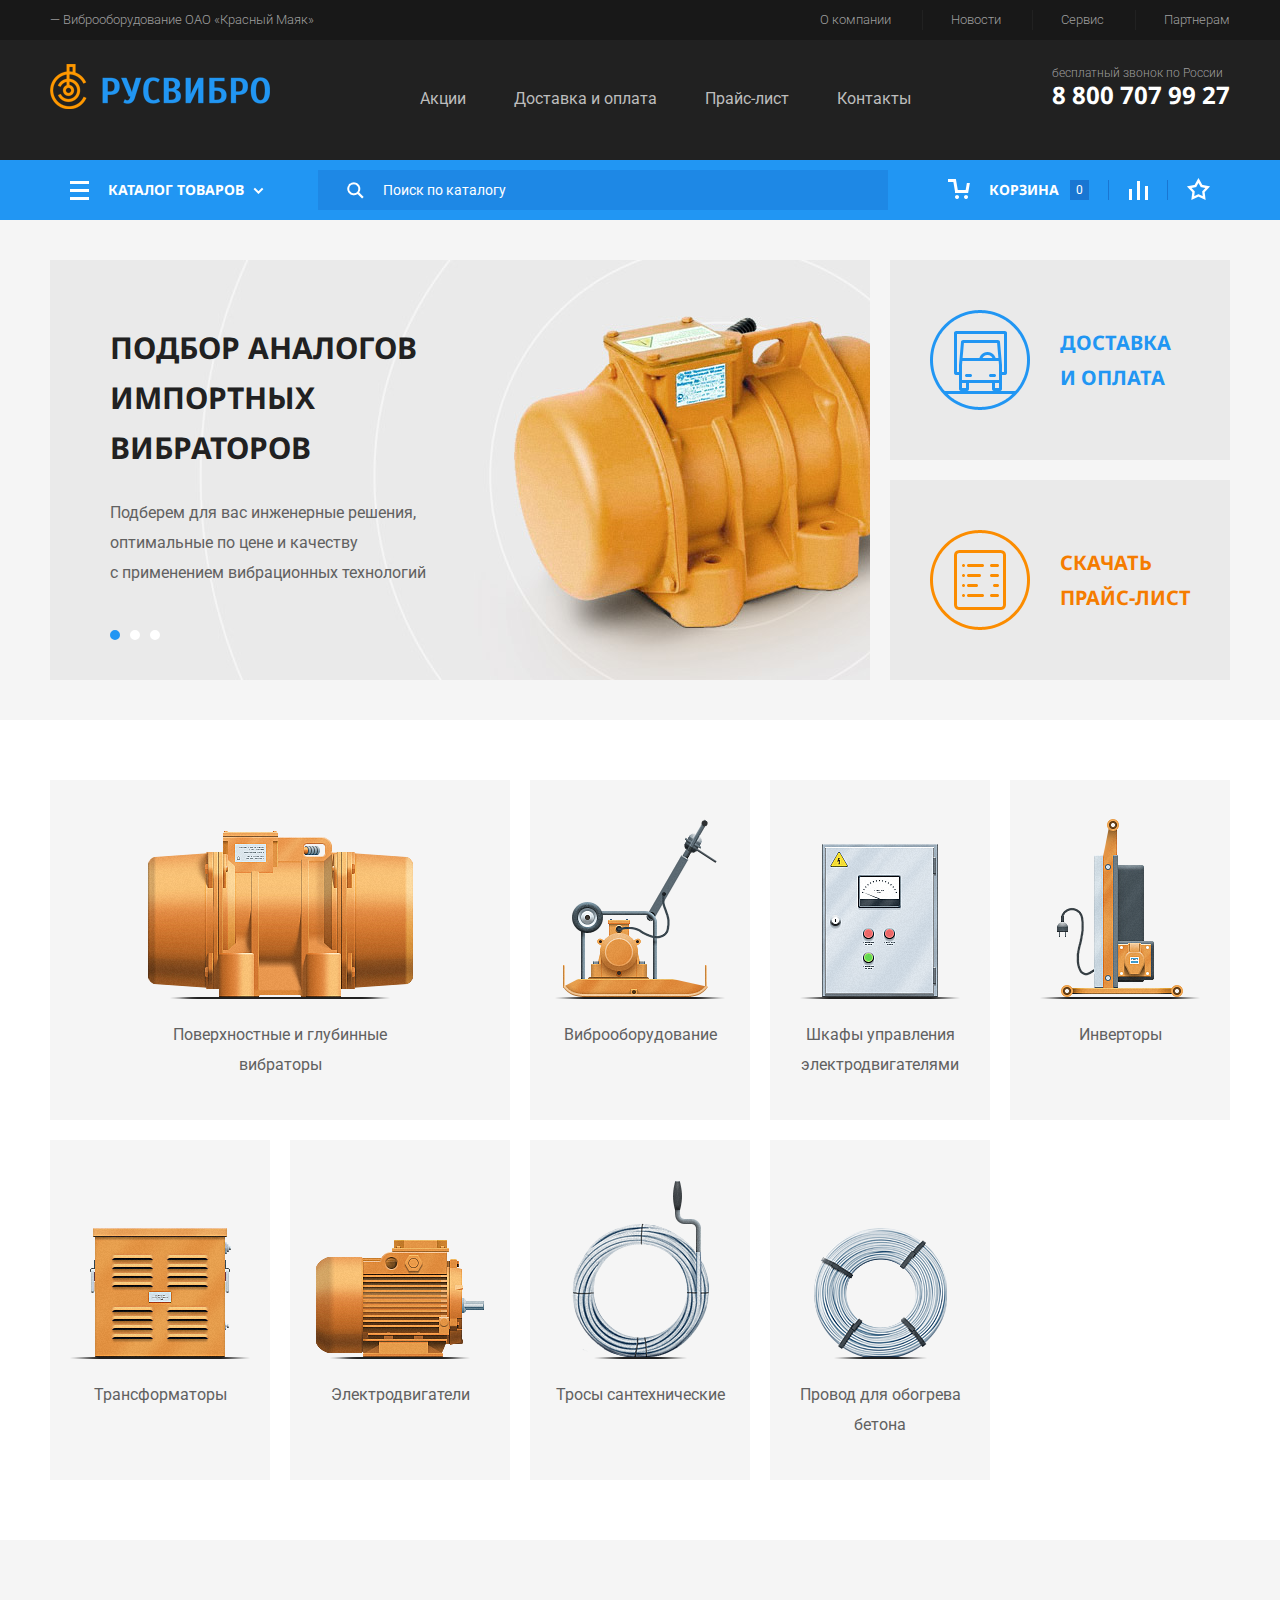
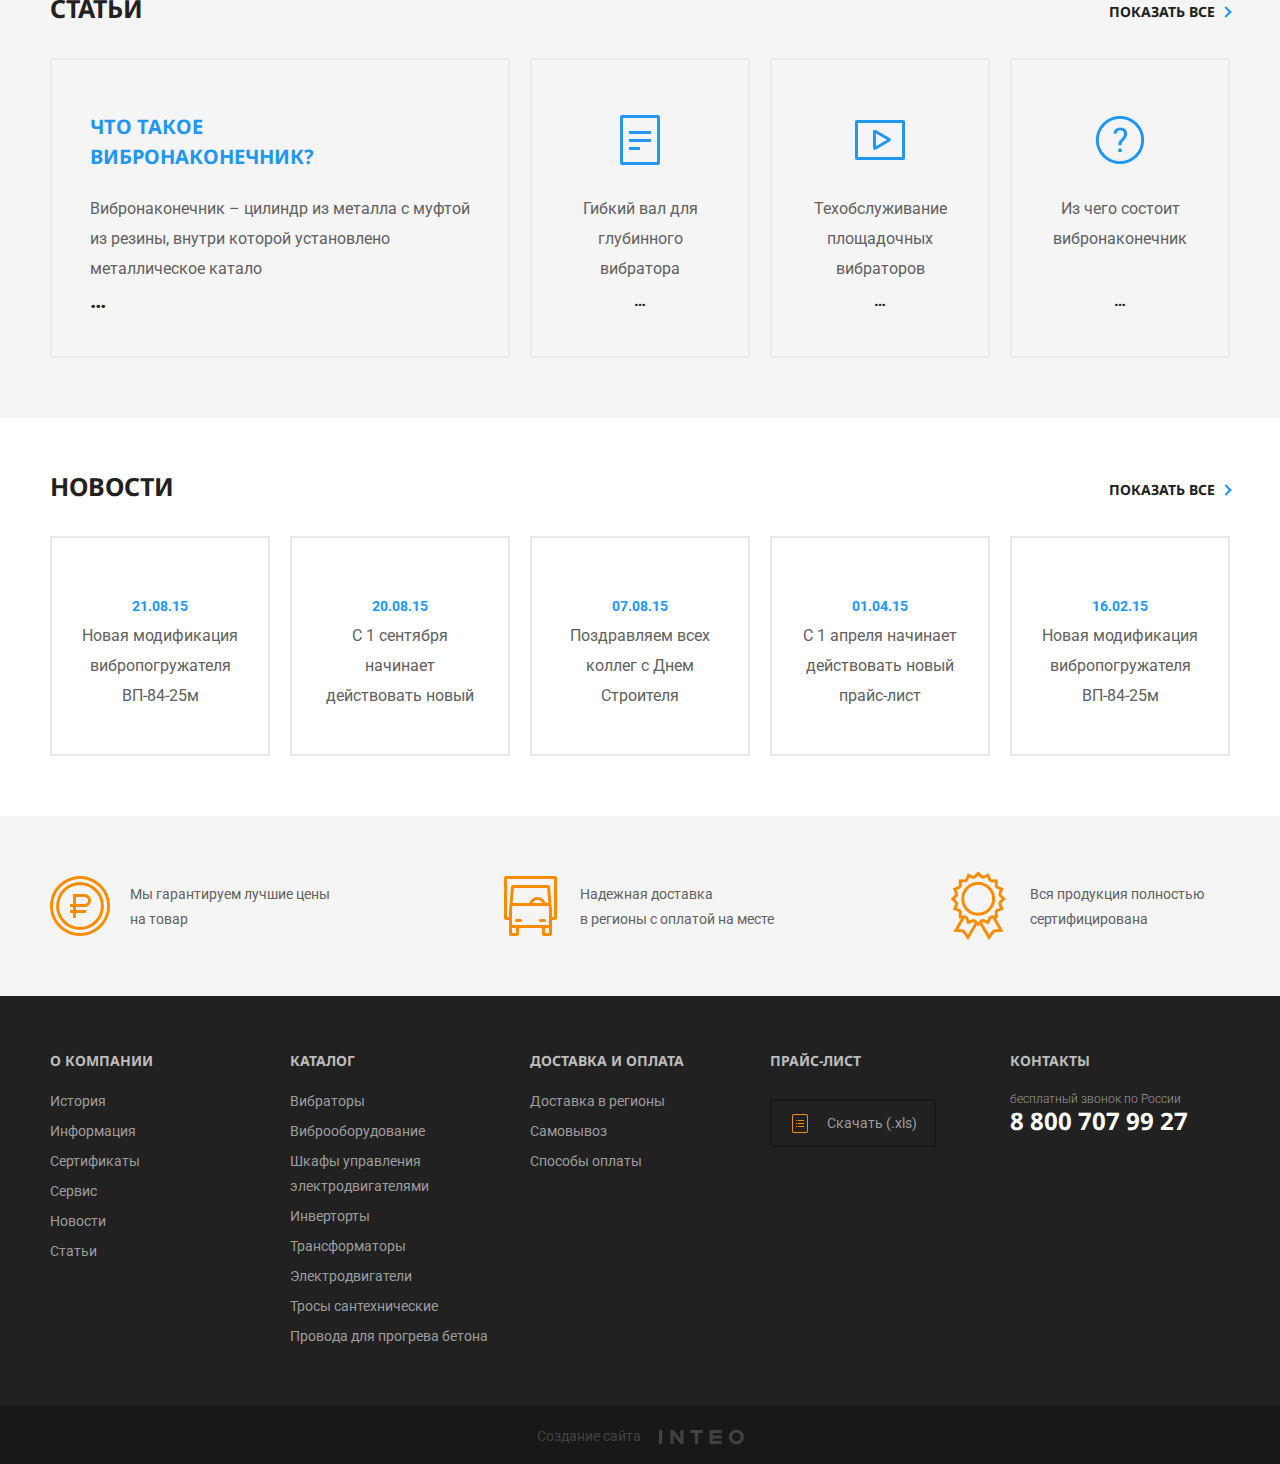
<file: index.html>
<!DOCTYPE html>
<html lang="ru">
  <head>
    <meta charset="utf-8">
    <meta http-equiv="X-UA-Compatible" content="IE=edge">
    <meta name="viewport" content="width=device-width, initial-scale=1">
    <meta name="description" content="">
    <meta name="keywords" content="">
    <link rel="icon" href="favicon.ico">
    <title>РусВибро</title>
    <link href='https://fonts.googleapis.com/css?family=Roboto:400,400italic,300,700,700italic&subset=latin,cyrillic' rel='stylesheet' type='text/css'>
    <link href='https://fonts.googleapis.com/css?family=Noto+Sans:400,700&subset=latin,cyrillic' rel='stylesheet' type='text/css'>
    <link href="f/css/flexslider.css" rel="stylesheet">
    <link href="f/fancybox/jquery.fancybox.css" rel="stylesheet">
    <link href="f/css/main.css" rel="stylesheet">
    <script src="f/js/jquery-1.12.0.min.js"></script>
    <!-- HTML5 shim and Respond.js for IE8 support of HTML5 elements and media queries -->
    <!--[if lt IE 9]>
      <script src="https://oss.maxcdn.com/html5shiv/3.7.2/html5shiv.min.js"></script>
      <script src="https://oss.maxcdn.com/respond/1.4.2/respond.min.js"></script>
    <![endif]-->
    <script src="f/js/jquery.equalizer.min.js"></script>
    <script src="f/js/jquery.flexslider-min.js"></script>
    <script src="f/fancybox/jquery.fancybox.pack.js"></script>
    <script src="f/js/common.js"></script>
    <script>
    $(window).load(function() {
  $('.flexslider').flexslider({
    animation: "fade",
    slideshowSpeed: 5000
  });
});</script>
  </head>
  <body>
  <div id="page-wrapper">
    <div id="header">
    <div class="top-menu">
      <div class="container">
        <div class="row">
          <div class="col-md-20">
            <div class="top-menu__intro">— Виброоборудование ОАО «Красный Маяк»</div>
            <ul class="top-menu__links">
              <li><a href="#">О компании</a></li>
              <li><a href="#">Новости</a></li>
              <li><a href="#">Сервис</a></li>
              <li><a href="#">Партнерам</a></li>
            </ul>
          </div>
        </div>
      </div>
    </div>

    <div class="header">
      <div class="container">
        <div class="row">
          <div class="col-md-20">
            <div class="header__logo">
              <a href="/"><img src="f/i/logo.png" alt=""></a>
            </div>
            <div class="header__phone">
              <div class="phone__intro">бесплатный звонок по России</div>
              <div class="phone__num">8 800 707 99 27</div>
            </div>
            <div class="header__menu">
              <ul>
                <li><a href="#">Акции</a></li>
                <li><a href="#">Доставка и оплата</a></li>
                <li><a href="#">Прайс-лист</a></li>
                <li><a href="#">Контакты</a></li>
              </ul>
            </div>
          </div>
        </div>
      </div>
    </div>

    <div class="catalog-menu">
      <div class="container">
        <div class="row">
          <div class="col-md-20">
            <div class="catalog-menu__extra">
              <a class="catalog-menu__extra-item" href="#">
                <i class="icon-cart"></i> Корзина <span class="catalog-menu__cart-counter">0</span>
              </a><a class="catalog-menu__extra-item" href="#">
                <i class="icon-compare"></i>
              </a><a class="catalog-menu__extra-item" href="#">
                <i class="icon-fav"></i>
              </a>
            </div>
            <div class="catalog-menu__button" id="catalog-area">
              <a class="catalog-menu__extra-item" id="all-goods" href="#">
                <i class="icon-ham"></i> Каталог товаров <i class="icon-drop"></i>
              </a>
              <div class="categories">
                <div class="categories__top">
                  <ul class="categories__top-holder">       
                    <li class="category">
                      <a href="/" class="has-children">Вибраторы</a>
                      <div class="categories__sub categories__sub_double">
                        <div class="categories__sub-holder clearfix">
                          <div class="categories__sub-column">
                            <ul>                   
                              <li>
                                <a href="#" class="category-title">Поверхностные вибраторы</a>
                                <ul>                                
                                  <li>
                                    <a href="#">Общего назначения</a>
                                  </li>    
                                  <li>
                                    <a href="#">Общего назначения повышенной надежности</a>
                                  </li>    
                                  <li>
                                    <a href="#">Общего назначения высокого ресурса</a>
                                  </li>    
                                  <li>
                                    <a href="#">Электромеханические взрывозащищенные</a>
                                  </li>    
                                  <li>
                                    <a href="#">Высокочастотные для опалубки (внешние)</a>
                                  </li>    
                                  <li>
                                    <a href="#">Постоянного тока</a>
                                  </li>    
                                  <li>
                                    <a href="#">Высокочастотные</a>
                                  </li>    
                                  <li>
                                    <a href="#">Общего назначения фланцевые</a>
                                  </li>    
                                  <li>
                                    <a href="#">Для пуансонов</a>
                                  </li>    
                                  <li>
                                    <a href="#">Механические</a>
                                  </li>                      
                                </ul>
                              </li>
                            </ul>
                          </div>
                          <div class="categories__sub-column">
                            <ul>                   
                              <li>
                                <a href="#" class="category-title">Глубинные вибраторы</a>
                                <ul>                                
                                  <li>
                                    <a href="#">Для бетона с гибким валом</a>
                                  </li>    
                                  <li>
                                    <a href="#">Портативные</a>
                                  </li>    
                                  <li>
                                    <a href="#">Со встроенным электродвигателем</a>
                                  </li>    
                                  <li>
                                    <a href="#">Навесные</a>
                                  </li>    
                                  <li>
                                    <a href="#">Комплектующие</a>
                                  </li>                      
                                </ul>
                              </li>
                            </ul>
                          </div>
                        </div>
                      </div>
                    </li>   
                    <li class="category">
                      <a href="#" class="has-children">Вибраторы</a>
                      <div class="categories__sub">
                        <div class="categories__sub-holder clearfix">
                          <div class="categories__sub-column">
                            <ul>                   
                              <li>
                                <a href="#" class="category-title">Поверхностные вибраторы</a>
                                <ul>                                
                                  <li>
                                    <a href="#">Для бетона с гибким валом</a>
                                  </li>    
                                  <li>
                                    <a href="#">Портативные</a>
                                  </li>    
                                  <li>
                                    <a href="#">Со встроенным электродвигателем</a>
                                  </li>    
                                  <li>
                                    <a href="#">Навесные</a>
                                  </li>    
                                  <li>
                                    <a href="#">Комплектующие</a>
                                  </li>                      
                                </ul>
                              </li>
                            </ul>
                          </div>
                        </div>
                      </div>
                    </li>
                    <li class="category">
                      <a href="#">Виброоборудование</a>
                    </li>
                    <li class="category">
                      <a href="#">Шкафы управления электродвигателями</a>
                    </li>
                    <li class="category">
                      <a href="#">Инверторы</a>
                    </li>
                    <li class="category">
                      <a href="#">Трансформаторы</a>
                    </li>
                    <li class="category">
                      <a href="#">Электродвигатели</a>
                    </li>
                    <li class="category">
                      <a href="#">Тросы сантехнические</a>
                    </li>
                    <li class="category">
                      <a href="#">Провод для прогрева бетона</a>
                    </li>
                  </ul>
                </div>
              </div>
            </div>
            <div class="catalog-menu__search">
              <div id="search"><form action="" method="get"><input type="text" class="catalog-menu__search-input" placeholder="Поиск по каталогу"><button class="catalog-menu__search-button" type="submit"><i class="icon-search"></i></button></form></div>
            </div>
          </div>
        </div>
      </div>
    </div>
    </div>
    <div class="intro">
      <div class="container">
        <div class="row">
          <div class="intro__holder">
            <div class="col-md-14">
              <div class="intro__block intro__block_big">
                <div class="intro__slides flexslider">
                  <ul class="slides">
    <li><div class="intro__slides-item"><div class="clearfix">
                    <img src="f/i/intro-1.jpg" alt="" class="intro__slides-item-image">
                    <div class="intro__slides-item-text">
                      <p class="intro__slides-item-title">Подбор аналогов импортных вибраторов</p>
                      Подберем для вас инженерные решения, оптимальные по цене и качеству с&nbsp;применением вибрационных технологий
                    </div></div>
                  </div></li>
                  <li><div class="intro__slides-item"><div class="clearfix">
                    <img src="f/i/intro-1.jpg" alt="" class="intro__slides-item-image">
                    <div class="intro__slides-item-text">
                      <p class="intro__slides-item-title">Подбор аналогов импортных вибраторов</p>
                      Подберем для вас инженерные решения, оптимальные по цене и качеству с&nbsp;применением вибрационных технологий2
                    </div></div>
                  </div></li>
                  <li><div class="intro__slides-item"><div class="clearfix">
                    <img src="f/i/intro-1.jpg" alt="" class="intro__slides-item-image">
                    <div class="intro__slides-item-text">
                      <p class="intro__slides-item-title">Подбор аналогов импортных вибраторов</p>
                      Подберем для вас инженерные решения, оптимальные по цене и качеству с&nbsp;применением вибрационных технологий3
                    </div></div>
                  </div></li></ul>
                </div>
              </div>
            </div>
            <div class="col-md-6 col-sm-10">
              <div class="intro__block">
                <a href="#" class="intro__block-button intro__block-button_delivery">
                  <span class="intro__block-button-text">
                    <span class="intro__block-button-text-holder">Доставка и&nbsp;оплата</span>
                  </span>
                </a>
              </div>
            </div>
            <div class="col-md-6 col-sm-10">
              <div class="intro__block">
                <a href="#" class="intro__block-button intro__block-button_price">
                  <span class="intro__block-button-text">
                    <span class="intro__block-button-text-holder">Скачать прайс-лист</span>
                  </span>
                </a>
              </div>
            </div>
          </div>
        </div>
      </div>
    </div>
    <div class="main-groups">
      <div class="container clearfix">
        <div class="row">
          <div class="col-lg-8 col-md-10">
            <div class="main-groups__item main-groups__item_big">
              <a href="#">
                <span class="main-groups__item-image"><img src="f/i/cat-1.png" alt=""></span>
                <span class="main-groups__item-title">Поверхностные и&nbsp;глубинные вибраторы</span>
              </a>
            </div>
          </div>
          <div class="col-lg-4 col-md-5 col-sm-10">
            <div class="main-groups__item">
              <a href="#">
                <span class="main-groups__item-image"><img src="f/i/cat-2.png" alt=""></span>
                <span class="main-groups__item-title">Виброоборудование</span>
              </a>
            </div>
          </div>
          <div class="col-lg-4 col-md-5 col-sm-10">
            <div class="main-groups__item">
              <a href="#">
                <span class="main-groups__item-image"><img src="f/i/cat-3.png" alt=""></span>
                <span class="main-groups__item-title">Шкафы управления электродвигателями</span>
              </a>
            </div>
          </div>
          <div class="col-lg-4 col-md-5 col-sm-10">
            <div class="main-groups__item">
              <a href="#">
                <span class="main-groups__item-image"><img src="f/i/cat-4.png" alt=""></span>
                <span class="main-groups__item-title">Инверторы</span>
              </a>
            </div>
          </div>
          <div class="col-lg-4 col-md-5 col-sm-10">
            <div class="main-groups__item">
              <a href="#">
                <span class="main-groups__item-image"><img src="f/i/cat-5.png" alt=""></span>
                <span class="main-groups__item-title">Трансформаторы</span>
              </a>
            </div>
          </div>
          <div class="col-lg-4 col-md-5 col-sm-10">
            <div class="main-groups__item">
              <a href="#">
                <span class="main-groups__item-image"><img src="f/i/cat-6.png" alt=""></span>
                <span class="main-groups__item-title">Электродвигатели</span>
              </a>
            </div>
          </div>
          <div class="col-lg-4 col-md-5 col-sm-10">
            <div class="main-groups__item">
              <a href="#">
                <span class="main-groups__item-image"><img src="f/i/cat-7.png" alt=""></span>
                <span class="main-groups__item-title">Тросы сантехнические</span>
              </a>
            </div>
          </div>
          <div class="col-lg-4 col-md-5 col-sm-10">
            <div class="main-groups__item">
              <a href="#">
                <span class="main-groups__item-image"><img src="f/i/cat-8.png" alt=""></span>
                <span class="main-groups__item-title">Провод для обогрева бетона</span>
              </a>
            </div>
          </div>
        </div>
      </div>
    </div>
    <div class="block block_invert">
      <div class="container clearfix">
        <div class="row">
          <div class="col-md-20">
            <div class="block__link"><a href="#">Показать все</a></div>
            <div class="block__title">Статьи</div>
          </div>
        </div>  
        <div class="row">
          <div class="articles">
            <div class="col-lg-8 col-md-10 col-sm-66">
              <div class="articles__item articles__item_big">
                <a href="#">
                  <span class="articles__item-title">Что такое вибронаконечник?</span>
                  <span class="articles__item-text">Вибронаконечник – цилиндр из металла с муфтой из резины, внутри которой установлено металлическое катало</span>
                </a>
              </div>
            </div>
            <div class="col-lg-4 col-md-5 col-sm-33 hidden-xs">
              <div class="articles__item">
                <a href="#">
                  <span class="articles__item-title"><i class="icon-list"></i></span>
                  <span class="articles__item-text">Гибкий вал для глубинного вибратора</span>
                </a>
              </div>
            </div>
            <div class="col-lg-4 col-md-5 col-sm-33 hidden-sm hidden-xs">
              <div class="articles__item">
                <a href="#">
                  <span class="articles__item-title"><i class="icon-video"></i></span>
                  <span class="articles__item-text">Техобслуживание площадочных вибраторов</span>
                </a>
              </div>
            </div>
            <div class="col-lg-4 col-md-5 col-sm-33 hidden-md hidden-sm hidden-xs">
              <div class="articles__item">
                <a href="#">
                  <span class="articles__item-title"><i class="icon-question"></i></span>
                  <span class="articles__item-text">Из чего состоит вибронаконечник</span>
                </a>
              </div>
            </div>
          </div>
        </div>
      </div>
    </div>
    <div class="block">
      <div class="container clearfix">
        <div class="row">
          <div class="col-md-20">
            <div class="block__link"><a href="#">Показать все</a></div>
            <div class="block__title">Новости</div>
          </div>
        </div>
        <div class="row">
          <div class="news">
            <div class="col-lg-4 col-md-5 col-sm-33">
              <div class="news__item">
                <a href="#">
                  <span class="news__item-title">21.08.15</span>
                  <span class="news__item-text">Новая модификация вибропогружателя ВП-84-25м</span>
                </a>
              </div>
            </div>
            <div class="col-lg-4 col-md-5 col-sm-33 hidden-xs">
              <div class="news__item">
                <a href="#">
                  <span class="news__item-title">20.08.15</span>
                  <span class="news__item-text">С 1 сентября начинает действовать новый прайс-лист</span>
                </a>
              </div>
            </div>
            <div class="col-lg-4 col-md-5 col-sm-33 hidden-xs">
              <div class="news__item">
                <a href="#">
                  <span class="news__item-title">07.08.15</span>
                  <span class="news__item-text">Поздравляем всех коллег с Днем Строителя</span>
                </a>
              </div>
            </div>
            <div class="col-lg-4 col-md-5 col-sm-33 hidden-sm hidden-xs">
              <div class="news__item">
                <a href="#">
                  <span class="news__item-title">01.04.15</span>
                  <span class="news__item-text">С 1 апреля начинает действовать новый прайс-лист</span>
                </a>
              </div>
            </div>
            <div class="col-lg-4 col-md-5 col-sm-33 hidden-md hidden-sm hidden-xs">
              <div class="news__item">
                <a href="#">
                  <span class="news__item-title">16.02.15</span>
                  <span class="news__item-text">Новая модификация вибропогружателя ВП-84-25м</span>
                </a>
              </div>
            </div>
          </div>
        </div>
      </div>
    </div>
    <div class="extra-block">
      <div class="container">
        <div class="row">
          <div class="col-md-20">
            <div class="extra-block__holder">
              <div class="extra-block__item extra-block__item_price">Мы гарантируем лучшие цены на&nbsp;товар</div>
              <div class="extra-block__item extra-block__item_delivery">Надежная доставка в&nbsp;регионы с&nbsp;оплатой на&nbsp;месте</div>
              <div class="extra-block__item extra-block__item_cert">Вся продукция полностью сертифицирована</div>
              <span class="extra-block__stretch"></span>
            </div>
          </div>
        </div>
      </div>
    </div>
    <div class="footer">
      <div class="container">
        <div class="row">
          <div class="col-md-4 col-sm-33">
            <div class="footer__column">
              <ul>
                <li><a href="#">О компании</a>
                  <ul>
                    <li><a href="#">История</a></li>
                    <li><a href="#">Информация</a></li>
                    <li><a href="#">Сертификаты</a></li>
                    <li><a href="#">Сервис</a></li>
                    <li><a href="#">Новости</a></li>
                    <li><a href="#">Статьи</a></li>
                  </ul>
                </li>
              </ul>
            </div>
          </div>
          <div class="col-md-4 col-sm-33">
            <div class="footer__column">
              <ul>
                <li><a href="#">Каталог</a>
                  <ul>
                    <li><a href="#">Вибраторы</a></li>
                    <li><a href="#">Виброоборудование</a></li>
                    <li><a href="#">Шкафы управления электродвигателями</a></li>
                    <li><a href="#">Инверторты</a></li>
                    <li><a href="#">Трансформаторы</a></li>
                    <li><a href="#">Электродвигатели</a></li>
                    <li><a href="#">Тросы сантехнические</a></li>
                    <li><a href="#">Провода для прогрева бетона</a></li>
                  </ul>
                </li>
              </ul>
            </div>
          </div>
          <div class="col-md-4 col-sm-33">
            <div class="footer__column">
              <ul>
                <li><a href="#">Доставка и оплата</a>
                  <ul>
                    <li><a href="#">Доставка в регионы</a></li>
                    <li><a href="#">Самовывоз</a></li>
                    <li><a href="#">Способы оплаты</a></li>
                  </ul>
                </li>
              </ul>
            </div>
          </div>
          <div class="col-md-4 col-sm-33">
            <div class="footer__column">
              <ul>
                <li><a href="#">Прайс-лист</a>
                  <ul>
                    <li>
                      <a class="btn" href="#"><i class="icon-document"></i> Скачать (.xls)</a>
                    </li>
                  </ul>
                </li>
              </ul>
            </div>
          </div>
          <div class="col-md-4 col-sm-33">
            <div class="footer__column">
              <ul>
                <li><a href="#">Контакты</a>
                  <ul>
                    <li>
                      <div class="phone__intro">бесплатный звонок по России</div>
                      <div class="phone__num">8 800 707 99 27</div></li>
                  </ul>
                </li>
              </ul>
            </div>
          </div>
        </div>
      </div>
    </div>
    <div class="developer">
      Создание сайта <a href="http://inteo-s.ru/" rel="external"><i class="icon-inteo"></i></a>
    </div>
    </div>
  </body>
</html>
</file>
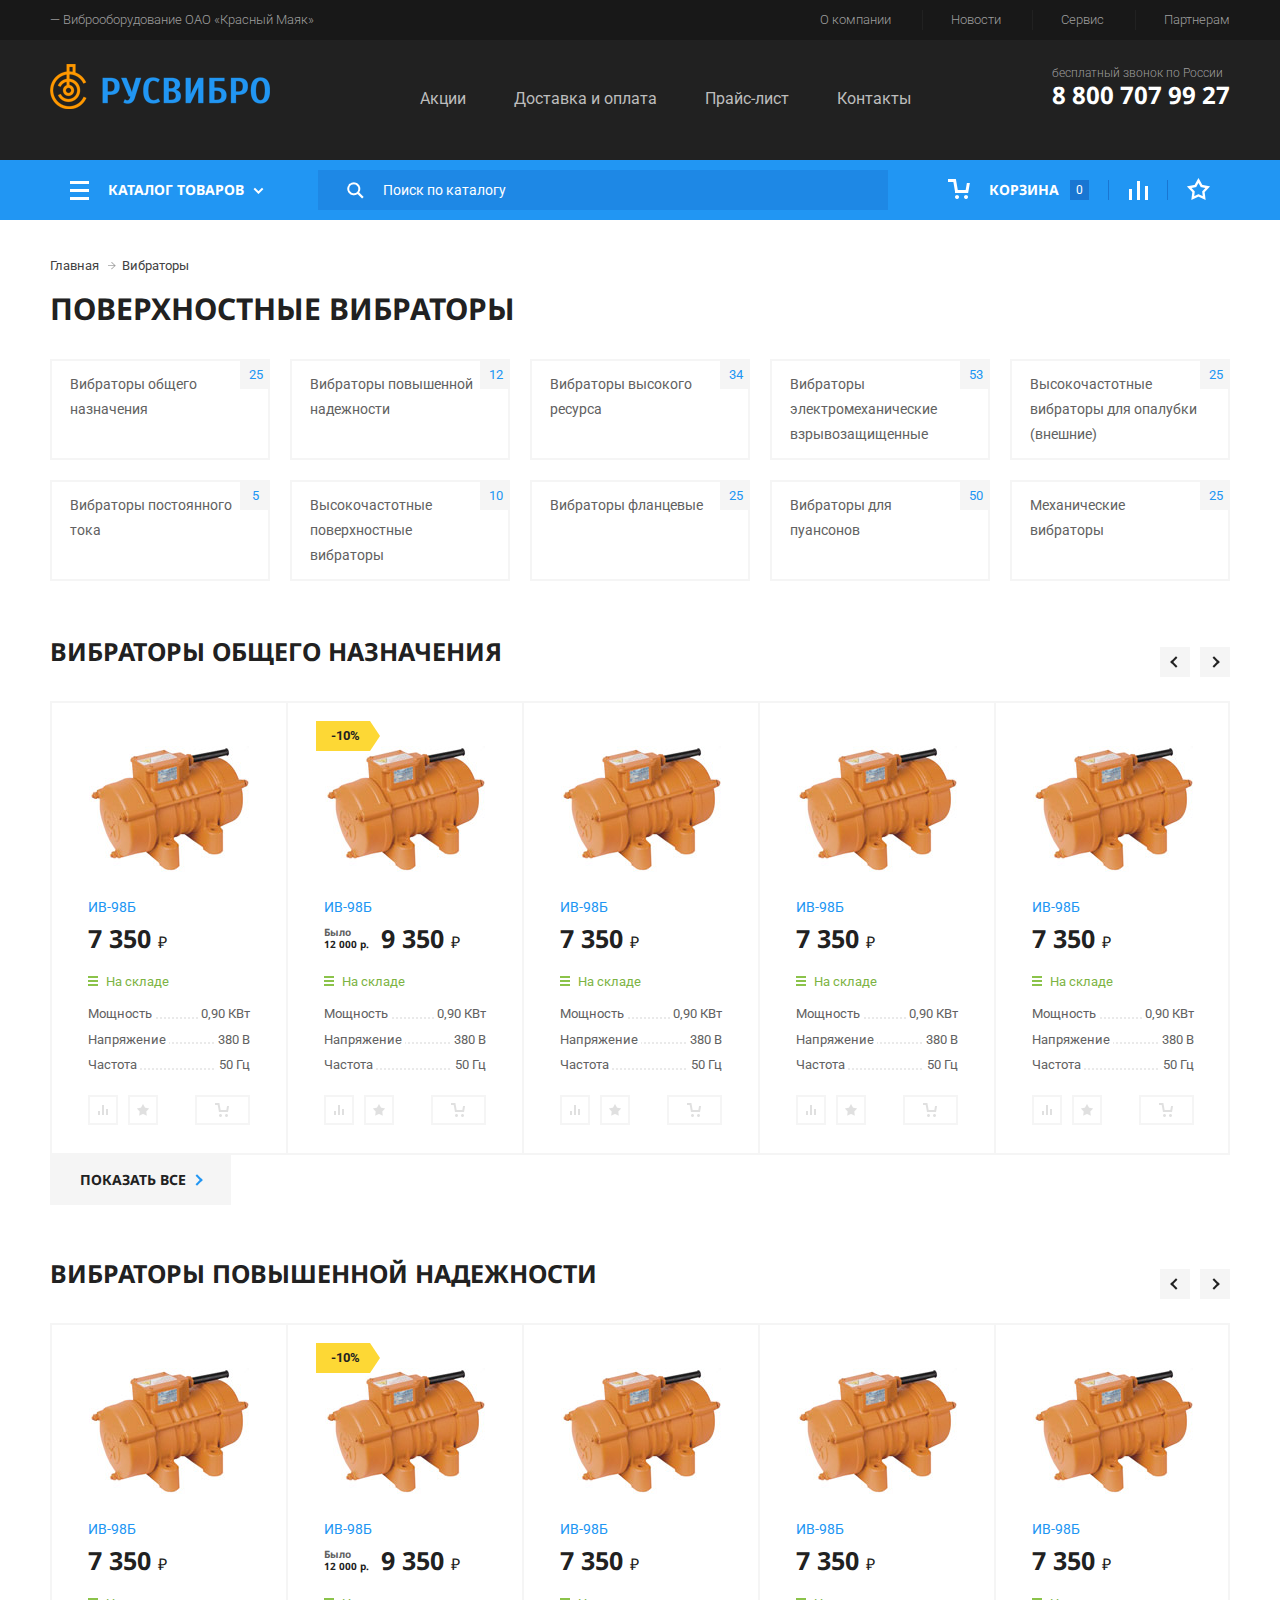
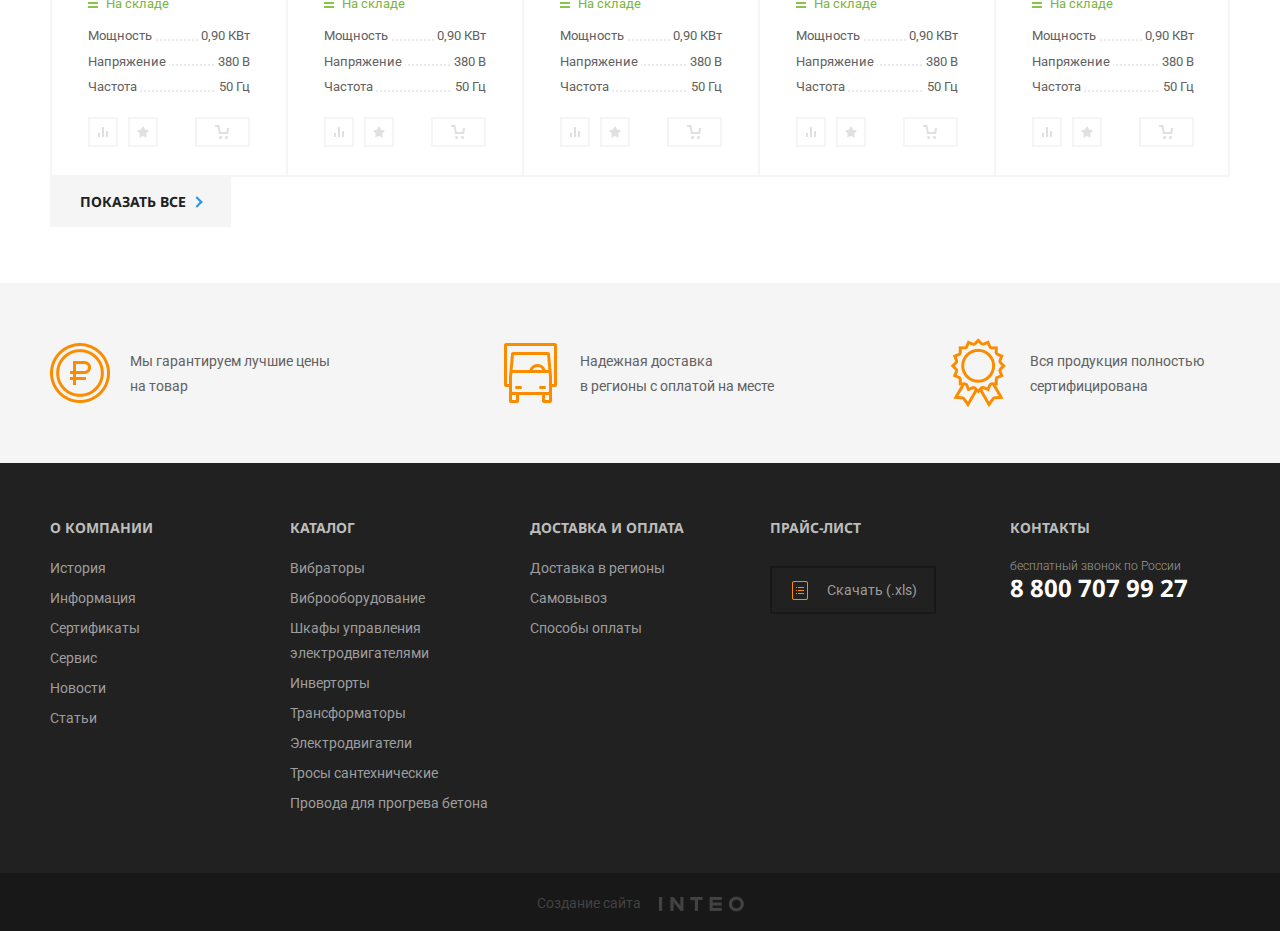
<file: index2.html>
<!DOCTYPE html>
<html lang="ru">
  <head>
    <meta charset="utf-8">
    <meta http-equiv="X-UA-Compatible" content="IE=edge">
    <meta name="viewport" content="width=device-width, initial-scale=1">
    <meta name="description" content="">
    <meta name="keywords" content="">
    <link rel="icon" href="favicon.ico">
    <title>РусВибро</title>
    <link href='https://fonts.googleapis.com/css?family=Roboto:400,400italic,300,700,700italic&subset=latin,cyrillic' rel='stylesheet' type='text/css'>
    <link href='https://fonts.googleapis.com/css?family=Noto+Sans:400,700&subset=latin,cyrillic' rel='stylesheet' type='text/css'>
    <link href="f/css/flexslider.css" rel="stylesheet">
    <link href="f/fancybox/jquery.fancybox.css" rel="stylesheet">
    <link href="f/css/main.css" rel="stylesheet">
    <script src="f/js/jquery-1.12.0.min.js"></script>
    <!-- HTML5 shim and Respond.js for IE8 support of HTML5 elements and media queries -->
    <!--[if lt IE 9]>
      <script src="https://oss.maxcdn.com/html5shiv/3.7.2/html5shiv.min.js"></script>
      <script src="https://oss.maxcdn.com/respond/1.4.2/respond.min.js"></script>
    <![endif]-->
    <script src="f/js/jquery.equalizer.min.js"></script>
    <script src="f/js/jquery.flexslider-min.js"></script>
    <script src="f/fancybox/jquery.fancybox.pack.js"></script>
    <script src="f/js/common.js"></script>
    <script>
    $(window).load(function() {
  $('.flexslider').flexslider({
    animation: "fade",
    slideshowSpeed: 5000
  });
});</script>
  </head>
  <body>
  <div id="page-wrapper">
    <div id="header">
    <div class="top-menu">
      <div class="container">
        <div class="row">
          <div class="col-md-20">
            <div class="top-menu__intro">— Виброоборудование ОАО «Красный Маяк»</div>
            <ul class="top-menu__links">
              <li><a href="#">О компании</a></li>
              <li><a href="#">Новости</a></li>
              <li><a href="#">Сервис</a></li>
              <li><a href="#">Партнерам</a></li>
            </ul>
          </div>
        </div>
      </div>
    </div>

    <div class="header">
      <div class="container">
        <div class="row">
          <div class="col-md-20">
            <div class="header__logo">
              <a href="/"><img src="f/i/logo.png" alt=""></a>
            </div>
            <div class="header__phone">
              <div class="phone__intro">бесплатный звонок по России</div>
              <div class="phone__num">8 800 707 99 27</div>
            </div>
            <div class="header__menu">
              <ul>
                <li><a href="#">Акции</a></li>
                <li><a href="#">Доставка и оплата</a></li>
                <li><a href="#">Прайс-лист</a></li>
                <li><a href="#">Контакты</a></li>
              </ul>
            </div>
          </div>
        </div>
      </div>
    </div>

    <div class="catalog-menu">
      <div class="container">
        <div class="row">
          <div class="col-md-20">
            <div class="catalog-menu__extra">
              <a class="catalog-menu__extra-item" href="#">
                <i class="icon-cart"></i> Корзина <span class="catalog-menu__cart-counter">0</span>
              </a><a class="catalog-menu__extra-item" href="#">
                <i class="icon-compare"></i>
              </a><a class="catalog-menu__extra-item" href="#">
                <i class="icon-fav"></i>
              </a>
            </div>
            <div class="catalog-menu__button" id="catalog-area">
              <a class="catalog-menu__extra-item" id="all-goods" href="#">
                <i class="icon-ham"></i> Каталог товаров <i class="icon-drop"></i>
              </a>
              <div class="categories">
                <div class="categories__top">
                  <ul class="categories__top-holder">       
                    <li class="category">
                      <a href="/" class="has-children">Вибраторы</a>
                      <div class="categories__sub categories__sub_double">
                        <div class="categories__sub-holder clearfix">
                          <div class="categories__sub-column">
                            <ul>                   
                              <li>
                                <a href="#" class="category-title">Поверхностные вибраторы</a>
                                <ul>                                
                                  <li>
                                    <a href="#">Общего назначения</a>
                                  </li>    
                                  <li>
                                    <a href="#">Общего назначения повышенной надежности</a>
                                  </li>    
                                  <li>
                                    <a href="#">Общего назначения высокого ресурса</a>
                                  </li>    
                                  <li>
                                    <a href="#">Электромеханические взрывозащищенные</a>
                                  </li>    
                                  <li>
                                    <a href="#">Высокочастотные для опалубки (внешние)</a>
                                  </li>    
                                  <li>
                                    <a href="#">Постоянного тока</a>
                                  </li>    
                                  <li>
                                    <a href="#">Высокочастотные</a>
                                  </li>    
                                  <li>
                                    <a href="#">Общего назначения фланцевые</a>
                                  </li>    
                                  <li>
                                    <a href="#">Для пуансонов</a>
                                  </li>    
                                  <li>
                                    <a href="#">Механические</a>
                                  </li>                      
                                </ul>
                              </li>
                            </ul>
                          </div>
                          <div class="categories__sub-column">
                            <ul>                   
                              <li>
                                <a href="#" class="category-title">Глубинные вибраторы</a>
                                <ul>                                
                                  <li>
                                    <a href="#">Для бетона с гибким валом</a>
                                  </li>    
                                  <li>
                                    <a href="#">Портативные</a>
                                  </li>    
                                  <li>
                                    <a href="#">Со встроенным электродвигателем</a>
                                  </li>    
                                  <li>
                                    <a href="#">Навесные</a>
                                  </li>    
                                  <li>
                                    <a href="#">Комплектующие</a>
                                  </li>                      
                                </ul>
                              </li>
                            </ul>
                          </div>
                        </div>
                      </div>
                    </li>   
                    <li class="category">
                      <a href="#" class="has-children">Вибраторы</a>
                      <div class="categories__sub">
                        <div class="categories__sub-holder clearfix">
                          <div class="categories__sub-column">
                            <ul>                   
                              <li>
                                <a href="#" class="category-title">Поверхностные вибраторы</a>
                                <ul>                                
                                  <li>
                                    <a href="#">Для бетона с гибким валом</a>
                                  </li>    
                                  <li>
                                    <a href="#">Портативные</a>
                                  </li>    
                                  <li>
                                    <a href="#">Со встроенным электродвигателем</a>
                                  </li>    
                                  <li>
                                    <a href="#">Навесные</a>
                                  </li>    
                                  <li>
                                    <a href="#">Комплектующие</a>
                                  </li>                      
                                </ul>
                              </li>
                            </ul>
                          </div>
                        </div>
                      </div>
                    </li>
                    <li class="category">
                      <a href="#">Виброоборудование</a>
                    </li>
                    <li class="category">
                      <a href="#">Шкафы управления электродвигателями</a>
                    </li>
                    <li class="category">
                      <a href="#">Инверторы</a>
                    </li>
                    <li class="category">
                      <a href="#">Трансформаторы</a>
                    </li>
                    <li class="category">
                      <a href="#">Электродвигатели</a>
                    </li>
                    <li class="category">
                      <a href="#">Тросы сантехнические</a>
                    </li>
                    <li class="category">
                      <a href="#">Провод для прогрева бетона</a>
                    </li>
                  </ul>
                </div>
              </div>
            </div>
            <div class="catalog-menu__search">
              <div id="search"><form action="" method="get"><input type="text" class="catalog-menu__search-input" placeholder="Поиск по каталогу"><button class="catalog-menu__search-button" type="submit"><i class="icon-search"></i></button></form></div>
            </div>
          </div>
        </div>
      </div>
    </div>
    </div>
    <div class="inner">
      <div class="container">
        <div class="row">
          <div class="col-md-20">
            <ol class="breadcrumb">
              <li><a href="#">Главная</a></li>
              <li><a href="#">Вибраторы</a></li>
            </ol>
            <h1>Поверхностные вибраторы</h1>
            <div class="row">
              <div class="col-lg-4 col-md-5 col-sm-33">
                <a href="#" class="catalog-group">Вибраторы общего назначения<span class="catalog-group__count">25</span></a>
              </div>
              <div class="col-lg-4 col-md-5 col-sm-33">
                <a href="#" class="catalog-group">Вибраторы повышенной надежности<span class="catalog-group__count">12</span></a>
              </div>
              <div class="col-lg-4 col-md-5 col-sm-33">
                <a href="#" class="catalog-group">Вибраторы высокого ресурса<span class="catalog-group__count">34</span></a>
              </div>
              <div class="clearfix visible-sm-block"></div>
              <div class="col-lg-4 col-md-5 col-sm-33">
                <a href="#" class="catalog-group">Вибраторы электромеханические взрывозащищенные<span class="catalog-group__count">53</span></a>
              </div>
              <div class="clearfix visible-md-block"></div>
              <div class="col-lg-4 col-md-5 col-sm-33">
                <a href="#" class="catalog-group">Высокочастотные вибраторы для опалубки (внешние)<span class="catalog-group__count">25</span></a>
              </div>
              <div class="clearfix visible-lg-block"></div>
              <div class="col-lg-4 col-md-5 col-sm-33">
                <a href="#" class="catalog-group">Вибраторы постоянного тока<span class="catalog-group__count">5</span></a>
              </div>
              <div class="clearfix visible-sm-block"></div>
              <div class="col-lg-4 col-md-5 col-sm-33">
                <a href="#" class="catalog-group">Высокочастотные поверхностные вибраторы<span class="catalog-group__count">10</span></a>
              </div>
              <div class="col-lg-4 col-md-5 col-sm-33">
                <a href="#" class="catalog-group">Вибраторы фланцевые<span class="catalog-group__count">25</span></a>
              </div>
              <div class="clearfix visible-md-block"></div>
              <div class="col-lg-4 col-md-5 col-sm-33">
                <a href="#" class="catalog-group">Вибраторы для пуансонов<span class="catalog-group__count">50</span></a>
              </div>
              <div class="col-lg-4 col-md-5 col-sm-33">
                <a href="#" class="catalog-group">Механические вибраторы<span class="catalog-group__count">25</span></a>
              </div>
            </div>
<script>
$(document).ready(function() {
  $('#group1').flexslider({
    animation: "slide",
    animationLoop: true,
    itemWidth: 234,
    itemMargin: 2,
    slideshow: false,
    start: function(){
      $('#group1').equalizer({
        columns: '.catalog-item'
      });
    }
  });
});
</script>
            <div class="catalog-group-preview">
            <h2 class="carousel__title"><a href="#">Вибраторы общего назначения</a></h2>
            <div class="flexslider carousel catalog-items clear" id="group1">
              <ul class="slides">
                <li>
                  <div class="catalog-item" data-href="#">
                    <div class="catalog-item__image">
                      <img src="f/i/cat1.jpg" alt="">
                    </div> 
                    <div class="catalog-item__content">
                      <a href="#"><span class="catalog-item__title">ИВ-98Б</span></a>
                      <div class="catalog-item__price">7 350 <span class="rub">₽</span></div>
                      <div class="catalog-item__warehouse catalog-item__warehouse_yes"><i class="icon-warehouse-yes"></i> На складе</div>
                      <dl class="catalog-item__char clearfix"><dt>Мощность</dt><dd>0,90 КВт</dd></dl>
                      <dl class="catalog-item__char clearfix"><dt>Напряжение</dt><dd>380 В</dd></dl>
                      <dl class="catalog-item__char clearfix"><dt>Частота</dt><dd>50 Гц</dd></dl>
                      <div class="catalog-item__actions"><a href="#" class="btn btn-default btn-xs"><i class="icon-compare-small"></i></a><a href="#" class="btn btn-default btn-xs"><i class="icon-fav-small"></i></a></div>
                    </div>
                    <div class="catalog-item__cart-counter"><span class="minus"></span><input type="number" value="1"><span class="plus"></span></div>
                    <div class="catalog-item__cart"><a href="#" class="btn btn-default btn-xs"><i class="icon-cart-small"></i></a></div>
                  </div>
                </li>
                                <li>
                  <div class="catalog-item" data-href="#">
                    <div class="catalog-item__image">
                      <img src="f/i/cat1.jpg" alt="">
                    </div> 
                    <div class="catalog-item__content">
                      <a href="#"><span class="catalog-item__title">ИВ-98Б</span></a>
                      <div class="catalog-item__price"><span class="catalog-item__price-old">Было<br><b>12 000 р.</b></span> 9 350 <span class="rub">₽</span></div>
                      <div class="catalog-item__warehouse catalog-item__warehouse_yes"><i class="icon-warehouse-yes"></i> На складе</div>
                      <dl class="catalog-item__char clearfix"><dt>Мощность</dt><dd>0,90 КВт</dd></dl>
                      <dl class="catalog-item__char clearfix"><dt>Напряжение</dt><dd>380 В</dd></dl>
                      <dl class="catalog-item__char clearfix"><dt>Частота</dt><dd>50 Гц</dd></dl>
                      <div class="catalog-item__actions"><a href="#" class="btn btn-default btn-xs"><i class="icon-compare-small"></i></a><a href="#" class="btn btn-default btn-xs"><i class="icon-fav-small"></i></a></div>
                    </div>
                    <div class="catalog-item__cart-counter"><span class="minus"></span><input type="number" value="1"><span class="plus"></span></div>
                    <div class="catalog-item__cart"><a href="#" class="btn btn-default btn-xs"><i class="icon-cart-small"></i></a></div>
                    <div class="catalog-item__labels">
                      <div class="catalog-item__labels-item">
                        <span class="catalog-item__labels-content catalog-item__labels-content_discount">-10%</span>
                      </div>
                    </div>
                  </div>
                </li>
                                <li>
                  <div class="catalog-item" data-href="#">
                    <div class="catalog-item__image">
                      <img src="f/i/cat1.jpg" alt="">
                    </div> 
                    <div class="catalog-item__content">
                      <a href="#"><span class="catalog-item__title">ИВ-98Б</span></a>
                      <div class="catalog-item__price">7 350 <span class="rub">₽</span></div>
                      <div class="catalog-item__warehouse catalog-item__warehouse_yes"><i class="icon-warehouse-yes"></i> На складе</div>
                      <dl class="catalog-item__char clearfix"><dt>Мощность</dt><dd>0,90 КВт</dd></dl>
                      <dl class="catalog-item__char clearfix"><dt>Напряжение</dt><dd>380 В</dd></dl>
                      <dl class="catalog-item__char clearfix"><dt>Частота</dt><dd>50 Гц</dd></dl>
                      <div class="catalog-item__actions"><a href="#" class="btn btn-default btn-xs"><i class="icon-compare-small"></i></a><a href="#" class="btn btn-default btn-xs"><i class="icon-fav-small"></i></a></div>
                    </div>
                    <div class="catalog-item__cart-counter"><span class="minus"></span><input type="number" value="1"><span class="plus"></span></div>
                    <div class="catalog-item__cart"><a href="#" class="btn btn-default btn-xs"><i class="icon-cart-small"></i></a></div>
                  </div>
                </li>
                                <li>
                  <div class="catalog-item" data-href="#">
                    <div class="catalog-item__image">
                      <img src="f/i/cat1.jpg" alt="">
                    </div> 
                    <div class="catalog-item__content">
                      <a href="#"><span class="catalog-item__title">ИВ-98Б</span></a>
                      <div class="catalog-item__price">7 350 <span class="rub">₽</span></div>
                      <div class="catalog-item__warehouse catalog-item__warehouse_yes"><i class="icon-warehouse-yes"></i> На складе</div>
                      <dl class="catalog-item__char clearfix"><dt>Мощность</dt><dd>0,90 КВт</dd></dl>
                      <dl class="catalog-item__char clearfix"><dt>Напряжение</dt><dd>380 В</dd></dl>
                      <dl class="catalog-item__char clearfix"><dt>Частота</dt><dd>50 Гц</dd></dl>
                      <div class="catalog-item__actions"><a href="#" class="btn btn-default btn-xs"><i class="icon-compare-small"></i></a><a href="#" class="btn btn-default btn-xs"><i class="icon-fav-small"></i></a></div>
                    </div>
                    <div class="catalog-item__cart-counter"><span class="minus"></span><input type="number" value="1"><span class="plus"></span></div>
                    <div class="catalog-item__cart"><a href="#" class="btn btn-default btn-xs"><i class="icon-cart-small"></i></a></div>
                  </div>
                </li>
                                <li>
                  <div class="catalog-item" data-href="#">
                    <div class="catalog-item__image">
                      <img src="f/i/cat1.jpg" alt="">
                    </div> 
                    <div class="catalog-item__content">
                      <a href="#"><span class="catalog-item__title">ИВ-98Б</span></a>
                      <div class="catalog-item__price">7 350 <span class="rub">₽</span></div>
                      <div class="catalog-item__warehouse catalog-item__warehouse_yes"><i class="icon-warehouse-yes"></i> На складе</div>
                      <dl class="catalog-item__char clearfix"><dt>Мощность</dt><dd>0,90 КВт</dd></dl>
                      <dl class="catalog-item__char clearfix"><dt>Напряжение</dt><dd>380 В</dd></dl>
                      <dl class="catalog-item__char clearfix"><dt>Частота</dt><dd>50 Гц</dd></dl>
                      <div class="catalog-item__actions"><a href="#" class="btn btn-default btn-xs"><i class="icon-compare-small"></i></a><a href="#" class="btn btn-default btn-xs"><i class="icon-fav-small"></i></a></div>
                    </div>
                    <div class="catalog-item__cart-counter"><span class="minus"></span><input type="number" value="1"><span class="plus"></span></div>
                    <div class="catalog-item__cart"><a href="#" class="btn btn-default btn-xs"><i class="icon-cart-small"></i></a></div>
                  </div>
                </li>
                                <li>
                  <div class="catalog-item" data-href="#">
                    <div class="catalog-item__image">
                      <img src="f/i/cat1.jpg" alt="">
                    </div> 
                    <div class="catalog-item__content">
                      <a href="#"><span class="catalog-item__title">ИВ-98Б</span></a>
                      <div class="catalog-item__price">7 350 <span class="rub">₽</span></div>
                      <div class="catalog-item__warehouse catalog-item__warehouse_yes"><i class="icon-warehouse-yes"></i> На складе</div>
                      <dl class="catalog-item__char clearfix"><dt>Мощность</dt><dd>0,90 КВт</dd></dl>
                      <dl class="catalog-item__char clearfix"><dt>Напряжение</dt><dd>380 В</dd></dl>
                      <dl class="catalog-item__char clearfix"><dt>Частота</dt><dd>50 Гц</dd></dl>
                      <div class="catalog-item__actions"><a href="#" class="btn btn-default btn-xs"><i class="icon-compare-small"></i></a><a href="#" class="btn btn-default btn-xs"><i class="icon-fav-small"></i></a></div>
                    </div>
                    <div class="catalog-item__cart-counter"><span class="minus"></span><input type="number" value="1"><span class="plus"></span></div>
                    <div class="catalog-item__cart"><a href="#" class="btn btn-default btn-xs"><i class="icon-cart-small"></i></a></div>
                  </div>
                </li>
                                <li>
                  <div class="catalog-item" data-href="#">
                    <div class="catalog-item__image">
                      <img src="f/i/cat1.jpg" alt="">
                    </div> 
                    <div class="catalog-item__content">
                      <a href="#"><span class="catalog-item__title">ИВ-98Б</span></a>
                      <div class="catalog-item__price">7 350 <span class="rub">₽</span></div>
                      <div class="catalog-item__warehouse catalog-item__warehouse_yes"><i class="icon-warehouse-yes"></i> На складе</div>
                      <dl class="catalog-item__char clearfix"><dt>Мощность</dt><dd>0,90 КВт</dd></dl>
                      <dl class="catalog-item__char clearfix"><dt>Напряжение</dt><dd>380 В</dd></dl>
                      <dl class="catalog-item__char clearfix"><dt>Частота</dt><dd>50 Гц</dd></dl>
                      <div class="catalog-item__actions"><a href="#" class="btn btn-default btn-xs"><i class="icon-compare-small"></i></a><a href="#" class="btn btn-default btn-xs"><i class="icon-fav-small"></i></a></div>
                    </div>
                    <div class="catalog-item__cart-counter"><span class="minus"></span><input type="number" value="1"><span class="plus"></span></div>
                    <div class="catalog-item__cart"><a href="#" class="btn btn-default btn-xs"><i class="icon-cart-small"></i></a></div>
                  </div>
                </li>
                <li>
                  <div class="catalog-item" data-href="#">
                    <div class="catalog-item__image">
                      <img src="f/i/cat1.jpg" alt="">
                    </div> 
                    <div class="catalog-item__content">
                      <a href="#"><span class="catalog-item__title">ИВ-98Б</span></a>
                      <div class="catalog-item__price">7 350 <span class="rub">₽</span></div>
                      <div class="catalog-item__warehouse catalog-item__warehouse_yes"><i class="icon-warehouse-yes"></i> На складе</div>
                      <dl class="catalog-item__char clearfix"><dt>Мощность</dt><dd>0,90 КВт</dd></dl>
                      <dl class="catalog-item__char clearfix"><dt>Напряжение</dt><dd>380 В</dd></dl>
                      <dl class="catalog-item__char clearfix"><dt>Частота</dt><dd>50 Гц</dd></dl>
                      <div class="catalog-item__actions"><a href="#" class="btn btn-default btn-xs"><i class="icon-compare-small"></i></a><a href="#" class="btn btn-default btn-xs"><i class="icon-fav-small"></i></a></div>
                    </div>
                    <div class="catalog-item__cart-counter"><span class="minus"></span><input type="number" value="1"><span class="plus"></span></div>
                    <div class="catalog-item__cart"><a href="#" class="btn btn-default btn-xs"><i class="icon-cart-small"></i></a></div>
                  </div>
                </li>
                <li>
                  <div class="catalog-item" data-href="#">
                    <div class="catalog-item__image">
                      <img src="f/i/cat1.jpg" alt="">
                    </div> 
                    <div class="catalog-item__content">
                      <a href="#"><span class="catalog-item__title">ИВ-98Б</span></a>
                      <div class="catalog-item__price">7 350 <span class="rub">₽</span></div>
                      <div class="catalog-item__warehouse catalog-item__warehouse_yes"><i class="icon-warehouse-yes"></i> На складе</div>
                      <dl class="catalog-item__char clearfix"><dt>Мощность</dt><dd>0,90 КВт</dd></dl>
                      <dl class="catalog-item__char clearfix"><dt>Напряжение</dt><dd>380 В</dd></dl>
                      <dl class="catalog-item__char clearfix"><dt>Частота</dt><dd>50 Гц</dd></dl>
                      <div class="catalog-item__actions"><a href="#" class="btn btn-default btn-xs"><i class="icon-compare-small"></i></a><a href="#" class="btn btn-default btn-xs"><i class="icon-fav-small"></i></a></div>
                    </div>
                    <div class="catalog-item__cart-counter"><span class="minus"></span><input type="number" value="1"><span class="plus"></span></div>
                    <div class="catalog-item__cart"><a href="#" class="btn btn-default btn-xs"><i class="icon-cart-small"></i></a></div>
                  </div>
                </li>
                <li>
                  <div class="catalog-item" data-href="#">
                    <div class="catalog-item__image">
                      <img src="f/i/cat1.jpg" alt="">
                    </div> 
                    <div class="catalog-item__content">
                      <a href="#"><span class="catalog-item__title">ИВ-98Б</span></a>
                      <div class="catalog-item__price">7 350 <span class="rub">₽</span></div>
                      <div class="catalog-item__warehouse catalog-item__warehouse_yes"><i class="icon-warehouse-yes"></i> На складе</div>
                      <dl class="catalog-item__char clearfix"><dt>Мощность</dt><dd>0,90 КВт</dd></dl>
                      <dl class="catalog-item__char clearfix"><dt>Напряжение</dt><dd>380 В</dd></dl>
                      <dl class="catalog-item__char clearfix"><dt>Частота</dt><dd>50 Гц</dd></dl>
                      <div class="catalog-item__actions"><a href="#" class="btn btn-default btn-xs"><i class="icon-compare-small"></i></a><a href="#" class="btn btn-default btn-xs"><i class="icon-fav-small"></i></a></div>
                    </div>
                    <div class="catalog-item__cart-counter"><span class="minus"></span><input type="number" value="1"><span class="plus"></span></div>
                    <div class="catalog-item__cart"><a href="#" class="btn btn-default btn-xs"><i class="icon-cart-small"></i></a></div>
                  </div>
                </li>
                <li>
                  <div class="catalog-item" data-href="#">
                    <div class="catalog-item__image">
                      <img src="f/i/cat1.jpg" alt="">
                    </div> 
                    <div class="catalog-item__content">
                      <a href="#"><span class="catalog-item__title">ИВ-98Б</span></a>
                      <div class="catalog-item__price">7 350 <span class="rub">₽</span></div>
                      <div class="catalog-item__warehouse catalog-item__warehouse_yes"><i class="icon-warehouse-yes"></i> На складе</div>
                      <dl class="catalog-item__char clearfix"><dt>Мощность</dt><dd>0,90 КВт</dd></dl>
                      <dl class="catalog-item__char clearfix"><dt>Напряжение</dt><dd>380 В</dd></dl>
                      <dl class="catalog-item__char clearfix"><dt>Частота</dt><dd>50 Гц</dd></dl>
                      <div class="catalog-item__actions"><a href="#" class="btn btn-default btn-xs"><i class="icon-compare-small"></i></a><a href="#" class="btn btn-default btn-xs"><i class="icon-fav-small"></i></a></div>
                    </div>
                    <div class="catalog-item__cart-counter"><span class="minus"></span><input type="number" value="1"><span class="plus"></span></div>
                    <div class="catalog-item__cart"><a href="#" class="btn btn-default btn-xs"><i class="icon-cart-small"></i></a></div>
                  </div>
                </li>
              </ul>
            </div>
            <div class="catalog-all"><a href="#"><span>Показать все</span></a></div>
            </div>


<script>
$(document).ready(function() {
  $('#group2').flexslider({
    animation: "slide",
    animationLoop: true,
    itemWidth: 234,
    itemMargin: 2,
    slideshow: false,
    start: function(){
      $('#group2').equalizer({
        columns: '.catalog-item'
      });
    }
  });
});
</script>
            <div class="catalog-group-preview">
            <h2 class="carousel__title"><a href="#">Вибраторы повышенной надежности</a></h2>
            <div class="flexslider carousel catalog-items clear" id="group2">
              <ul class="slides">
                <li>
                  <div class="catalog-item" data-href="#">
                    <div class="catalog-item__image">
                      <img src="f/i/cat1.jpg" alt="">
                    </div> 
                    <div class="catalog-item__content">
                      <a href="#"><span class="catalog-item__title">ИВ-98Б</span></a>
                      <div class="catalog-item__price">7 350 <span class="rub">₽</span></div>
                      <div class="catalog-item__warehouse catalog-item__warehouse_yes"><i class="icon-warehouse-yes"></i> На складе</div>
                      <dl class="catalog-item__char clearfix"><dt>Мощность</dt><dd>0,90 КВт</dd></dl>
                      <dl class="catalog-item__char clearfix"><dt>Напряжение</dt><dd>380 В</dd></dl>
                      <dl class="catalog-item__char clearfix"><dt>Частота</dt><dd>50 Гц</dd></dl>
                      <div class="catalog-item__actions"><a href="#" class="btn btn-default btn-xs"><i class="icon-compare-small"></i></a><a href="#" class="btn btn-default btn-xs"><i class="icon-fav-small"></i></a></div>
                    </div>
                    <div class="catalog-item__cart-counter"><span class="minus"></span><input type="number" value="1"><span class="plus"></span></div>
                    <div class="catalog-item__cart"><a href="#" class="btn btn-default btn-xs"><i class="icon-cart-small"></i></a></div>
                  </div>
                </li>
                                <li>
                  <div class="catalog-item" data-href="#">
                    <div class="catalog-item__image">
                      <img src="f/i/cat1.jpg" alt="">
                    </div> 
                    <div class="catalog-item__content">
                      <a href="#"><span class="catalog-item__title">ИВ-98Б</span></a>
                      <div class="catalog-item__price"><span class="catalog-item__price-old">Было<br><b>12 000 р.</b></span> 9 350 <span class="rub">₽</span></div>
                      <div class="catalog-item__warehouse catalog-item__warehouse_yes"><i class="icon-warehouse-yes"></i> На складе</div>
                      <dl class="catalog-item__char clearfix"><dt>Мощность</dt><dd>0,90 КВт</dd></dl>
                      <dl class="catalog-item__char clearfix"><dt>Напряжение</dt><dd>380 В</dd></dl>
                      <dl class="catalog-item__char clearfix"><dt>Частота</dt><dd>50 Гц</dd></dl>
                      <div class="catalog-item__actions"><a href="#" class="btn btn-default btn-xs"><i class="icon-compare-small"></i></a><a href="#" class="btn btn-default btn-xs"><i class="icon-fav-small"></i></a></div>
                    </div>
                    <div class="catalog-item__cart-counter"><span class="minus"></span><input type="number" value="1"><span class="plus"></span></div>
                    <div class="catalog-item__cart"><a href="#" class="btn btn-default btn-xs"><i class="icon-cart-small"></i></a></div>
                    <div class="catalog-item__labels">
                      <div class="catalog-item__labels-item">
                        <span class="catalog-item__labels-content catalog-item__labels-content_discount">-10%</span>
                      </div>
                    </div>
                  </div>
                </li>
                                <li>
                  <div class="catalog-item" data-href="#">
                    <div class="catalog-item__image">
                      <img src="f/i/cat1.jpg" alt="">
                    </div> 
                    <div class="catalog-item__content">
                      <a href="#"><span class="catalog-item__title">ИВ-98Б</span></a>
                      <div class="catalog-item__price">7 350 <span class="rub">₽</span></div>
                      <div class="catalog-item__warehouse catalog-item__warehouse_yes"><i class="icon-warehouse-yes"></i> На складе</div>
                      <dl class="catalog-item__char clearfix"><dt>Мощность</dt><dd>0,90 КВт</dd></dl>
                      <dl class="catalog-item__char clearfix"><dt>Напряжение</dt><dd>380 В</dd></dl>
                      <dl class="catalog-item__char clearfix"><dt>Частота</dt><dd>50 Гц</dd></dl>
                      <div class="catalog-item__actions"><a href="#" class="btn btn-default btn-xs"><i class="icon-compare-small"></i></a><a href="#" class="btn btn-default btn-xs"><i class="icon-fav-small"></i></a></div>
                    </div>
                    <div class="catalog-item__cart-counter"><span class="minus"></span><input type="number" value="1"><span class="plus"></span></div>
                    <div class="catalog-item__cart"><a href="#" class="btn btn-default btn-xs"><i class="icon-cart-small"></i></a></div>
                  </div>
                </li>
                                <li>
                  <div class="catalog-item" data-href="#">
                    <div class="catalog-item__image">
                      <img src="f/i/cat1.jpg" alt="">
                    </div> 
                    <div class="catalog-item__content">
                      <a href="#"><span class="catalog-item__title">ИВ-98Б</span></a>
                      <div class="catalog-item__price">7 350 <span class="rub">₽</span></div>
                      <div class="catalog-item__warehouse catalog-item__warehouse_yes"><i class="icon-warehouse-yes"></i> На складе</div>
                      <dl class="catalog-item__char clearfix"><dt>Мощность</dt><dd>0,90 КВт</dd></dl>
                      <dl class="catalog-item__char clearfix"><dt>Напряжение</dt><dd>380 В</dd></dl>
                      <dl class="catalog-item__char clearfix"><dt>Частота</dt><dd>50 Гц</dd></dl>
                      <div class="catalog-item__actions"><a href="#" class="btn btn-default btn-xs"><i class="icon-compare-small"></i></a><a href="#" class="btn btn-default btn-xs"><i class="icon-fav-small"></i></a></div>
                    </div>
                    <div class="catalog-item__cart-counter"><span class="minus"></span><input type="number" value="1"><span class="plus"></span></div>
                    <div class="catalog-item__cart"><a href="#" class="btn btn-default btn-xs"><i class="icon-cart-small"></i></a></div>
                  </div>
                </li>
                                <li>
                  <div class="catalog-item" data-href="#">
                    <div class="catalog-item__image">
                      <img src="f/i/cat1.jpg" alt="">
                    </div> 
                    <div class="catalog-item__content">
                      <a href="#"><span class="catalog-item__title">ИВ-98Б</span></a>
                      <div class="catalog-item__price">7 350 <span class="rub">₽</span></div>
                      <div class="catalog-item__warehouse catalog-item__warehouse_yes"><i class="icon-warehouse-yes"></i> На складе</div>
                      <dl class="catalog-item__char clearfix"><dt>Мощность</dt><dd>0,90 КВт</dd></dl>
                      <dl class="catalog-item__char clearfix"><dt>Напряжение</dt><dd>380 В</dd></dl>
                      <dl class="catalog-item__char clearfix"><dt>Частота</dt><dd>50 Гц</dd></dl>
                      <div class="catalog-item__actions"><a href="#" class="btn btn-default btn-xs"><i class="icon-compare-small"></i></a><a href="#" class="btn btn-default btn-xs"><i class="icon-fav-small"></i></a></div>
                    </div>
                    <div class="catalog-item__cart-counter"><span class="minus"></span><input type="number" value="1"><span class="plus"></span></div>
                    <div class="catalog-item__cart"><a href="#" class="btn btn-default btn-xs"><i class="icon-cart-small"></i></a></div>
                  </div>
                </li>
                                <li>
                  <div class="catalog-item" data-href="#">
                    <div class="catalog-item__image">
                      <img src="f/i/cat1.jpg" alt="">
                    </div> 
                    <div class="catalog-item__content">
                      <a href="#"><span class="catalog-item__title">ИВ-98Б</span></a>
                      <div class="catalog-item__price">7 350 <span class="rub">₽</span></div>
                      <div class="catalog-item__warehouse catalog-item__warehouse_yes"><i class="icon-warehouse-yes"></i> На складе</div>
                      <dl class="catalog-item__char clearfix"><dt>Мощность</dt><dd>0,90 КВт</dd></dl>
                      <dl class="catalog-item__char clearfix"><dt>Напряжение</dt><dd>380 В</dd></dl>
                      <dl class="catalog-item__char clearfix"><dt>Частота</dt><dd>50 Гц</dd></dl>
                      <div class="catalog-item__actions"><a href="#" class="btn btn-default btn-xs"><i class="icon-compare-small"></i></a><a href="#" class="btn btn-default btn-xs"><i class="icon-fav-small"></i></a></div>
                    </div>
                    <div class="catalog-item__cart-counter"><span class="minus"></span><input type="number" value="1"><span class="plus"></span></div>
                    <div class="catalog-item__cart"><a href="#" class="btn btn-default btn-xs"><i class="icon-cart-small"></i></a></div>
                  </div>
                </li>
                                <li>
                  <div class="catalog-item" data-href="#">
                    <div class="catalog-item__image">
                      <img src="f/i/cat1.jpg" alt="">
                    </div> 
                    <div class="catalog-item__content">
                      <a href="#"><span class="catalog-item__title">ИВ-98Б</span></a>
                      <div class="catalog-item__price">7 350 <span class="rub">₽</span></div>
                      <div class="catalog-item__warehouse catalog-item__warehouse_yes"><i class="icon-warehouse-yes"></i> На складе</div>
                      <dl class="catalog-item__char clearfix"><dt>Мощность</dt><dd>0,90 КВт</dd></dl>
                      <dl class="catalog-item__char clearfix"><dt>Напряжение</dt><dd>380 В</dd></dl>
                      <dl class="catalog-item__char clearfix"><dt>Частота</dt><dd>50 Гц</dd></dl>
                      <div class="catalog-item__actions"><a href="#" class="btn btn-default btn-xs"><i class="icon-compare-small"></i></a><a href="#" class="btn btn-default btn-xs"><i class="icon-fav-small"></i></a></div>
                    </div>
                    <div class="catalog-item__cart-counter"><span class="minus"></span><input type="number" value="1"><span class="plus"></span></div>
                    <div class="catalog-item__cart"><a href="#" class="btn btn-default btn-xs"><i class="icon-cart-small"></i></a></div>
                  </div>
                </li>
                <li>
                  <div class="catalog-item" data-href="#">
                    <div class="catalog-item__image">
                      <img src="f/i/cat1.jpg" alt="">
                    </div> 
                    <div class="catalog-item__content">
                      <a href="#"><span class="catalog-item__title">ИВ-98Б</span></a>
                      <div class="catalog-item__price">7 350 <span class="rub">₽</span></div>
                      <div class="catalog-item__warehouse catalog-item__warehouse_yes"><i class="icon-warehouse-yes"></i> На складе</div>
                      <dl class="catalog-item__char clearfix"><dt>Мощность</dt><dd>0,90 КВт</dd></dl>
                      <dl class="catalog-item__char clearfix"><dt>Напряжение</dt><dd>380 В</dd></dl>
                      <dl class="catalog-item__char clearfix"><dt>Частота</dt><dd>50 Гц</dd></dl>
                      <div class="catalog-item__actions"><a href="#" class="btn btn-default btn-xs"><i class="icon-compare-small"></i></a><a href="#" class="btn btn-default btn-xs"><i class="icon-fav-small"></i></a></div>
                    </div>
                    <div class="catalog-item__cart-counter"><span class="minus"></span><input type="number" value="1"><span class="plus"></span></div>
                    <div class="catalog-item__cart"><a href="#" class="btn btn-default btn-xs"><i class="icon-cart-small"></i></a></div>
                  </div>
                </li>
                <li>
                  <div class="catalog-item" data-href="#">
                    <div class="catalog-item__image">
                      <img src="f/i/cat1.jpg" alt="">
                    </div> 
                    <div class="catalog-item__content">
                      <a href="#"><span class="catalog-item__title">ИВ-98Б</span></a>
                      <div class="catalog-item__price">7 350 <span class="rub">₽</span></div>
                      <div class="catalog-item__warehouse catalog-item__warehouse_yes"><i class="icon-warehouse-yes"></i> На складе</div>
                      <dl class="catalog-item__char clearfix"><dt>Мощность</dt><dd>0,90 КВт</dd></dl>
                      <dl class="catalog-item__char clearfix"><dt>Напряжение</dt><dd>380 В</dd></dl>
                      <dl class="catalog-item__char clearfix"><dt>Частота</dt><dd>50 Гц</dd></dl>
                      <div class="catalog-item__actions"><a href="#" class="btn btn-default btn-xs"><i class="icon-compare-small"></i></a><a href="#" class="btn btn-default btn-xs"><i class="icon-fav-small"></i></a></div>
                    </div>
                    <div class="catalog-item__cart-counter"><span class="minus"></span><input type="number" value="1"><span class="plus"></span></div>
                    <div class="catalog-item__cart"><a href="#" class="btn btn-default btn-xs"><i class="icon-cart-small"></i></a></div>
                  </div>
                </li>
                <li>
                  <div class="catalog-item" data-href="#">
                    <div class="catalog-item__image">
                      <img src="f/i/cat1.jpg" alt="">
                    </div> 
                    <div class="catalog-item__content">
                      <a href="#"><span class="catalog-item__title">ИВ-98Б</span></a>
                      <div class="catalog-item__price">7 350 <span class="rub">₽</span></div>
                      <div class="catalog-item__warehouse catalog-item__warehouse_yes"><i class="icon-warehouse-yes"></i> На складе</div>
                      <dl class="catalog-item__char clearfix"><dt>Мощность</dt><dd>0,90 КВт</dd></dl>
                      <dl class="catalog-item__char clearfix"><dt>Напряжение</dt><dd>380 В</dd></dl>
                      <dl class="catalog-item__char clearfix"><dt>Частота</dt><dd>50 Гц</dd></dl>
                      <div class="catalog-item__actions"><a href="#" class="btn btn-default btn-xs"><i class="icon-compare-small"></i></a><a href="#" class="btn btn-default btn-xs"><i class="icon-fav-small"></i></a></div>
                    </div>
                    <div class="catalog-item__cart-counter"><span class="minus"></span><input type="number" value="1"><span class="plus"></span></div>
                    <div class="catalog-item__cart"><a href="#" class="btn btn-default btn-xs"><i class="icon-cart-small"></i></a></div>
                  </div>
                </li>
                <li>
                  <div class="catalog-item" data-href="#">
                    <div class="catalog-item__image">
                      <img src="f/i/cat1.jpg" alt="">
                    </div> 
                    <div class="catalog-item__content">
                      <a href="#"><span class="catalog-item__title">ИВ-98Б</span></a>
                      <div class="catalog-item__price">7 350 <span class="rub">₽</span></div>
                      <div class="catalog-item__warehouse catalog-item__warehouse_yes"><i class="icon-warehouse-yes"></i> На складе</div>
                      <dl class="catalog-item__char clearfix"><dt>Мощность</dt><dd>0,90 КВт</dd></dl>
                      <dl class="catalog-item__char clearfix"><dt>Напряжение</dt><dd>380 В</dd></dl>
                      <dl class="catalog-item__char clearfix"><dt>Частота</dt><dd>50 Гц</dd></dl>
                      <div class="catalog-item__actions"><a href="#" class="btn btn-default btn-xs"><i class="icon-compare-small"></i></a><a href="#" class="btn btn-default btn-xs"><i class="icon-fav-small"></i></a></div>
                    </div>
                    <div class="catalog-item__cart-counter"><span class="minus"></span><input type="number" value="1"><span class="plus"></span></div>
                    <div class="catalog-item__cart"><a href="#" class="btn btn-default btn-xs"><i class="icon-cart-small"></i></a></div>
                  </div>
                </li>
              </ul>
            </div>
            <div class="catalog-all"><a href="#"><span>Показать все</span></a></div>
            </div>


          </div>
        </div>
      </div>
    </div>
    <div class="extra-block">
      <div class="container">
        <div class="row">
          <div class="col-md-20">
            <div class="extra-block__holder">
              <div class="extra-block__item extra-block__item_price">Мы гарантируем лучшие цены на&nbsp;товар</div>
              <div class="extra-block__item extra-block__item_delivery">Надежная доставка в&nbsp;регионы с&nbsp;оплатой на&nbsp;месте</div>
              <div class="extra-block__item extra-block__item_cert">Вся продукция полностью сертифицирована</div>
              <span class="extra-block__stretch"></span>
            </div>
          </div>
        </div>
      </div>
    </div>
    <div class="footer">
      <div class="container">
        <div class="row">
          <div class="col-md-4 col-sm-33">
            <div class="footer__column">
              <ul>
                <li><a href="#">О компании</a>
                  <ul>
                    <li><a href="#">История</a></li>
                    <li><a href="#">Информация</a></li>
                    <li><a href="#">Сертификаты</a></li>
                    <li><a href="#">Сервис</a></li>
                    <li><a href="#">Новости</a></li>
                    <li><a href="#">Статьи</a></li>
                  </ul>
                </li>
              </ul>
            </div>
          </div>
          <div class="col-md-4 col-sm-33">
            <div class="footer__column">
              <ul>
                <li><a href="#">Каталог</a>
                  <ul>
                    <li><a href="#">Вибраторы</a></li>
                    <li><a href="#">Виброоборудование</a></li>
                    <li><a href="#">Шкафы управления электродвигателями</a></li>
                    <li><a href="#">Инверторты</a></li>
                    <li><a href="#">Трансформаторы</a></li>
                    <li><a href="#">Электродвигатели</a></li>
                    <li><a href="#">Тросы сантехнические</a></li>
                    <li><a href="#">Провода для прогрева бетона</a></li>
                  </ul>
                </li>
              </ul>
            </div>
          </div>
          <div class="col-md-4 col-sm-33">
            <div class="footer__column">
              <ul>
                <li><a href="#">Доставка и оплата</a>
                  <ul>
                    <li><a href="#">Доставка в регионы</a></li>
                    <li><a href="#">Самовывоз</a></li>
                    <li><a href="#">Способы оплаты</a></li>
                  </ul>
                </li>
              </ul>
            </div>
          </div>
          <div class="col-md-4 col-sm-33">
            <div class="footer__column">
              <ul>
                <li><a href="#">Прайс-лист</a>
                  <ul>
                    <li>
                      <a class="btn" href="#"><i class="icon-document"></i> Скачать (.xls)</a>
                    </li>
                  </ul>
                </li>
              </ul>
            </div>
          </div>
          <div class="col-md-4 col-sm-33">
            <div class="footer__column">
              <ul>
                <li><a href="#">Контакты</a>
                  <ul>
                    <li>
                      <div class="phone__intro">бесплатный звонок по России</div>
                      <div class="phone__num">8 800 707 99 27</div></li>
                  </ul>
                </li>
              </ul>
            </div>
          </div>
        </div>
      </div>
    </div>
    <div class="developer">
      Создание сайта <a href="http://inteo-s.ru/" rel="external"><i class="icon-inteo"></i></a>
    </div>
    </div>
  </body>
</html>
</file>
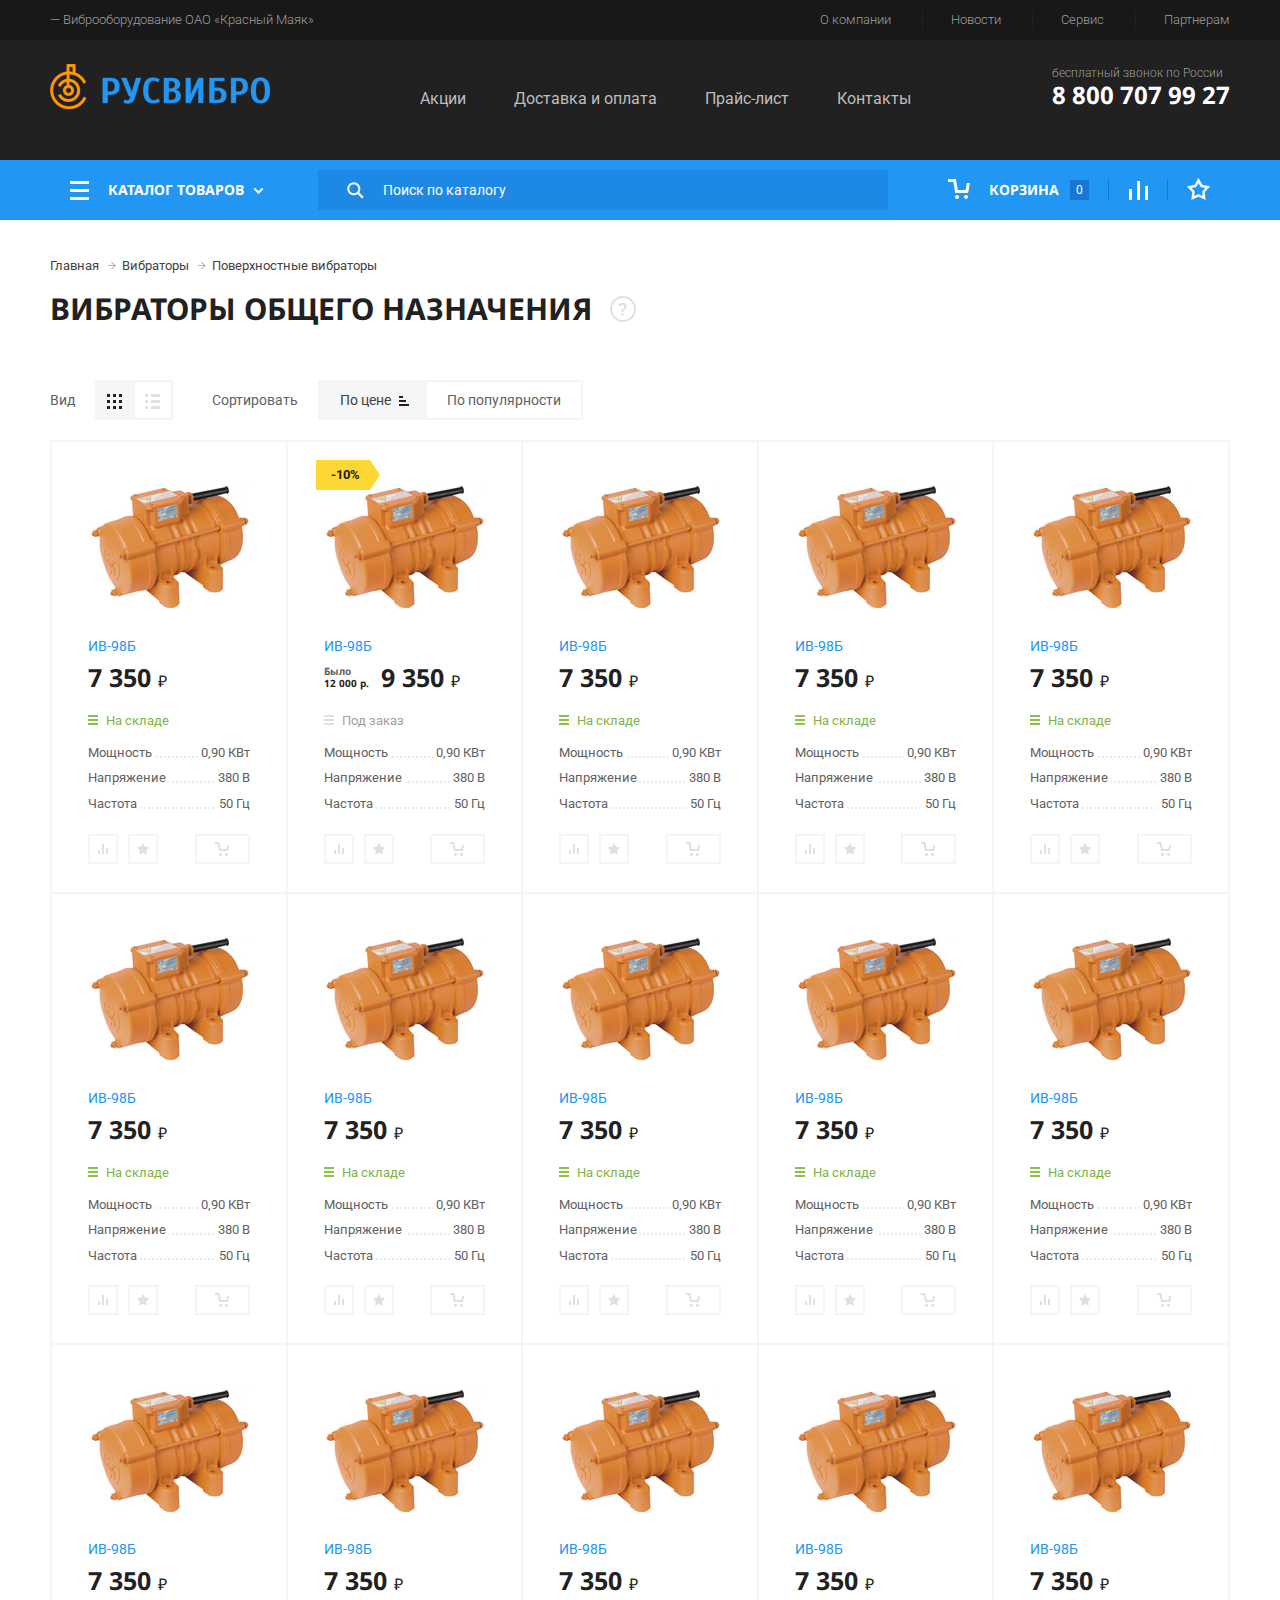
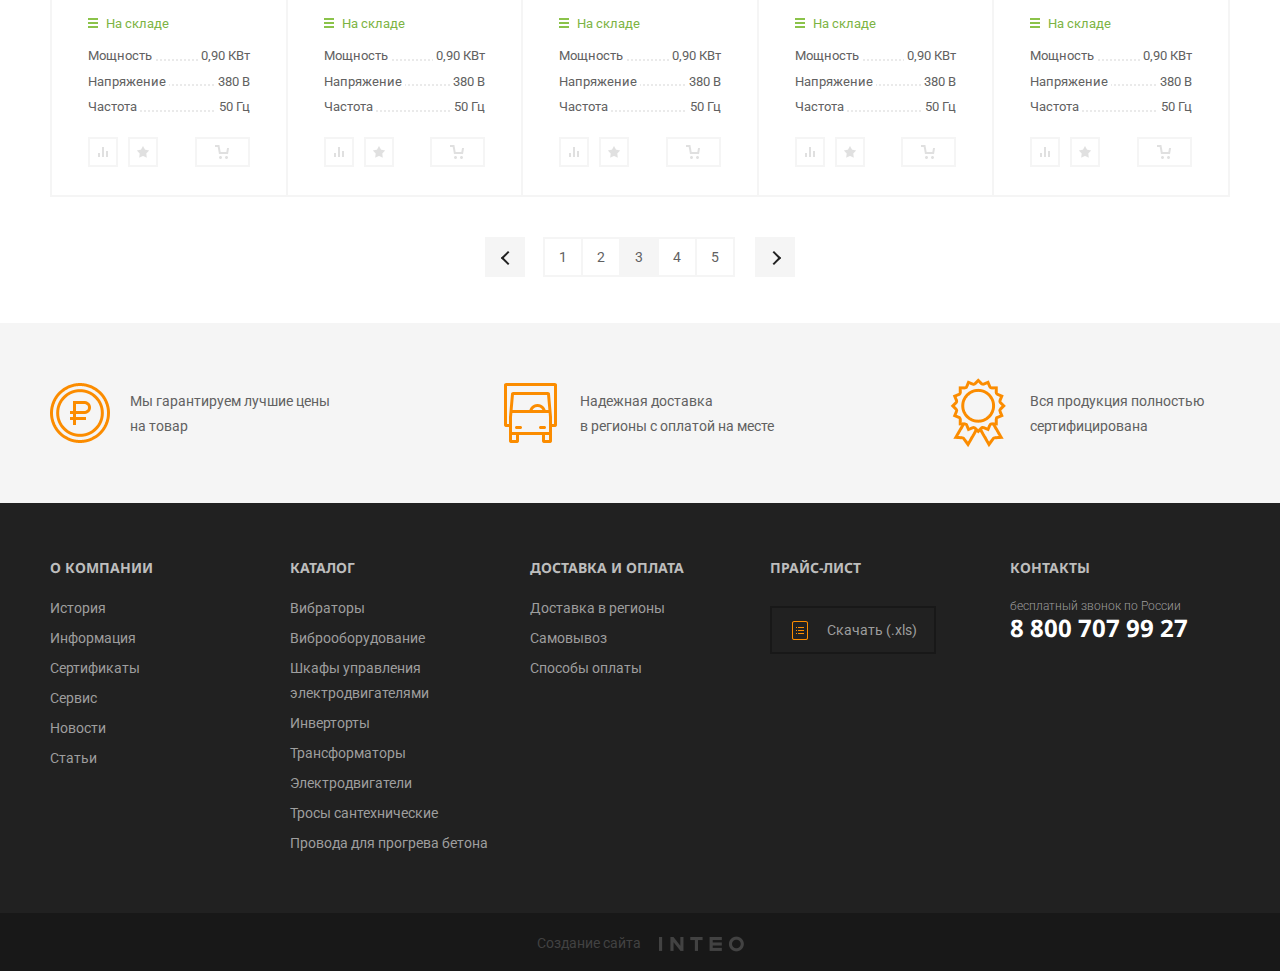
<file: index3.html>
<!DOCTYPE html>
<html lang="ru">
  <head>
    <meta charset="utf-8">
    <meta http-equiv="X-UA-Compatible" content="IE=edge">
    <meta name="viewport" content="width=device-width, initial-scale=1">
    <meta name="description" content="">
    <meta name="keywords" content="">
    <link rel="icon" href="favicon.ico">
    <title>РусВибро</title>
    <link href='https://fonts.googleapis.com/css?family=Roboto:400,400italic,300,700,700italic&subset=latin,cyrillic' rel='stylesheet' type='text/css'>
    <link href='https://fonts.googleapis.com/css?family=Noto+Sans:400,700&subset=latin,cyrillic' rel='stylesheet' type='text/css'>
    <link href="f/css/flexslider.css" rel="stylesheet">
    <link href="f/css/main.css" rel="stylesheet">
    <script src="f/js/jquery-1.12.0.min.js"></script>
    <!-- HTML5 shim and Respond.js for IE8 support of HTML5 elements and media queries -->
    <!--[if lt IE 9]>
      <script src="https://oss.maxcdn.com/html5shiv/3.7.2/html5shiv.min.js"></script>
      <script src="https://oss.maxcdn.com/respond/1.4.2/respond.min.js"></script>
    <![endif]-->
    <script src="f/js/jquery.equalizer.min.js"></script>
    <script src="f/js/jquery.flexslider-min.js"></script>
    <script src="f/js/common.js"></script>

  </head>
  <body>
  <div id="page-wrapper">
    <div id="header">
    <div class="top-menu">
      <div class="container">
        <div class="row">
          <div class="col-md-20">
            <div class="top-menu__intro">— Виброоборудование ОАО «Красный Маяк»</div>
            <ul class="top-menu__links">
              <li><a href="#">О компании</a></li>
              <li><a href="#">Новости</a></li>
              <li><a href="#">Сервис</a></li>
              <li><a href="#">Партнерам</a></li>
            </ul>
          </div>
        </div>
      </div>
    </div>

    <div class="header">
      <div class="container">
        <div class="row">
          <div class="col-md-20">
            <div class="header__logo">
              <a href="/"><img src="f/i/logo.png" alt=""></a>
            </div>
            <div class="header__phone">
              <div class="phone__intro">бесплатный звонок по России</div>
              <div class="phone__num">8 800 707 99 27</div>
            </div>
            <div class="header__menu">
              <ul>
                <li><a href="#">Акции</a></li>
                <li><a href="#">Доставка и оплата</a></li>
                <li><a href="#">Прайс-лист</a></li>
                <li><a href="#">Контакты</a></li>
              </ul>
            </div>
          </div>
        </div>
      </div>
    </div>

    <div class="catalog-menu">
      <div class="container">
        <div class="row">
          <div class="col-md-20">
            <div class="catalog-menu__extra">
              <a class="catalog-menu__extra-item" href="#">
                <i class="icon-cart"></i> Корзина <span class="catalog-menu__cart-counter">0</span>
              </a><a class="catalog-menu__extra-item" href="#">
                <i class="icon-compare"></i>
              </a><a class="catalog-menu__extra-item" href="#">
                <i class="icon-fav"></i>
              </a>
            </div>
            <div class="catalog-menu__button" id="catalog-area">
              <a class="catalog-menu__extra-item" id="all-goods" href="#">
                <i class="icon-ham"></i> Каталог товаров <i class="icon-drop"></i>
              </a>
              <div class="categories">
                <div class="categories__top">
                  <ul class="categories__top-holder">       
                    <li class="category">
                      <a href="/" class="has-children">Вибраторы</a>
                      <div class="categories__sub categories__sub_double">
                        <div class="categories__sub-holder clearfix">
                          <div class="categories__sub-column">
                            <ul>                   
                              <li>
                                <a href="#" class="category-title">Поверхностные вибраторы</a>
                                <ul>                                
                                  <li>
                                    <a href="#">Общего назначения</a>
                                  </li>    
                                  <li>
                                    <a href="#">Общего назначения повышенной надежности</a>
                                  </li>    
                                  <li>
                                    <a href="#">Общего назначения высокого ресурса</a>
                                  </li>    
                                  <li>
                                    <a href="#">Электромеханические взрывозащищенные</a>
                                  </li>    
                                  <li>
                                    <a href="#">Высокочастотные для опалубки (внешние)</a>
                                  </li>    
                                  <li>
                                    <a href="#">Постоянного тока</a>
                                  </li>    
                                  <li>
                                    <a href="#">Высокочастотные</a>
                                  </li>    
                                  <li>
                                    <a href="#">Общего назначения фланцевые</a>
                                  </li>    
                                  <li>
                                    <a href="#">Для пуансонов</a>
                                  </li>    
                                  <li>
                                    <a href="#">Механические</a>
                                  </li>                      
                                </ul>
                              </li>
                            </ul>
                          </div>
                          <div class="categories__sub-column">
                            <ul>                   
                              <li>
                                <a href="#" class="category-title">Глубинные вибраторы</a>
                                <ul>                                
                                  <li>
                                    <a href="#">Для бетона с гибким валом</a>
                                  </li>    
                                  <li>
                                    <a href="#">Портативные</a>
                                  </li>    
                                  <li>
                                    <a href="#">Со встроенным электродвигателем</a>
                                  </li>    
                                  <li>
                                    <a href="#">Навесные</a>
                                  </li>    
                                  <li>
                                    <a href="#">Комплектующие</a>
                                  </li>                      
                                </ul>
                              </li>
                            </ul>
                          </div>
                        </div>
                      </div>
                    </li>   
                    <li class="category">
                      <a href="#" class="has-children">Вибраторы</a>
                      <div class="categories__sub">
                        <div class="categories__sub-holder clearfix">
                          <div class="categories__sub-column">
                            <ul>                   
                              <li>
                                <a href="#" class="category-title">Поверхностные вибраторы</a>
                                <ul>                                
                                  <li>
                                    <a href="#">Для бетона с гибким валом</a>
                                  </li>    
                                  <li>
                                    <a href="#">Портативные</a>
                                  </li>    
                                  <li>
                                    <a href="#">Со встроенным электродвигателем</a>
                                  </li>    
                                  <li>
                                    <a href="#">Навесные</a>
                                  </li>    
                                  <li>
                                    <a href="#">Комплектующие</a>
                                  </li>                      
                                </ul>
                              </li>
                            </ul>
                          </div>
                        </div>
                      </div>
                    </li>
                    <li class="category">
                      <a href="#">Виброоборудование</a>
                    </li>
                    <li class="category">
                      <a href="#">Шкафы управления электродвигателями</a>
                    </li>
                    <li class="category">
                      <a href="#">Инверторы</a>
                    </li>
                    <li class="category">
                      <a href="#">Трансформаторы</a>
                    </li>
                    <li class="category">
                      <a href="#">Электродвигатели</a>
                    </li>
                    <li class="category">
                      <a href="#">Тросы сантехнические</a>
                    </li>
                    <li class="category">
                      <a href="#">Провод для прогрева бетона</a>
                    </li>
                  </ul>
                </div>
              </div>
            </div>
            <div class="catalog-menu__search">
              <div id="search"><form action="" method="get"><input type="text" class="catalog-menu__search-input" placeholder="Поиск по каталогу"><button class="catalog-menu__search-button" type="submit"><i class="icon-search"></i></button></form></div>
            </div>
          </div>
        </div>
      </div>
    </div>
    </div>
    <div class="inner">
      <div class="container">
        <div class="row">
          <div class="col-md-20">
            <ol class="breadcrumb">
              <li><a href="#">Главная</a></li>
              <li><a href="#">Вибраторы</a></li>
              <li><a href="#">Поверхностные вибраторы</a></li>
            </ol>
            <h1>Вибраторы общего назначения <a class="h1__about" href="#"><i class="icon-about"></i></a></h1>
            <div class="catalog-controls">
              <div class="catalog-controls__item">
                <span class="catalog-controls__title">Вид</span>
                <span class="catalog-controls__group">
                  <span class="catalog-controls__button active"><i class="icon-blocks"></i></span><a href="#" class="catalog-controls__button"><i class="icon-table"></i></a>
                </span>
              </div>
              <div class="catalog-controls__item">
                <span class="catalog-controls__title">Сортировать</span>
                <span class="catalog-controls__group">
                  <span class="catalog-controls__button catalog-controls__button_text active">По цене <i class="icon-sort"></i></span><a href="#" class="catalog-controls__button catalog-controls__button_text">По популярности</a>
                </span>
              </div>
            </div>

<script>
$(document).ready(function() {
      $('.catalog-blocks').equalizer({
        columns: '.catalog-item'
      });
});
</script>
            <div class="catalog-blocks clearfix">

                  <div class="catalog-item" data-href="#">
                    <div class="catalog-item__image">
                      <img src="f/i/cat1.jpg" alt="">
                    </div> 
                    <div class="catalog-item__content">
                      <a href="#"><span class="catalog-item__title">ИВ-98Б</span></a>
                      <div class="catalog-item__price">7 350 <span class="rub">₽</span></div>
                      <div class="catalog-item__warehouse catalog-item__warehouse_yes"><i class="icon-warehouse-yes"></i> На складе</div>
                      <dl class="catalog-item__char clearfix"><dt>Мощность</dt><dd>0,90 КВт</dd></dl>
                      <dl class="catalog-item__char clearfix"><dt>Напряжение</dt><dd>380 В</dd></dl>
                      <dl class="catalog-item__char clearfix"><dt>Частота</dt><dd>50 Гц</dd></dl>
                      <div class="catalog-item__actions"><a href="#" class="btn btn-default btn-xs" title="Добавить к сравнению"><i class="icon-compare-small"></i></a><a href="#" class="btn btn-default btn-xs" title="Добавить в избранное"><i class="icon-fav-small"></i></a></div>
                    </div>
                    <div class="catalog-item__cart-counter"><span class="minus"></span><input type="number" value="1"><span class="plus"></span></div>
                    <div class="catalog-item__cart"><a href="#" class="btn btn-default btn-xs"><i class="icon-cart-small"></i></a></div>
                  </div>

                  <div class="catalog-item" data-href="#">
                    <div class="catalog-item__image">
                      <img src="f/i/cat1.jpg" alt="">
                    </div> 
                    <div class="catalog-item__content">
                      <a href="#"><span class="catalog-item__title">ИВ-98Б</span></a>
                      <div class="catalog-item__price"><span class="catalog-item__price-old">Было<br><b>12 000 р.</b></span> 9 350 <span class="rub">₽</span></div>
                      <div class="catalog-item__warehouse catalog-item__warehouse_no"><i class="icon-warehouse-no"></i> Под заказ</div>
                      <dl class="catalog-item__char clearfix"><dt>Мощность</dt><dd>0,90 КВт</dd></dl>
                      <dl class="catalog-item__char clearfix"><dt>Напряжение</dt><dd>380 В</dd></dl>
                      <dl class="catalog-item__char clearfix"><dt>Частота</dt><dd>50 Гц</dd></dl>
                      <div class="catalog-item__actions"><a href="#" class="btn btn-default btn-xs"><i class="icon-compare-small"></i></a><a href="#" class="btn btn-default btn-xs"><i class="icon-fav-small"></i></a></div>
                    </div>
                    <div class="catalog-item__cart-counter"><span class="minus"></span><input type="number" value="1"><span class="plus"></span></div>
                    <div class="catalog-item__cart"><a href="#" class="btn btn-default btn-xs"><i class="icon-cart-small"></i></a></div>
                    <div class="catalog-item__labels">
                      <div class="catalog-item__labels-item">
                        <span class="catalog-item__labels-content catalog-item__labels-content_discount">-10%</span>
                      </div>
                    </div>
                  </div>

                  <div class="catalog-item" data-href="#">
                    <div class="catalog-item__image">
                      <img src="f/i/cat1.jpg" alt="">
                    </div> 
                    <div class="catalog-item__content">
                      <a href="#"><span class="catalog-item__title">ИВ-98Б</span></a>
                      <div class="catalog-item__price">7 350 <span class="rub">₽</span></div>
                      <div class="catalog-item__warehouse catalog-item__warehouse_yes"><i class="icon-warehouse-yes"></i> На складе</div>
                      <dl class="catalog-item__char clearfix"><dt>Мощность</dt><dd>0,90 КВт</dd></dl>
                      <dl class="catalog-item__char clearfix"><dt>Напряжение</dt><dd>380 В</dd></dl>
                      <dl class="catalog-item__char clearfix"><dt>Частота</dt><dd>50 Гц</dd></dl>
                      <div class="catalog-item__actions"><a href="#" class="btn btn-default btn-xs"><i class="icon-compare-small"></i></a><a href="#" class="btn btn-default btn-xs"><i class="icon-fav-small"></i></a></div>
                    </div>
                    <div class="catalog-item__cart-counter"><span class="minus"></span><input type="number" value="1"><span class="plus"></span></div>
                    <div class="catalog-item__cart"><a href="#" class="btn btn-default btn-xs"><i class="icon-cart-small"></i></a></div>
                  </div>

                  <div class="catalog-item" data-href="#">
                    <div class="catalog-item__image">
                      <img src="f/i/cat1.jpg" alt="">
                    </div> 
                    <div class="catalog-item__content">
                      <a href="#"><span class="catalog-item__title">ИВ-98Б</span></a>
                      <div class="catalog-item__price">7 350 <span class="rub">₽</span></div>
                      <div class="catalog-item__warehouse catalog-item__warehouse_yes"><i class="icon-warehouse-yes"></i> На складе</div>
                      <dl class="catalog-item__char clearfix"><dt>Мощность</dt><dd>0,90 КВт</dd></dl>
                      <dl class="catalog-item__char clearfix"><dt>Напряжение</dt><dd>380 В</dd></dl>
                      <dl class="catalog-item__char clearfix"><dt>Частота</dt><dd>50 Гц</dd></dl>
                      <div class="catalog-item__actions"><a href="#" class="btn btn-default btn-xs"><i class="icon-compare-small"></i></a><a href="#" class="btn btn-default btn-xs"><i class="icon-fav-small"></i></a></div>
                    </div>
                    <div class="catalog-item__cart-counter"><span class="minus"></span><input type="number" value="1"><span class="plus"></span></div>
                    <div class="catalog-item__cart"><a href="#" class="btn btn-default btn-xs"><i class="icon-cart-small"></i></a></div>
                  </div>

                  <div class="catalog-item" data-href="#">
                    <div class="catalog-item__image">
                      <img src="f/i/cat1.jpg" alt="">
                    </div> 
                    <div class="catalog-item__content">
                      <a href="#"><span class="catalog-item__title">ИВ-98Б</span></a>
                      <div class="catalog-item__price">7 350 <span class="rub">₽</span></div>
                      <div class="catalog-item__warehouse catalog-item__warehouse_yes"><i class="icon-warehouse-yes"></i> На складе</div>
                      <dl class="catalog-item__char clearfix"><dt>Мощность</dt><dd>0,90 КВт</dd></dl>
                      <dl class="catalog-item__char clearfix"><dt>Напряжение</dt><dd>380 В</dd></dl>
                      <dl class="catalog-item__char clearfix"><dt>Частота</dt><dd>50 Гц</dd></dl>
                      <div class="catalog-item__actions"><a href="#" class="btn btn-default btn-xs"><i class="icon-compare-small"></i></a><a href="#" class="btn btn-default btn-xs"><i class="icon-fav-small"></i></a></div>
                    </div>
                    <div class="catalog-item__cart-counter"><span class="minus"></span><input type="number" value="1"><span class="plus"></span></div>
                    <div class="catalog-item__cart"><a href="#" class="btn btn-default btn-xs"><i class="icon-cart-small"></i></a></div>
                  </div>

                  <div class="catalog-item" data-href="#">
                    <div class="catalog-item__image">
                      <img src="f/i/cat1.jpg" alt="">
                    </div> 
                    <div class="catalog-item__content">
                      <a href="#"><span class="catalog-item__title">ИВ-98Б</span></a>
                      <div class="catalog-item__price">7 350 <span class="rub">₽</span></div>
                      <div class="catalog-item__warehouse catalog-item__warehouse_yes"><i class="icon-warehouse-yes"></i> На складе</div>
                      <dl class="catalog-item__char clearfix"><dt>Мощность</dt><dd>0,90 КВт</dd></dl>
                      <dl class="catalog-item__char clearfix"><dt>Напряжение</dt><dd>380 В</dd></dl>
                      <dl class="catalog-item__char clearfix"><dt>Частота</dt><dd>50 Гц</dd></dl>
                      <div class="catalog-item__actions"><a href="#" class="btn btn-default btn-xs"><i class="icon-compare-small"></i></a><a href="#" class="btn btn-default btn-xs"><i class="icon-fav-small"></i></a></div>
                    </div>
                    <div class="catalog-item__cart-counter"><span class="minus"></span><input type="number" value="1"><span class="plus"></span></div>
                    <div class="catalog-item__cart"><a href="#" class="btn btn-default btn-xs"><i class="icon-cart-small"></i></a></div>
                  </div>

                  <div class="catalog-item" data-href="#">
                    <div class="catalog-item__image">
                      <img src="f/i/cat1.jpg" alt="">
                    </div> 
                    <div class="catalog-item__content">
                      <a href="#"><span class="catalog-item__title">ИВ-98Б</span></a>
                      <div class="catalog-item__price">7 350 <span class="rub">₽</span></div>
                      <div class="catalog-item__warehouse catalog-item__warehouse_yes"><i class="icon-warehouse-yes"></i> На складе</div>
                      <dl class="catalog-item__char clearfix"><dt>Мощность</dt><dd>0,90 КВт</dd></dl>
                      <dl class="catalog-item__char clearfix"><dt>Напряжение</dt><dd>380 В</dd></dl>
                      <dl class="catalog-item__char clearfix"><dt>Частота</dt><dd>50 Гц</dd></dl>
                      <div class="catalog-item__actions"><a href="#" class="btn btn-default btn-xs"><i class="icon-compare-small"></i></a><a href="#" class="btn btn-default btn-xs"><i class="icon-fav-small"></i></a></div>
                    </div>
                    <div class="catalog-item__cart-counter"><span class="minus"></span><input type="number" value="1"><span class="plus"></span></div>
                    <div class="catalog-item__cart"><a href="#" class="btn btn-default btn-xs"><i class="icon-cart-small"></i></a></div>
                  </div>

                  <div class="catalog-item" data-href="#">
                    <div class="catalog-item__image">
                      <img src="f/i/cat1.jpg" alt="">
                    </div> 
                    <div class="catalog-item__content">
                      <a href="#"><span class="catalog-item__title">ИВ-98Б</span></a>
                      <div class="catalog-item__price">7 350 <span class="rub">₽</span></div>
                      <div class="catalog-item__warehouse catalog-item__warehouse_yes"><i class="icon-warehouse-yes"></i> На складе</div>
                      <dl class="catalog-item__char clearfix"><dt>Мощность</dt><dd>0,90 КВт</dd></dl>
                      <dl class="catalog-item__char clearfix"><dt>Напряжение</dt><dd>380 В</dd></dl>
                      <dl class="catalog-item__char clearfix"><dt>Частота</dt><dd>50 Гц</dd></dl>
                      <div class="catalog-item__actions"><a href="#" class="btn btn-default btn-xs"><i class="icon-compare-small"></i></a><a href="#" class="btn btn-default btn-xs"><i class="icon-fav-small"></i></a></div>
                    </div>
                    <div class="catalog-item__cart-counter"><span class="minus"></span><input type="number" value="1"><span class="plus"></span></div>
                    <div class="catalog-item__cart"><a href="#" class="btn btn-default btn-xs"><i class="icon-cart-small"></i></a></div>
                  </div>

                  <div class="catalog-item" data-href="#">
                    <div class="catalog-item__image">
                      <img src="f/i/cat1.jpg" alt="">
                    </div> 
                    <div class="catalog-item__content">
                      <a href="#"><span class="catalog-item__title">ИВ-98Б</span></a>
                      <div class="catalog-item__price">7 350 <span class="rub">₽</span></div>
                      <div class="catalog-item__warehouse catalog-item__warehouse_yes"><i class="icon-warehouse-yes"></i> На складе</div>
                      <dl class="catalog-item__char clearfix"><dt>Мощность</dt><dd>0,90 КВт</dd></dl>
                      <dl class="catalog-item__char clearfix"><dt>Напряжение</dt><dd>380 В</dd></dl>
                      <dl class="catalog-item__char clearfix"><dt>Частота</dt><dd>50 Гц</dd></dl>
                      <div class="catalog-item__actions"><a href="#" class="btn btn-default btn-xs"><i class="icon-compare-small"></i></a><a href="#" class="btn btn-default btn-xs"><i class="icon-fav-small"></i></a></div>
                    </div>
                    <div class="catalog-item__cart-counter"><span class="minus"></span><input type="number" value="1"><span class="plus"></span></div>
                    <div class="catalog-item__cart"><a href="#" class="btn btn-default btn-xs"><i class="icon-cart-small"></i></a></div>
                  </div>

                  <div class="catalog-item" data-href="#">
                    <div class="catalog-item__image">
                      <img src="f/i/cat1.jpg" alt="">
                    </div> 
                    <div class="catalog-item__content">
                      <a href="#"><span class="catalog-item__title">ИВ-98Б</span></a>
                      <div class="catalog-item__price">7 350 <span class="rub">₽</span></div>
                      <div class="catalog-item__warehouse catalog-item__warehouse_yes"><i class="icon-warehouse-yes"></i> На складе</div>
                      <dl class="catalog-item__char clearfix"><dt>Мощность</dt><dd>0,90 КВт</dd></dl>
                      <dl class="catalog-item__char clearfix"><dt>Напряжение</dt><dd>380 В</dd></dl>
                      <dl class="catalog-item__char clearfix"><dt>Частота</dt><dd>50 Гц</dd></dl>
                      <div class="catalog-item__actions"><a href="#" class="btn btn-default btn-xs"><i class="icon-compare-small"></i></a><a href="#" class="btn btn-default btn-xs"><i class="icon-fav-small"></i></a></div>
                    </div>
                    <div class="catalog-item__cart-counter"><span class="minus"></span><input type="number" value="1"><span class="plus"></span></div>
                    <div class="catalog-item__cart"><a href="#" class="btn btn-default btn-xs"><i class="icon-cart-small"></i></a></div>
                  </div>

                  <div class="catalog-item" data-href="#">
                    <div class="catalog-item__image">
                      <img src="f/i/cat1.jpg" alt="">
                    </div> 
                    <div class="catalog-item__content">
                      <a href="#"><span class="catalog-item__title">ИВ-98Б</span></a>
                      <div class="catalog-item__price">7 350 <span class="rub">₽</span></div>
                      <div class="catalog-item__warehouse catalog-item__warehouse_yes"><i class="icon-warehouse-yes"></i> На складе</div>
                      <dl class="catalog-item__char clearfix"><dt>Мощность</dt><dd>0,90 КВт</dd></dl>
                      <dl class="catalog-item__char clearfix"><dt>Напряжение</dt><dd>380 В</dd></dl>
                      <dl class="catalog-item__char clearfix"><dt>Частота</dt><dd>50 Гц</dd></dl>
                      <div class="catalog-item__actions"><a href="#" class="btn btn-default btn-xs"><i class="icon-compare-small"></i></a><a href="#" class="btn btn-default btn-xs"><i class="icon-fav-small"></i></a></div>
                    </div>
                    <div class="catalog-item__cart-counter"><span class="minus"></span><input type="number" value="1"><span class="plus"></span></div>
                    <div class="catalog-item__cart"><a href="#" class="btn btn-default btn-xs"><i class="icon-cart-small"></i></a></div>
                  </div>
                  <div class="catalog-item" data-href="#">
                    <div class="catalog-item__image">
                      <img src="f/i/cat1.jpg" alt="">
                    </div> 
                    <div class="catalog-item__content">
                      <a href="#"><span class="catalog-item__title">ИВ-98Б</span></a>
                      <div class="catalog-item__price">7 350 <span class="rub">₽</span></div>
                      <div class="catalog-item__warehouse catalog-item__warehouse_yes"><i class="icon-warehouse-yes"></i> На складе</div>
                      <dl class="catalog-item__char clearfix"><dt>Мощность</dt><dd>0,90 КВт</dd></dl>
                      <dl class="catalog-item__char clearfix"><dt>Напряжение</dt><dd>380 В</dd></dl>
                      <dl class="catalog-item__char clearfix"><dt>Частота</dt><dd>50 Гц</dd></dl>
                      <div class="catalog-item__actions"><a href="#" class="btn btn-default btn-xs"><i class="icon-compare-small"></i></a><a href="#" class="btn btn-default btn-xs"><i class="icon-fav-small"></i></a></div>
                    </div>
                    <div class="catalog-item__cart-counter"><span class="minus"></span><input type="number" value="1"><span class="plus"></span></div>
                    <div class="catalog-item__cart"><a href="#" class="btn btn-default btn-xs"><i class="icon-cart-small"></i></a></div>
                  </div>
                  <div class="catalog-item" data-href="#">
                    <div class="catalog-item__image">
                      <img src="f/i/cat1.jpg" alt="">
                    </div> 
                    <div class="catalog-item__content">
                      <a href="#"><span class="catalog-item__title">ИВ-98Б</span></a>
                      <div class="catalog-item__price">7 350 <span class="rub">₽</span></div>
                      <div class="catalog-item__warehouse catalog-item__warehouse_yes"><i class="icon-warehouse-yes"></i> На складе</div>
                      <dl class="catalog-item__char clearfix"><dt>Мощность</dt><dd>0,90 КВт</dd></dl>
                      <dl class="catalog-item__char clearfix"><dt>Напряжение</dt><dd>380 В</dd></dl>
                      <dl class="catalog-item__char clearfix"><dt>Частота</dt><dd>50 Гц</dd></dl>
                      <div class="catalog-item__actions"><a href="#" class="btn btn-default btn-xs"><i class="icon-compare-small"></i></a><a href="#" class="btn btn-default btn-xs"><i class="icon-fav-small"></i></a></div>
                    </div>
                    <div class="catalog-item__cart-counter"><span class="minus"></span><input type="number" value="1"><span class="plus"></span></div>
                    <div class="catalog-item__cart"><a href="#" class="btn btn-default btn-xs"><i class="icon-cart-small"></i></a></div>
                  </div>
                  <div class="catalog-item" data-href="#">
                    <div class="catalog-item__image">
                      <img src="f/i/cat1.jpg" alt="">
                    </div> 
                    <div class="catalog-item__content">
                      <a href="#"><span class="catalog-item__title">ИВ-98Б</span></a>
                      <div class="catalog-item__price">7 350 <span class="rub">₽</span></div>
                      <div class="catalog-item__warehouse catalog-item__warehouse_yes"><i class="icon-warehouse-yes"></i> На складе</div>
                      <dl class="catalog-item__char clearfix"><dt>Мощность</dt><dd>0,90 КВт</dd></dl>
                      <dl class="catalog-item__char clearfix"><dt>Напряжение</dt><dd>380 В</dd></dl>
                      <dl class="catalog-item__char clearfix"><dt>Частота</dt><dd>50 Гц</dd></dl>
                      <div class="catalog-item__actions"><a href="#" class="btn btn-default btn-xs"><i class="icon-compare-small"></i></a><a href="#" class="btn btn-default btn-xs"><i class="icon-fav-small"></i></a></div>
                    </div>
                    <div class="catalog-item__cart-counter"><span class="minus"></span><input type="number" value="1"><span class="plus"></span></div>
                    <div class="catalog-item__cart"><a href="#" class="btn btn-default btn-xs"><i class="icon-cart-small"></i></a></div>
                  </div>
                  <div class="catalog-item" data-href="#">
                    <div class="catalog-item__image">
                      <img src="f/i/cat1.jpg" alt="">
                    </div> 
                    <div class="catalog-item__content">
                      <a href="#"><span class="catalog-item__title">ИВ-98Б</span></a>
                      <div class="catalog-item__price">7 350 <span class="rub">₽</span></div>
                      <div class="catalog-item__warehouse catalog-item__warehouse_yes"><i class="icon-warehouse-yes"></i> На складе</div>
                      <dl class="catalog-item__char clearfix"><dt>Мощность</dt><dd>0,90 КВт</dd></dl>
                      <dl class="catalog-item__char clearfix"><dt>Напряжение</dt><dd>380 В</dd></dl>
                      <dl class="catalog-item__char clearfix"><dt>Частота</dt><dd>50 Гц</dd></dl>
                      <div class="catalog-item__actions"><a href="#" class="btn btn-default btn-xs"><i class="icon-compare-small"></i></a><a href="#" class="btn btn-default btn-xs"><i class="icon-fav-small"></i></a></div>
                    </div>
                    <div class="catalog-item__cart-counter"><span class="minus"></span><input type="number" value="1"><span class="plus"></span></div>
                    <div class="catalog-item__cart"><a href="#" class="btn btn-default btn-xs"><i class="icon-cart-small"></i></a></div>
                  </div>

            </div>
            <div class="pagination__holder">
              <ul class="pagination">
                <li class="prev"><a href="#" aria-label="Назад" title="Назад"><span aria-hidden="true"></span></a></li>
                <li><a href="#">1</a></li>
                <li><a href="#">2</a></li>
                <li class="active"><a href="#">3</a></li>
                <li><a href="#">4</a></li>
                <li><a href="#">5</a></li>
                <li class="next"><a href="#" aria-label="Вперед" title="Вперед"><span aria-hidden="true"></span></a></li>
              </ul>
            </div>
          </div>
        </div>
      </div>
    </div>
    <div class="extra-block">
      <div class="container">
        <div class="row">
          <div class="col-md-20">
            <div class="extra-block__holder">
              <div class="extra-block__item extra-block__item_price">Мы гарантируем лучшие цены на&nbsp;товар</div>
              <div class="extra-block__item extra-block__item_delivery">Надежная доставка в&nbsp;регионы с&nbsp;оплатой на&nbsp;месте</div>
              <div class="extra-block__item extra-block__item_cert">Вся продукция полностью сертифицирована</div>
              <span class="extra-block__stretch"></span>
            </div>
          </div>
        </div>
      </div>
    </div>
    <div class="footer">
      <div class="container">
        <div class="row">
          <div class="col-md-4 col-sm-33">
            <div class="footer__column">
              <ul>
                <li><a href="#">О компании</a>
                  <ul>
                    <li><a href="#">История</a></li>
                    <li><a href="#">Информация</a></li>
                    <li><a href="#">Сертификаты</a></li>
                    <li><a href="#">Сервис</a></li>
                    <li><a href="#">Новости</a></li>
                    <li><a href="#">Статьи</a></li>
                  </ul>
                </li>
              </ul>
            </div>
          </div>
          <div class="col-md-4 col-sm-33">
            <div class="footer__column">
              <ul>
                <li><a href="#">Каталог</a>
                  <ul>
                    <li><a href="#">Вибраторы</a></li>
                    <li><a href="#">Виброоборудование</a></li>
                    <li><a href="#">Шкафы управления электродвигателями</a></li>
                    <li><a href="#">Инверторты</a></li>
                    <li><a href="#">Трансформаторы</a></li>
                    <li><a href="#">Электродвигатели</a></li>
                    <li><a href="#">Тросы сантехнические</a></li>
                    <li><a href="#">Провода для прогрева бетона</a></li>
                  </ul>
                </li>
              </ul>
            </div>
          </div>
          <div class="col-md-4 col-sm-33">
            <div class="footer__column">
              <ul>
                <li><a href="#">Доставка и оплата</a>
                  <ul>
                    <li><a href="#">Доставка в регионы</a></li>
                    <li><a href="#">Самовывоз</a></li>
                    <li><a href="#">Способы оплаты</a></li>
                  </ul>
                </li>
              </ul>
            </div>
          </div>
          <div class="col-md-4 col-sm-33">
            <div class="footer__column">
              <ul>
                <li><a href="#">Прайс-лист</a>
                  <ul>
                    <li>
                      <a class="btn" href="#"><i class="icon-document"></i> Скачать (.xls)</a>
                    </li>
                  </ul>
                </li>
              </ul>
            </div>
          </div>
          <div class="col-md-4 col-sm-33">
            <div class="footer__column">
              <ul>
                <li><a href="#">Контакты</a>
                  <ul>
                    <li>
                      <div class="phone__intro">бесплатный звонок по России</div>
                      <div class="phone__num">8 800 707 99 27</div></li>
                  </ul>
                </li>
              </ul>
            </div>
          </div>
        </div>
      </div>
    </div>
    <div class="developer">
      Создание сайта <a href="http://inteo-s.ru/" rel="external"><i class="icon-inteo"></i></a>
    </div>
    </div>
  </body>
</html>
</file>
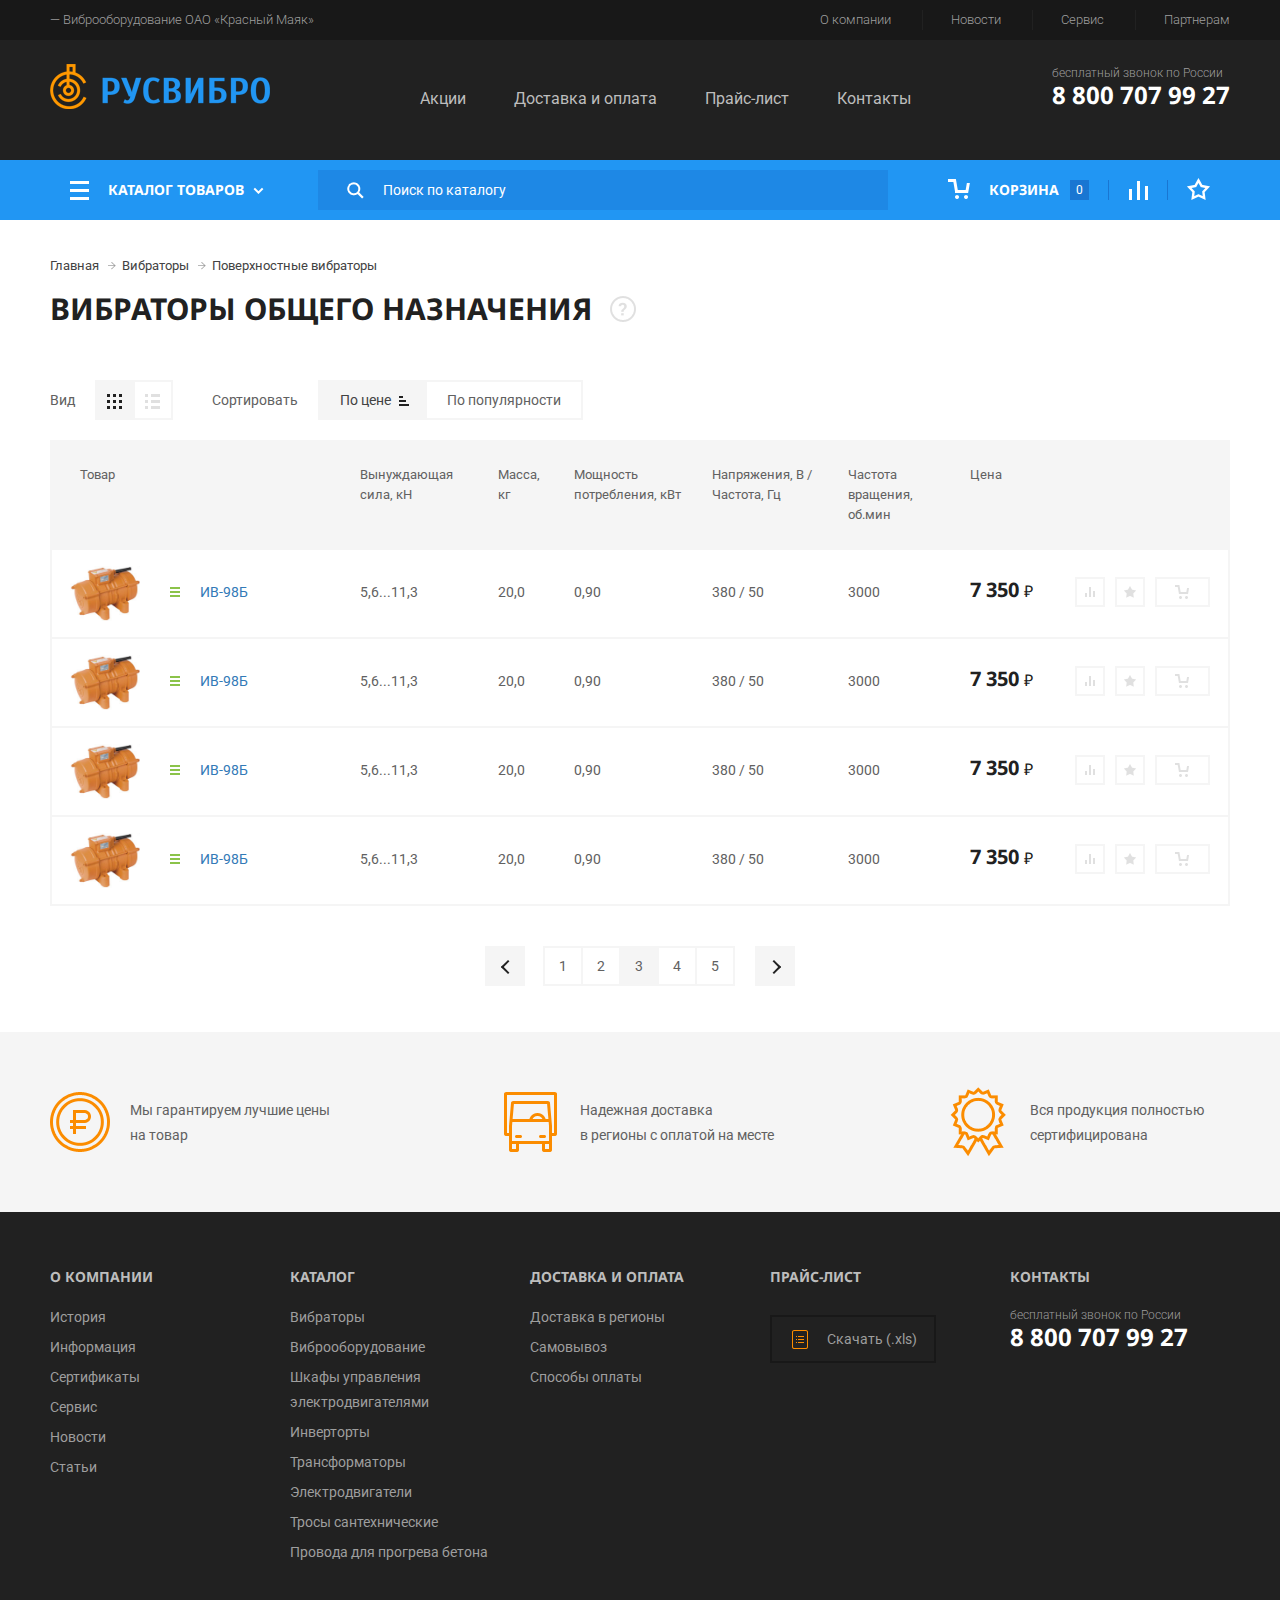
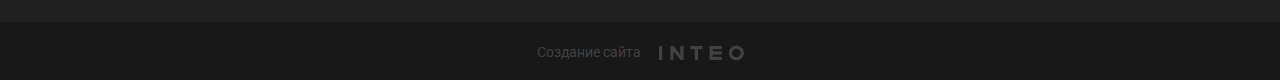
<file: index4.html>
<!DOCTYPE html>
<html lang="ru">
  <head>
    <meta charset="utf-8">
    <meta http-equiv="X-UA-Compatible" content="IE=edge">
    <meta name="viewport" content="width=device-width, initial-scale=1">
    <meta name="description" content="">
    <meta name="keywords" content="">
    <link rel="icon" href="favicon.ico">
    <title>РусВибро</title>
    <link href='https://fonts.googleapis.com/css?family=Roboto:400,400italic,300,700,700italic&subset=latin,cyrillic' rel='stylesheet' type='text/css'>
    <link href='https://fonts.googleapis.com/css?family=Noto+Sans:400,700&subset=latin,cyrillic' rel='stylesheet' type='text/css'>
    <link href="f/css/flexslider.css" rel="stylesheet">
    <link href="f/fancybox/jquery.fancybox.css" rel="stylesheet">
    <link href="f/css/main.css" rel="stylesheet">
    <script src="f/js/jquery-1.12.0.min.js"></script>
    <!-- HTML5 shim and Respond.js for IE8 support of HTML5 elements and media queries -->
    <!--[if lt IE 9]>
      <script src="https://oss.maxcdn.com/html5shiv/3.7.2/html5shiv.min.js"></script>
      <script src="https://oss.maxcdn.com/respond/1.4.2/respond.min.js"></script>
    <![endif]-->
    <script src="f/js/jquery.equalizer.min.js"></script>
    <script src="f/js/jquery.flexslider-min.js"></script>
    <script src="f/fancybox/jquery.fancybox.pack.js"></script>
    <script src="f/js/common.js"></script>

  </head>
  <body>
  <div id="page-wrapper">
    <div id="header">
    <div class="top-menu">
      <div class="container">
        <div class="row">
          <div class="col-md-20">
            <div class="top-menu__intro">— Виброоборудование ОАО «Красный Маяк»</div>
            <ul class="top-menu__links">
              <li><a href="#">О компании</a></li>
              <li><a href="#">Новости</a></li>
              <li><a href="#">Сервис</a></li>
              <li><a href="#">Партнерам</a></li>
            </ul>
          </div>
        </div>
      </div>
    </div>

    <div class="header">
      <div class="container">
        <div class="row">
          <div class="col-md-20">
            <div class="header__logo">
              <a href="/"><img src="f/i/logo.png" alt=""></a>
            </div>
            <div class="header__phone">
              <div class="phone__intro">бесплатный звонок по России</div>
              <div class="phone__num">8 800 707 99 27</div>
            </div>
            <div class="header__menu">
              <ul>
                <li><a href="#">Акции</a></li>
                <li><a href="#">Доставка и оплата</a></li>
                <li><a href="#">Прайс-лист</a></li>
                <li><a href="#">Контакты</a></li>
              </ul>
            </div>
          </div>
        </div>
      </div>
    </div>

    <div class="catalog-menu">
      <div class="container">
        <div class="row">
          <div class="col-md-20">
            <div class="catalog-menu__extra">
              <a class="catalog-menu__extra-item" href="#">
                <i class="icon-cart"></i> Корзина <span class="catalog-menu__cart-counter">0</span>
              </a><a class="catalog-menu__extra-item" href="#">
                <i class="icon-compare"></i>
              </a><a class="catalog-menu__extra-item" href="#">
                <i class="icon-fav"></i>
              </a>
            </div>
            <div class="catalog-menu__button" id="catalog-area">
              <a class="catalog-menu__extra-item" id="all-goods" href="#">
                <i class="icon-ham"></i> Каталог товаров <i class="icon-drop"></i>
              </a>
              <div class="categories">
                <div class="categories__top">
                  <ul class="categories__top-holder">       
                    <li class="category">
                      <a href="/" class="has-children">Вибраторы</a>
                      <div class="categories__sub categories__sub_double">
                        <div class="categories__sub-holder clearfix">
                          <div class="categories__sub-column">
                            <ul>                   
                              <li>
                                <a href="#" class="category-title">Поверхностные вибраторы</a>
                                <ul>                                
                                  <li>
                                    <a href="#">Общего назначения</a>
                                  </li>    
                                  <li>
                                    <a href="#">Общего назначения повышенной надежности</a>
                                  </li>    
                                  <li>
                                    <a href="#">Общего назначения высокого ресурса</a>
                                  </li>    
                                  <li>
                                    <a href="#">Электромеханические взрывозащищенные</a>
                                  </li>    
                                  <li>
                                    <a href="#">Высокочастотные для опалубки (внешние)</a>
                                  </li>    
                                  <li>
                                    <a href="#">Постоянного тока</a>
                                  </li>    
                                  <li>
                                    <a href="#">Высокочастотные</a>
                                  </li>    
                                  <li>
                                    <a href="#">Общего назначения фланцевые</a>
                                  </li>    
                                  <li>
                                    <a href="#">Для пуансонов</a>
                                  </li>    
                                  <li>
                                    <a href="#">Механические</a>
                                  </li>                      
                                </ul>
                              </li>
                            </ul>
                          </div>
                          <div class="categories__sub-column">
                            <ul>                   
                              <li>
                                <a href="#" class="category-title">Глубинные вибраторы</a>
                                <ul>                                
                                  <li>
                                    <a href="#">Для бетона с гибким валом</a>
                                  </li>    
                                  <li>
                                    <a href="#">Портативные</a>
                                  </li>    
                                  <li>
                                    <a href="#">Со встроенным электродвигателем</a>
                                  </li>    
                                  <li>
                                    <a href="#">Навесные</a>
                                  </li>    
                                  <li>
                                    <a href="#">Комплектующие</a>
                                  </li>                      
                                </ul>
                              </li>
                            </ul>
                          </div>
                        </div>
                      </div>
                    </li>   
                    <li class="category">
                      <a href="#" class="has-children">Вибраторы</a>
                      <div class="categories__sub">
                        <div class="categories__sub-holder clearfix">
                          <div class="categories__sub-column">
                            <ul>                   
                              <li>
                                <a href="#" class="category-title">Поверхностные вибраторы</a>
                                <ul>                                
                                  <li>
                                    <a href="#">Для бетона с гибким валом</a>
                                  </li>    
                                  <li>
                                    <a href="#">Портативные</a>
                                  </li>    
                                  <li>
                                    <a href="#">Со встроенным электродвигателем</a>
                                  </li>    
                                  <li>
                                    <a href="#">Навесные</a>
                                  </li>    
                                  <li>
                                    <a href="#">Комплектующие</a>
                                  </li>                      
                                </ul>
                              </li>
                            </ul>
                          </div>
                        </div>
                      </div>
                    </li>
                    <li class="category">
                      <a href="#">Виброоборудование</a>
                    </li>
                    <li class="category">
                      <a href="#">Шкафы управления электродвигателями</a>
                    </li>
                    <li class="category">
                      <a href="#">Инверторы</a>
                    </li>
                    <li class="category">
                      <a href="#">Трансформаторы</a>
                    </li>
                    <li class="category">
                      <a href="#">Электродвигатели</a>
                    </li>
                    <li class="category">
                      <a href="#">Тросы сантехнические</a>
                    </li>
                    <li class="category">
                      <a href="#">Провод для прогрева бетона</a>
                    </li>
                  </ul>
                </div>
              </div>
            </div>
            <div class="catalog-menu__search">
              <div id="search"><form action="" method="get"><input type="text" class="catalog-menu__search-input" placeholder="Поиск по каталогу"><button class="catalog-menu__search-button" type="submit"><i class="icon-search"></i></button></form></div>
            </div>
          </div>
        </div>
      </div>
    </div>
    </div>
    <div class="inner">
      <div class="container">
        <div class="row">
          <div class="col-md-20">
            <ol class="breadcrumb">
              <li><a href="#">Главная</a></li>
              <li><a href="#">Вибраторы</a></li>
              <li><a href="#">Поверхностные вибраторы</a></li>
            </ol>
            <h1>Вибраторы общего назначения <a class="h1__about" href="#"><i class="icon-about"></i></a></h1>
            <div class="catalog-controls">
              <div class="catalog-controls__item">
                <span class="catalog-controls__title">Вид</span>
                <span class="catalog-controls__group">
                  <span class="catalog-controls__button active"><i class="icon-blocks"></i></span><a href="#" class="catalog-controls__button"><i class="icon-table"></i></a>
                </span>
              </div>
              <div class="catalog-controls__item">
                <span class="catalog-controls__title">Сортировать</span>
                <span class="catalog-controls__group">
                  <span class="catalog-controls__button catalog-controls__button_text active">По цене <i class="icon-sort"></i></span><a href="#" class="catalog-controls__button catalog-controls__button_text">По популярности</a>
                </span>
              </div>
            </div>

            <div class="catalog-table clearfix">
              <div class="catalog-table__row catalog-table__row_head">
                <div class="catalog-table__cell">Товар</div>
                <div class="catalog-table__cell"></div>
                <div class="catalog-table__cell hidden-xs">Вынуждающая сила, кН</div>
                <div class="catalog-table__cell hidden-sm hidden-xs">Масса, кг</div>
                <div class="catalog-table__cell hidden-sm hidden-xs">Мощность потребления, кВт</div>
                <div class="catalog-table__cell hidden-md hidden-sm hidden-xs">Напряжения, В / Частота, Гц</div>
                <div class="catalog-table__cell hidden-md hidden-sm hidden-xs">Частота вращения, об.мин</div>
                <div class="catalog-table__cell">Цена</div>
              </div>
              <div class="catalog-table__row catalog-table__row_item" data-href="#">
                <div class="catalog-table__cell"><img src="f/i/cat1.jpg" alt=""></div>
                <div class="catalog-table__cell">
                  <div class="catalog-table__title"><i class="icon-warehouse-yes"></i><a href="#">ИВ-98Б</a></div>
                </div>
                <div class="catalog-table__cell hidden-xs">5,6...11,3</div>
                <div class="catalog-table__cell hidden-sm hidden-xs">20,0</div>
                <div class="catalog-table__cell hidden-sm hidden-xs">0,90</div>
                <div class="catalog-table__cell hidden-md hidden-sm hidden-xs">380 / 50</div>
                <div class="catalog-table__cell hidden-md hidden-sm hidden-xs">3000</div>
                <div class="catalog-table__cell">
                  <div class="rel">
                    <div class="catalog-item__price">7 350 <span class="rub">₽</span></div>
                    <div class="catalog-table__buttons"><a href="#" class="btn btn-default btn-xs" title="Добавить к сравнению"><i class="icon-compare-small"></i></a><a href="#" class="btn btn-default btn-xs" title="Добавить в избранное"><i class="icon-fav-small"></i></a><div class="catalog-item__cart"><div class="catalog-item__cart-counter"><span class="minus"></span><input type="number" value="1"><span class="plus"></span></div><a href="#" class="btn btn-default btn-xs"><i class="icon-cart-small"></i></a></div></div>
                  </div>
                </div>

            </div>
              <div class="catalog-table__row catalog-table__row_item" data-href="#">
                <div class="catalog-table__cell"><img src="f/i/cat1.jpg" alt=""></div>
                <div class="catalog-table__cell">
                  <div class="catalog-table__title"><i class="icon-warehouse-yes"></i><a href="#">ИВ-98Б</a></div>
                </div>
                <div class="catalog-table__cell hidden-xs">5,6...11,3</div>
                <div class="catalog-table__cell hidden-sm hidden-xs">20,0</div>
                <div class="catalog-table__cell hidden-sm hidden-xs">0,90</div>
                <div class="catalog-table__cell hidden-md hidden-sm hidden-xs">380 / 50</div>
                <div class="catalog-table__cell hidden-md hidden-sm hidden-xs">3000</div>
                <div class="catalog-table__cell">
                  <div class="rel">
                    <div class="catalog-item__price">7 350 <span class="rub">₽</span></div>
                    <div class="catalog-table__buttons"><a href="#" class="btn btn-default btn-xs" title="Добавить к сравнению"><i class="icon-compare-small"></i></a><a href="#" class="btn btn-default btn-xs" title="Добавить в избранное"><i class="icon-fav-small"></i></a><div class="catalog-item__cart"><div class="catalog-item__cart-counter"><span class="minus"></span><input type="number" value="1"><span class="plus"></span></div><a href="#" class="btn btn-default btn-xs"><i class="icon-cart-small"></i></a></div></div>
                  </div>
                </div>

            </div>
              <div class="catalog-table__row catalog-table__row_item" data-href="#">
                <div class="catalog-table__cell"><img src="f/i/cat1.jpg" alt=""></div>
                <div class="catalog-table__cell">
                  <div class="catalog-table__title"><i class="icon-warehouse-yes"></i><a href="#">ИВ-98Б</a></div>
                </div>
                <div class="catalog-table__cell hidden-xs">5,6...11,3</div>
                <div class="catalog-table__cell hidden-sm hidden-xs">20,0</div>
                <div class="catalog-table__cell hidden-sm hidden-xs">0,90</div>
                <div class="catalog-table__cell hidden-md hidden-sm hidden-xs">380 / 50</div>
                <div class="catalog-table__cell hidden-md hidden-sm hidden-xs">3000</div>
                <div class="catalog-table__cell">
                  <div class="rel">
                    <div class="catalog-item__price">7 350 <span class="rub">₽</span></div>
                    <div class="catalog-table__buttons"><a href="#" class="btn btn-default btn-xs" title="Добавить к сравнению"><i class="icon-compare-small"></i></a><a href="#" class="btn btn-default btn-xs" title="Добавить в избранное"><i class="icon-fav-small"></i></a><div class="catalog-item__cart"><div class="catalog-item__cart-counter"><span class="minus"></span><input type="number" value="1"><span class="plus"></span></div><a href="#" class="btn btn-default btn-xs"><i class="icon-cart-small"></i></a></div></div>
                  </div>
                </div>

            </div>
              <div class="catalog-table__row catalog-table__row_item" data-href="#">
                <div class="catalog-table__cell"><img src="f/i/cat1.jpg" alt=""></div>
                <div class="catalog-table__cell">
                  <div class="catalog-table__title"><i class="icon-warehouse-yes"></i><a href="#">ИВ-98Б</a></div>
                </div>
                <div class="catalog-table__cell hidden-xs">5,6...11,3</div>
                <div class="catalog-table__cell hidden-sm hidden-xs">20,0</div>
                <div class="catalog-table__cell hidden-sm hidden-xs">0,90</div>
                <div class="catalog-table__cell hidden-md hidden-sm hidden-xs">380 / 50</div>
                <div class="catalog-table__cell hidden-md hidden-sm hidden-xs">3000</div>
                <div class="catalog-table__cell">
                  <div class="rel">
                    <div class="catalog-item__price">7 350 <span class="rub">₽</span></div>
                    <div class="catalog-table__buttons"><a href="#" class="btn btn-default btn-xs" title="Добавить к сравнению"><i class="icon-compare-small"></i></a><a href="#" class="btn btn-default btn-xs" title="Добавить в избранное"><i class="icon-fav-small"></i></a><div class="catalog-item__cart"><div class="catalog-item__cart-counter"><span class="minus"></span><input type="number" value="1"><span class="plus"></span></div><a href="#" class="btn btn-default btn-xs"><i class="icon-cart-small"></i></a></div></div>
                  </div>
                </div>

            </div>

            </div>
            <div class="pagination__holder">
              <ul class="pagination">
                <li class="prev"><a href="#" aria-label="Назад" title="Назад"><span aria-hidden="true"></span></a></li>
                <li><a href="#">1</a></li>
                <li><a href="#">2</a></li>
                <li class="active"><a href="#">3</a></li>
                <li><a href="#">4</a></li>
                <li><a href="#">5</a></li>
                <li class="next"><a href="#" aria-label="Вперед" title="Вперед"><span aria-hidden="true"></span></a></li>
              </ul>
            </div>
          </div>
        </div>
      </div>
    </div>
    <div class="extra-block">
      <div class="container">
        <div class="row">
          <div class="col-md-20">
            <div class="extra-block__holder">
              <div class="extra-block__item extra-block__item_price">Мы гарантируем лучшие цены на&nbsp;товар</div>
              <div class="extra-block__item extra-block__item_delivery">Надежная доставка в&nbsp;регионы с&nbsp;оплатой на&nbsp;месте</div>
              <div class="extra-block__item extra-block__item_cert">Вся продукция полностью сертифицирована</div>
              <span class="extra-block__stretch"></span>
            </div>
          </div>
        </div>
      </div>
    </div>
    <div class="footer">
      <div class="container">
        <div class="row">
          <div class="col-md-4 col-sm-33">
            <div class="footer__column">
              <ul>
                <li><a href="#">О компании</a>
                  <ul>
                    <li><a href="#">История</a></li>
                    <li><a href="#">Информация</a></li>
                    <li><a href="#">Сертификаты</a></li>
                    <li><a href="#">Сервис</a></li>
                    <li><a href="#">Новости</a></li>
                    <li><a href="#">Статьи</a></li>
                  </ul>
                </li>
              </ul>
            </div>
          </div>
          <div class="col-md-4 col-sm-33">
            <div class="footer__column">
              <ul>
                <li><a href="#">Каталог</a>
                  <ul>
                    <li><a href="#">Вибраторы</a></li>
                    <li><a href="#">Виброоборудование</a></li>
                    <li><a href="#">Шкафы управления электродвигателями</a></li>
                    <li><a href="#">Инверторты</a></li>
                    <li><a href="#">Трансформаторы</a></li>
                    <li><a href="#">Электродвигатели</a></li>
                    <li><a href="#">Тросы сантехнические</a></li>
                    <li><a href="#">Провода для прогрева бетона</a></li>
                  </ul>
                </li>
              </ul>
            </div>
          </div>
          <div class="col-md-4 col-sm-33">
            <div class="footer__column">
              <ul>
                <li><a href="#">Доставка и оплата</a>
                  <ul>
                    <li><a href="#">Доставка в регионы</a></li>
                    <li><a href="#">Самовывоз</a></li>
                    <li><a href="#">Способы оплаты</a></li>
                  </ul>
                </li>
              </ul>
            </div>
          </div>
          <div class="col-md-4 col-sm-33">
            <div class="footer__column">
              <ul>
                <li><a href="#">Прайс-лист</a>
                  <ul>
                    <li>
                      <a class="btn" href="#"><i class="icon-document"></i> Скачать (.xls)</a>
                    </li>
                  </ul>
                </li>
              </ul>
            </div>
          </div>
          <div class="col-md-4 col-sm-33">
            <div class="footer__column">
              <ul>
                <li><a href="#">Контакты</a>
                  <ul>
                    <li>
                      <div class="phone__intro">бесплатный звонок по России</div>
                      <div class="phone__num">8 800 707 99 27</div></li>
                  </ul>
                </li>
              </ul>
            </div>
          </div>
        </div>
      </div>
    </div>
    <div class="developer">
      Создание сайта <a href="http://inteo-s.ru/" rel="external"><i class="icon-inteo"></i></a>
    </div>
    </div>
  </body>
</html>
</file>
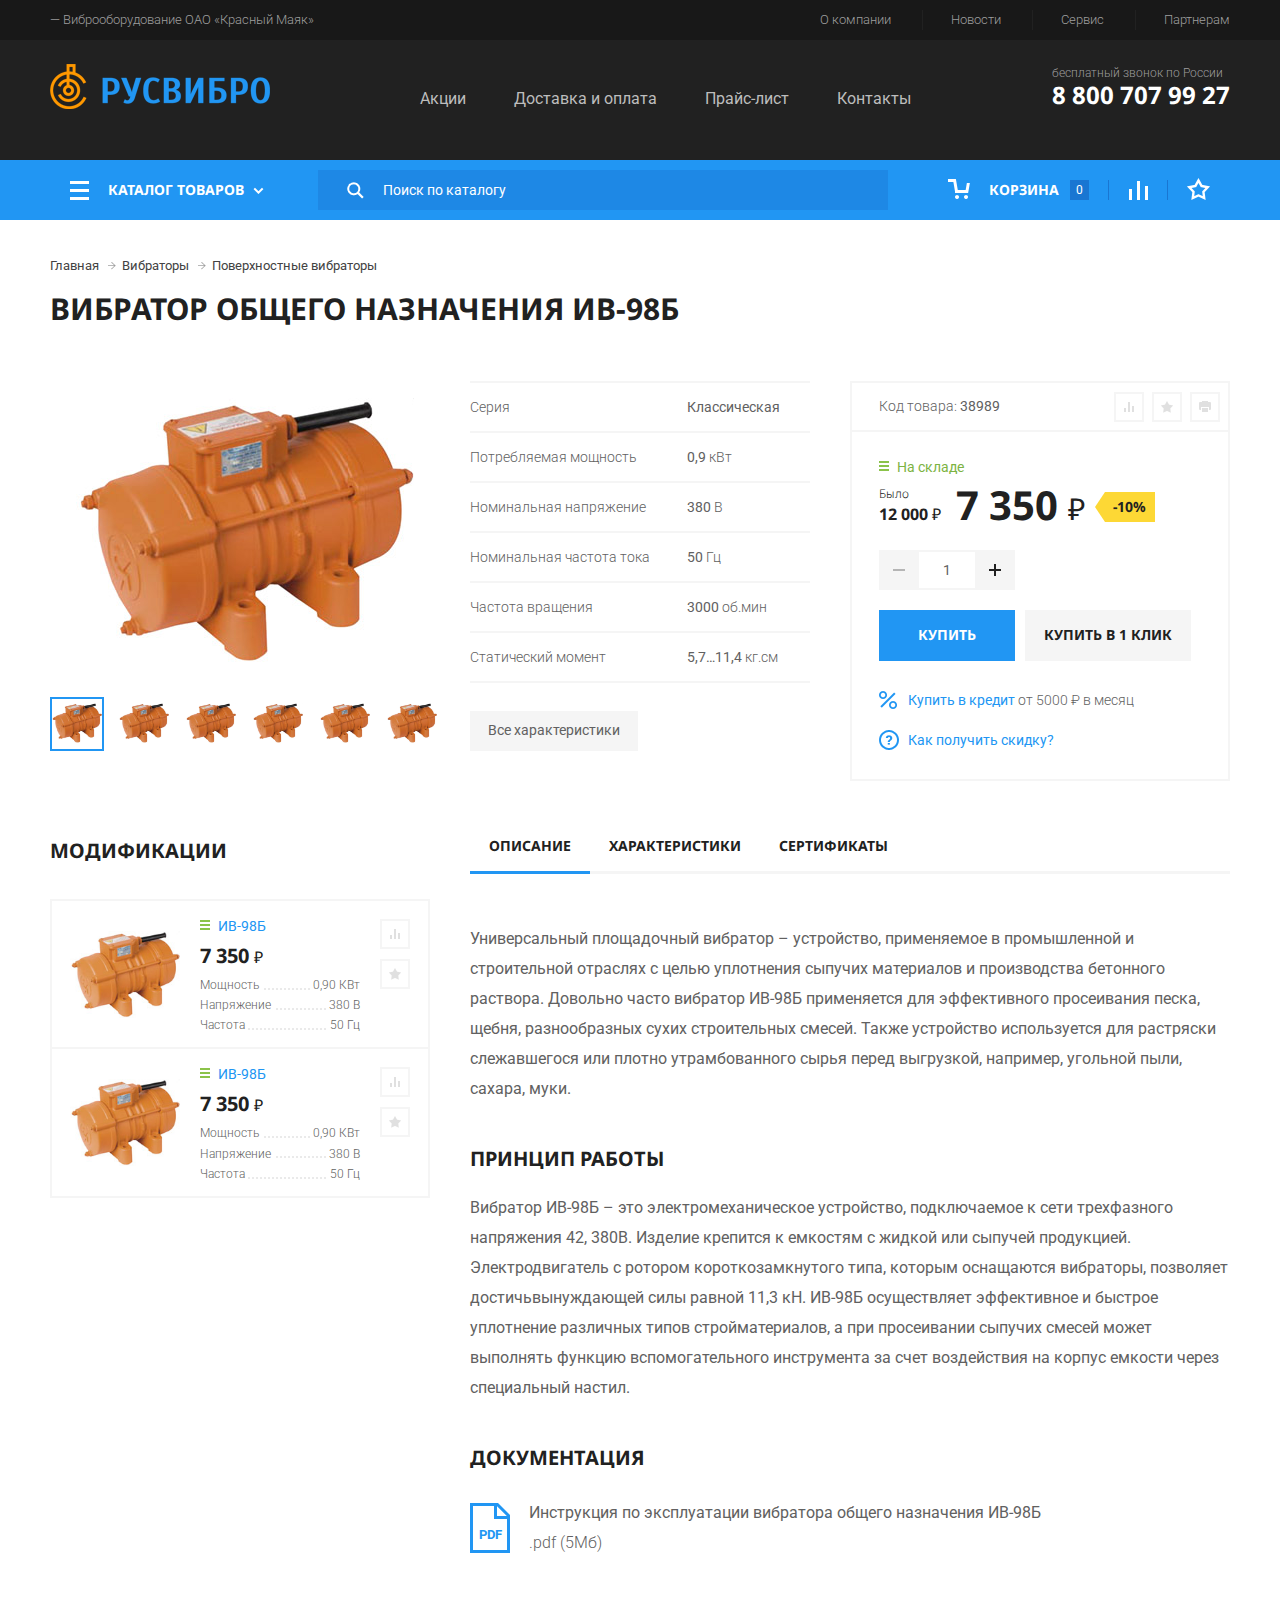
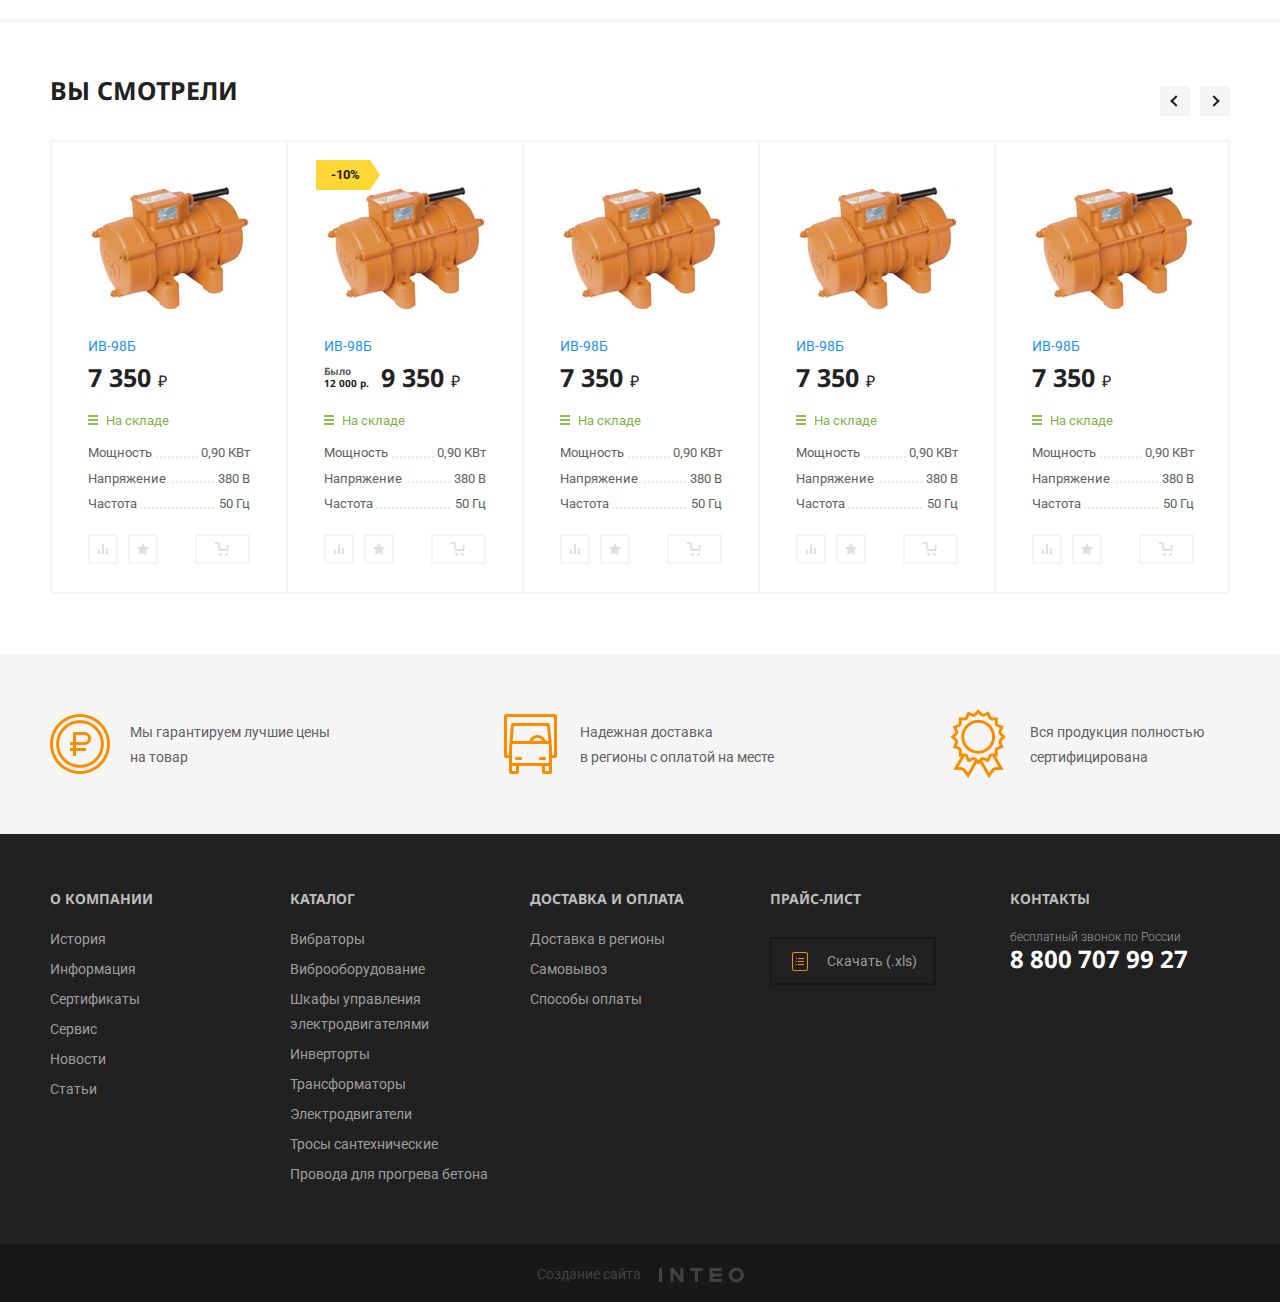
<file: index5.html>
<!DOCTYPE html>
<html lang="ru">
  <head>
    <meta charset="utf-8">
    <meta http-equiv="X-UA-Compatible" content="IE=edge">
    <meta name="viewport" content="width=device-width, initial-scale=1">
    <meta name="description" content="">
    <meta name="keywords" content="">
    <link rel="icon" href="favicon.ico">
    <title>РусВибро</title>
    <link href='https://fonts.googleapis.com/css?family=Roboto:400,400italic,300,700,700italic&subset=latin,cyrillic' rel='stylesheet' type='text/css'>
    <link href='https://fonts.googleapis.com/css?family=Noto+Sans:400,700&subset=latin,cyrillic' rel='stylesheet' type='text/css'>
    <link href="f/css/flexslider.css" rel="stylesheet">
    <link href="f/fancybox/jquery.fancybox.css" rel="stylesheet">
    <link href="f/css/main.css" rel="stylesheet">
    <script src="f/js/jquery-1.12.0.min.js"></script>
    <!-- HTML5 shim and Respond.js for IE8 support of HTML5 elements and media queries -->
    <!--[if lt IE 9]>
      <script src="https://oss.maxcdn.com/html5shiv/3.7.2/html5shiv.min.js"></script>
      <script src="https://oss.maxcdn.com/respond/1.4.2/respond.min.js"></script>
    <![endif]-->
    <script src="f/js/jquery.equalizer.min.js"></script>
    <script src="f/js/jquery.flexslider-min.js"></script>
    <script src="f/fancybox/jquery.fancybox.pack.js"></script>
    <script src="f/js/jquery.scrollTo.min.js"></script>
    <script src="f/js/common.js"></script>

  </head>
  <body>
  <div id="page-wrapper">
    <div id="header">
    <div class="top-menu">
      <div class="container">
        <div class="row">
          <div class="col-md-20">
            <div class="top-menu__intro">— Виброоборудование ОАО «Красный Маяк»</div>
            <ul class="top-menu__links">
              <li><a href="#">О компании</a></li>
              <li><a href="#">Новости</a></li>
              <li><a href="#">Сервис</a></li>
              <li><a href="#">Партнерам</a></li>
            </ul>
          </div>
        </div>
      </div>
    </div>

    <div class="header">
      <div class="container">
        <div class="row">
          <div class="col-md-20">
            <div class="header__logo">
              <a href="/"><img src="f/i/logo.png" alt=""></a>
            </div>
            <div class="header__phone">
              <div class="phone__intro">бесплатный звонок по России</div>
              <div class="phone__num">8 800 707 99 27</div>
            </div>
            <div class="header__menu">
              <ul>
                <li><a href="#">Акции</a></li>
                <li><a href="#">Доставка и оплата</a></li>
                <li><a href="#">Прайс-лист</a></li>
                <li><a href="#">Контакты</a></li>
              </ul>
            </div>
          </div>
        </div>
      </div>
    </div>

    <div class="catalog-menu">
      <div class="container">
        <div class="row">
          <div class="col-md-20">
            <div class="catalog-menu__extra">
              <a class="catalog-menu__extra-item" href="#">
                <i class="icon-cart"></i> Корзина <span class="catalog-menu__cart-counter">0</span>
              </a><a class="catalog-menu__extra-item" href="#">
                <i class="icon-compare"></i>
              </a><a class="catalog-menu__extra-item" href="#">
                <i class="icon-fav"></i>
              </a>
            </div>
            <div class="catalog-menu__button" id="catalog-area">
              <a class="catalog-menu__extra-item" id="all-goods" href="#">
                <i class="icon-ham"></i> Каталог товаров <i class="icon-drop"></i>
              </a>
              <div class="categories">
                <div class="categories__top">
                  <ul class="categories__top-holder">       
                    <li class="category">
                      <a href="/" class="has-children">Вибраторы</a>
                      <div class="categories__sub categories__sub_double">
                        <div class="categories__sub-holder clearfix">
                          <div class="categories__sub-column">
                            <ul>                   
                              <li>
                                <a href="#" class="category-title">Поверхностные вибраторы</a>
                                <ul>                                
                                  <li>
                                    <a href="#">Общего назначения</a>
                                  </li>    
                                  <li>
                                    <a href="#">Общего назначения повышенной надежности</a>
                                  </li>    
                                  <li>
                                    <a href="#">Общего назначения высокого ресурса</a>
                                  </li>    
                                  <li>
                                    <a href="#">Электромеханические взрывозащищенные</a>
                                  </li>    
                                  <li>
                                    <a href="#">Высокочастотные для опалубки (внешние)</a>
                                  </li>    
                                  <li>
                                    <a href="#">Постоянного тока</a>
                                  </li>    
                                  <li>
                                    <a href="#">Высокочастотные</a>
                                  </li>    
                                  <li>
                                    <a href="#">Общего назначения фланцевые</a>
                                  </li>    
                                  <li>
                                    <a href="#">Для пуансонов</a>
                                  </li>    
                                  <li>
                                    <a href="#">Механические</a>
                                  </li>                      
                                </ul>
                              </li>
                            </ul>
                          </div>
                          <div class="categories__sub-column">
                            <ul>                   
                              <li>
                                <a href="#" class="category-title">Глубинные вибраторы</a>
                                <ul>                                
                                  <li>
                                    <a href="#">Для бетона с гибким валом</a>
                                  </li>    
                                  <li>
                                    <a href="#">Портативные</a>
                                  </li>    
                                  <li>
                                    <a href="#">Со встроенным электродвигателем</a>
                                  </li>    
                                  <li>
                                    <a href="#">Навесные</a>
                                  </li>    
                                  <li>
                                    <a href="#">Комплектующие</a>
                                  </li>                      
                                </ul>
                              </li>
                            </ul>
                          </div>
                        </div>
                      </div>
                    </li>   
                    <li class="category">
                      <a href="#" class="has-children">Вибраторы</a>
                      <div class="categories__sub">
                        <div class="categories__sub-holder clearfix">
                          <div class="categories__sub-column">
                            <ul>                   
                              <li>
                                <a href="#" class="category-title">Поверхностные вибраторы</a>
                                <ul>                                
                                  <li>
                                    <a href="#">Для бетона с гибким валом</a>
                                  </li>    
                                  <li>
                                    <a href="#">Портативные</a>
                                  </li>    
                                  <li>
                                    <a href="#">Со встроенным электродвигателем</a>
                                  </li>    
                                  <li>
                                    <a href="#">Навесные</a>
                                  </li>    
                                  <li>
                                    <a href="#">Комплектующие</a>
                                  </li>                      
                                </ul>
                              </li>
                            </ul>
                          </div>
                        </div>
                      </div>
                    </li>
                    <li class="category">
                      <a href="#">Виброоборудование</a>
                    </li>
                    <li class="category">
                      <a href="#">Шкафы управления электродвигателями</a>
                    </li>
                    <li class="category">
                      <a href="#">Инверторы</a>
                    </li>
                    <li class="category">
                      <a href="#">Трансформаторы</a>
                    </li>
                    <li class="category">
                      <a href="#">Электродвигатели</a>
                    </li>
                    <li class="category">
                      <a href="#">Тросы сантехнические</a>
                    </li>
                    <li class="category">
                      <a href="#">Провод для прогрева бетона</a>
                    </li>
                  </ul>
                </div>
              </div>
            </div>
            <div class="catalog-menu__search">
              <div id="search"><form action="" method="get"><input type="text" class="catalog-menu__search-input" placeholder="Поиск по каталогу"><button class="catalog-menu__search-button" type="submit"><i class="icon-search"></i></button></form></div>
            </div>
          </div>
        </div>
      </div>
    </div>
    </div>
    <div class="inner">
      <div class="container">
        <div class="row">
          <div class="col-md-20">
            <ol class="breadcrumb">
              <li><a href="#">Главная</a></li>
              <li><a href="#">Вибраторы</a></li>
              <li><a href="#">Поверхностные вибраторы</a></li>
            </ol>
            <h1>Вибратор общего назначения ИВ-98Б</h1>
            <div class="row catalog-page">
              <div class="col-lg-7 col-md-5">
              <script>
              $(document).ready(function() {
  $('#catCarousel').flexslider({
    animation: "slide",
    controlNav: false,
    animationLoop: false,
    slideshow: false,
    itemWidth: 54,
    itemMargin: 13,
    asNavFor: '#catSlider'
  });
 
  $('#catSlider').flexslider({
    animation: "fade",
    controlNav: false,
    animationLoop: false,
    slideshow: false,
    directionNav: false,
    sync: "#catCarousel"
  });
});
              </script>
              <div class="catalog-page__images">
                <div id="catSlider" class="flexslider catalog-page__image">
  <ul class="slides">
    <li>
      <a href="f/i/cat-big.jpg" class="fancybox" rel="item"><img src="f/i/cat-big.jpg" /></a>
    </li>
    <li>
      <a href="f/i/cat-big.jpg" class="fancybox" rel="item"><img src="f/i/cat-big.jpg" /></a>
    </li>
    <li>
      <a href="f/i/cat-big.jpg" class="fancybox" rel="item"><img src="f/i/cat-big.jpg" /></a>
    </li>
    <li>
      <a href="f/i/cat-big.jpg" class="fancybox" rel="item"><img src="f/i/cat-big.jpg" /></a>
    </li>
    <li>
      <a href="f/i/cat-big.jpg" class="fancybox" rel="item"><img src="f/i/cat-big.jpg" /></a>
    </li>
    <li>
      <a href="f/i/cat-big.jpg" class="fancybox" rel="item"><img src="f/i/cat-big.jpg" /></a>
    </li>
    <li>
      <a href="f/i/cat-big.jpg" class="fancybox" rel="item"><img src="f/i/cat-big.jpg" /></a>
    </li>
    <li>
      <a href="f/i/cat-big.jpg" class="fancybox" rel="item"><img src="f/i/cat-big.jpg" /></a>
    </li>
        <li>
      <a href="f/i/cat-big.jpg" class="fancybox" rel="item"><img src="f/i/cat-big.jpg" /></a>
    </li>
    <li>
      <a href="f/i/cat-big.jpg" class="fancybox" rel="item"><img src="f/i/cat-big.jpg" /></a>
    </li>
    <li>
      <a href="f/i/cat-big.jpg" class="fancybox" rel="item"><img src="f/i/cat-big.jpg" /></a>
    </li>
    <li>
      <a href="f/i/cat-big.jpg" class="fancybox" rel="item"><img src="f/i/cat-big.jpg" /></a>
    </li>
        <li>
      <a href="f/i/cat-big.jpg" class="fancybox" rel="item"><img src="f/i/cat-big.jpg" /></a>
    </li>
    <li>
      <a href="f/i/cat-big.jpg" class="fancybox" rel="item"><img src="f/i/cat-big.jpg" /></a>
    </li>
    <li>
      <a href="f/i/cat-big.jpg" class="fancybox" rel="item"><img src="f/i/cat-big.jpg" /></a>
    </li>
    <li>
      <a href="f/i/cat-big.jpg" class="fancybox" rel="item"><img src="f/i/cat-big.jpg" /></a>
    </li>
  </ul>
</div>
<div id="catCarousel" class="flexslider catalog-page__carousel">
  <ul class="slides">
    <li>
      <span><img src="f/i/cat-big.jpg" /></span>
    </li>
    <li>
      <span><img src="f/i/cat-big.jpg" /></span>
    </li>
    <li>
      <span><img src="f/i/cat-big.jpg" /></span>
    </li>
    <li>
      <span><img src="f/i/cat-big.jpg" /></span>
    </li>
    <li>
      <span><img src="f/i/cat-big.jpg" /></span>
    </li>
    <li>
      <span><img src="f/i/cat-big.jpg" /></span>
    </li>
    <li>
      <span><img src="f/i/cat-big.jpg" /></span>
    </li>
    <li>
      <span><img src="f/i/cat-big.jpg" /></span>
    </li>
        <li>
      <span><img src="f/i/cat-big.jpg" /></span>
    </li>
    <li>
      <span><img src="f/i/cat-big.jpg" /></span>
    </li>
    <li>
      <span><img src="f/i/cat-big.jpg" /></span>
    </li>
    <li>
      <span><img src="f/i/cat-big.jpg" /></span>
    </li>
        <li>
      <span><img src="f/i/cat-big.jpg" /></span>
    </li>
    <li>
      <span><img src="f/i/cat-big.jpg" /></span>
    </li>
    <li>
      <span><img src="f/i/cat-big.jpg" /></span>
    </li>
    <li>
      <span><img src="f/i/cat-big.jpg" /></span>
    </li>
  </ul>
</div></div>

              </div>
              <div class="col-lg-6 col-md-6">
                <div class="catalog-page__chars"><table class="data">
                  <tr>
                    <th>Серия</th>
                    <td>Классическая</td>
                  </tr>
                  <tr>
                    <th>Потребляемая мощность</th>
                    <td>0,9 <span class="light">кВт</span></td>
                  </tr>
                  <tr>
                    <th>Номинальная напряжение</th>
                    <td>380 <span class="light">В</span></td>
                  </tr>
                  <tr>
                    <th>Номинальная частота тока</th>
                    <td>50 <span class="light">Гц</span></td>
                  </tr>
                  <tr>
                    <th>Частота вращения</th>
                    <td>3000 <span class="light">об.мин</span></td>
                  </tr>
                  <tr>
                    <th>Статический момент</th>
                    <td>5,7…11,4 <span class="light">кг.см</span></td>
                  </tr>
                </table>
                <a href="#" class="btn btn-primary btn-sm" data-scrollto="allchars">Все характеристики</a></div>
              </div>
              <div class="col-lg-7 col-md-9">
                
                <div class="catalog-page__actions">
                  <div class="catalog-page__actions-intro clearfix">
                    <div class="catalog-page__actions-buttons"><a href="#" class="btn btn-default btn-xs" data-toggle="tooltip" data-placement="top" title="Добавить к сравнению"><i class="icon-compare-small"></i></a><a href="#" class="btn btn-default btn-xs" data-toggle="tooltip" data-placement="top" title="Добавить в избранное"><i class="icon-fav-small"></i></a><a href="#" class="btn btn-default btn-xs" data-toggle="tooltip" data-placement="top" title="Распечатать"><i class="icon-print-small"></i></a></div>
                    Код товара: <b>38989</b>
                  </div>
                  <div class="catalog-page__actions-content">
                    <div class="catalog-item__warehouse catalog-item__warehouse_yes"><i class="icon-warehouse-yes"></i> На складе</div>
                    <div class="catalog-page__price"><span class="catalog-page__price-old">Было<br><b>12 000 <span class="rub">₽</span></b></span> 7 350 <span class="rub">₽</span><div class="catalog-item__labels-item">
                        <span class="catalog-item__labels-content catalog-item__labels-content_discount">-10%</span>
                      </div></div>
                    <div class="catalog-page__cart-counter"><span class="minus inactive"></span><input type="number" value="1"><span class="plus"></span></div>
                    <div class="catalog-page__buttons"><a href="#" class="btn btn-success btn-lg">Купить</a><a href="#" class="btn btn-primary btn-lg">Купить в 1 клик</a></div>
                    <div class="catalog-page__extra"><a href="#"><i class="icon-discount"></i> Купить в кредит</a> от&nbsp;5000&nbsp;₽ в&nbsp;месяц</div>
                    <div class="catalog-page__extra"><a href="#"><i class="icon-howto"></i> Как получить скидку?</a></div>
                  </div>
                </div>
              </div>
            </div>
            <div class="row catalog-info">
              <div class="col-lg-7">
                <div class="catalog-modifications">
                <h3 class="nomargin">Модификации</h3>
                <div class="catalog-modification" data-href="#">
                  <div class="catalog-modification__table">
                    <div class="catalog-modification__row">
                      <div class="catalog-modification__cell catalog-modification__cell_image"><img src="f/i/cat1.jpg" alt=""></div>
                      <div class="catalog-modification__cell"><a href="#"><i class="icon-warehouse-yes"></i> <span class="catalog-item__title">ИВ-98Б</span></a>
                      <div class="catalog-item__price">7 350 <span class="rub">₽</span></div>
                      <dl class="catalog-item__char clearfix"><dt>Мощность</dt><dd>0,90 КВт</dd></dl>
                      <dl class="catalog-item__char clearfix"><dt>Напряжение</dt><dd>380 В</dd></dl>
                      <dl class="catalog-item__char clearfix"><dt>Частота</dt><dd>50 Гц</dd></dl></div>
                      <div class="catalog-modification__cell catalog-modification__cell_actions"><a href="#" class="btn btn-default btn-xs"><i class="icon-compare-small"></i></a><br><a href="#" class="btn btn-default btn-xs"><i class="icon-fav-small"></i></a></div>
                    </div>
                  </div>
                </div>
                <div class="catalog-modification" data-href="#">
                  <div class="catalog-modification__table">
                    <div class="catalog-modification__row">
                      <div class="catalog-modification__cell catalog-modification__cell_image"><img src="f/i/cat1.jpg" alt=""></div>
                      <div class="catalog-modification__cell"><a href="#"><i class="icon-warehouse-yes"></i> <span class="catalog-item__title">ИВ-98Б</span></a>
                      <div class="catalog-item__price">7 350 <span class="rub">₽</span></div>
                      <dl class="catalog-item__char clearfix"><dt>Мощность</dt><dd>0,90 КВт</dd></dl>
                      <dl class="catalog-item__char clearfix"><dt>Напряжение</dt><dd>380 В</dd></dl>
                      <dl class="catalog-item__char clearfix"><dt>Частота</dt><dd>50 Гц</dd></dl></div>
                      <div class="catalog-modification__cell catalog-modification__cell_actions"><a href="#" class="btn btn-default btn-xs"><i class="icon-compare-small"></i></a><br><a href="#" class="btn btn-default btn-xs"><i class="icon-fav-small"></i></a></div>
                    </div>
                  </div>
                </div>

                </div>
              </div>
              <div class="col-lg-13">

<div>

  <!-- Nav tabs -->
  <ul class="nav nav-tabs" role="tablist">
    <li role="presentation" class="active"><a href="#description" aria-controls="description" role="tab" data-toggle="tab">Описание</a></li>
    <li role="presentation"><a href="#chars" aria-controls="chars" role="tab" data-toggle="tab" data-scrollto-target="allchars">Характеристики</a></li>
    <li role="presentation"><a href="#cert" aria-controls="cert" role="tab" data-toggle="tab">Сертификаты</a></li>
  </ul>

  <!-- Tab panes -->
  <div class="tab-content">
    <div role="tabpanel" class="tab-pane fade in active" id="description">
      
                     <p>Универсальный площадочный вибратор – устройство, применяемое в промышленной и строительной отраслях с целью уплотнения сыпучих материалов и производства бетонного раствора. Довольно часто вибратор ИВ-98Б применяется для эффективного просеивания песка, щебня, разнообразных сухих строительных смесей. Также устройство используется для растряски слежавшегося или плотно утрамбованного сырья перед выгрузкой, например, угольной пыли, сахара, муки.</p>
                <h3>Принцип работы</h3>
<p>Вибратор ИВ-98Б – это электромеханическое устройство, подключаемое к сети трехфазного напряжения 42, 380В. Изделие крепится к емкостям с жидкой или сыпучей продукцией. Электродвигатель с ротором короткозамкнутого типа, которым оснащаются вибраторы, позволяет достичьвынуждающей силы равной 11,3 кН. ИВ-98Б осуществляет эффективное и быстрое уплотнение различных типов стройматериалов, а при просеивании сыпучих смесей может выполнять функцию вспомогательного инструмента за счет воздействия на корпус емкости через специальный настил.</p>
<h3>Документация</h3>
<div class="file">
  <a href="#"><span class="file__icon">pdf</span>Инструкция по эксплуатации вибратора общего назначения ИВ-98Б</a>
  <div class="file__info">.pdf (5Мб)</div>
</div>
    </div>
    <div role="tabpanel" class="tab-pane fade" id="chars"><table>
                  <tr>
                    <th>Серия</th>
                    <td>Классическая</td>
                  </tr>
                  <tr>
                    <th>Потребляемая мощность</th>
                    <td>0,9 <span class="light">кВт</span></td>
                  </tr>
                  <tr>
                    <th>Номинальная напряжение</th>
                    <td>380 <span class="light">В</span></td>
                  </tr>
                  <tr>
                    <th>Номинальная частота тока</th>
                    <td>50 <span class="light">Гц</span></td>
                  </tr>
                  <tr>
                    <th>Частота вращения</th>
                    <td>3000 <span class="light">об.мин</span></td>
                  </tr>
                  <tr>
                    <th>Статический момент</th>
                    <td>5,7…11,4 <span class="light">кг.см</span></td>
                  </tr>
                </table></div>
    <div role="tabpanel" class="tab-pane fade" id="cert">
      <div class="row">
        <div class="col-md-10">
          <div class="certificate clearfix">
            <a href="f/i/cert.jpg" class="fancybox" rel="certificate">
              <span class="certificate__img"><img src="f/i/cert.jpg" alt=""></span><span class="certificate__text">Сертификат соответствия</span>
            </a>
          </div>
        </div>
        <div class="col-md-10">
          <div class="certificate clearfix">
            <a href="f/i/cert.jpg" class="fancybox" rel="certificate">
              <span class="certificate__img"><img src="f/i/cert.jpg" alt=""></span><span class="certificate__text">Сертификат соответствия</span>
            </a>
          </div>
        </div>
      </div>
    </div>
  </div>

</div>

 
              </div>
            </div>

          </div>
        </div>
      </div>
    </div>
    <div class="viewed">
      <div class="container">
        <div class="h2 nomargin">Вы смотрели</div>
        <script>
$(document).ready(function() {
  $('#viewed').flexslider({
    animation: "slide",
    animationLoop: true,
    itemWidth: 234,
    itemMargin: 2,
    slideshow: false,
    start: function(){
      $('#viewed').equalizer({
        columns: '.catalog-item'
      });
    }
  });
});
</script>
            <div class="flexslider carousel catalog-items clear" id="viewed">
              <ul class="slides">
                <li>
                  <div class="catalog-item" data-href="#">
                    <div class="catalog-item__image">
                      <img src="f/i/cat1.jpg" alt="">
                    </div> 
                    <div class="catalog-item__content">
                      <a href="#"><span class="catalog-item__title">ИВ-98Б</span></a>
                      <div class="catalog-item__price">7 350 <span class="rub">₽</span></div>
                      <div class="catalog-item__warehouse catalog-item__warehouse_yes"><i class="icon-warehouse-yes"></i> На складе</div>
                      <dl class="catalog-item__char clearfix"><dt>Мощность</dt><dd>0,90 КВт</dd></dl>
                      <dl class="catalog-item__char clearfix"><dt>Напряжение</dt><dd>380 В</dd></dl>
                      <dl class="catalog-item__char clearfix"><dt>Частота</dt><dd>50 Гц</dd></dl>
                      <div class="catalog-item__actions"><a href="#" class="btn btn-default btn-xs"><i class="icon-compare-small"></i></a><a href="#" class="btn btn-default btn-xs"><i class="icon-fav-small"></i></a></div>
                    </div>
                    <div class="catalog-item__cart-counter"><span class="minus"></span><input type="number" value="1"><span class="plus"></span></div>
                    <div class="catalog-item__cart"><a href="#" class="btn btn-default btn-xs"><i class="icon-cart-small"></i></a></div>
                  </div>
                </li>
                                <li>
                  <div class="catalog-item" data-href="#">
                    <div class="catalog-item__image">
                      <img src="f/i/cat1.jpg" alt="">
                    </div> 
                    <div class="catalog-item__content">
                      <a href="#"><span class="catalog-item__title">ИВ-98Б</span></a>
                      <div class="catalog-item__price"><span class="catalog-item__price-old">Было<br><b>12 000 р.</b></span> 9 350 <span class="rub">₽</span></div>
                      <div class="catalog-item__warehouse catalog-item__warehouse_yes"><i class="icon-warehouse-yes"></i> На складе</div>
                      <dl class="catalog-item__char clearfix"><dt>Мощность</dt><dd>0,90 КВт</dd></dl>
                      <dl class="catalog-item__char clearfix"><dt>Напряжение</dt><dd>380 В</dd></dl>
                      <dl class="catalog-item__char clearfix"><dt>Частота</dt><dd>50 Гц</dd></dl>
                      <div class="catalog-item__actions"><a href="#" class="btn btn-default btn-xs"><i class="icon-compare-small"></i></a><a href="#" class="btn btn-default btn-xs"><i class="icon-fav-small"></i></a></div>
                    </div>
                    <div class="catalog-item__cart-counter"><span class="minus"></span><input type="number" value="1"><span class="plus"></span></div>
                    <div class="catalog-item__cart"><a href="#" class="btn btn-default btn-xs"><i class="icon-cart-small"></i></a></div>
                    <div class="catalog-item__labels">
                      <div class="catalog-item__labels-item">
                        <span class="catalog-item__labels-content catalog-item__labels-content_discount">-10%</span>
                      </div>
                    </div>
                  </div>
                </li>
                                <li>
                  <div class="catalog-item" data-href="#">
                    <div class="catalog-item__image">
                      <img src="f/i/cat1.jpg" alt="">
                    </div> 
                    <div class="catalog-item__content">
                      <a href="#"><span class="catalog-item__title">ИВ-98Б</span></a>
                      <div class="catalog-item__price">7 350 <span class="rub">₽</span></div>
                      <div class="catalog-item__warehouse catalog-item__warehouse_yes"><i class="icon-warehouse-yes"></i> На складе</div>
                      <dl class="catalog-item__char clearfix"><dt>Мощность</dt><dd>0,90 КВт</dd></dl>
                      <dl class="catalog-item__char clearfix"><dt>Напряжение</dt><dd>380 В</dd></dl>
                      <dl class="catalog-item__char clearfix"><dt>Частота</dt><dd>50 Гц</dd></dl>
                      <div class="catalog-item__actions"><a href="#" class="btn btn-default btn-xs"><i class="icon-compare-small"></i></a><a href="#" class="btn btn-default btn-xs"><i class="icon-fav-small"></i></a></div>
                    </div>
                    <div class="catalog-item__cart-counter"><span class="minus"></span><input type="number" value="1"><span class="plus"></span></div>
                    <div class="catalog-item__cart"><a href="#" class="btn btn-default btn-xs"><i class="icon-cart-small"></i></a></div>
                  </div>
                </li>
                                <li>
                  <div class="catalog-item" data-href="#">
                    <div class="catalog-item__image">
                      <img src="f/i/cat1.jpg" alt="">
                    </div> 
                    <div class="catalog-item__content">
                      <a href="#"><span class="catalog-item__title">ИВ-98Б</span></a>
                      <div class="catalog-item__price">7 350 <span class="rub">₽</span></div>
                      <div class="catalog-item__warehouse catalog-item__warehouse_yes"><i class="icon-warehouse-yes"></i> На складе</div>
                      <dl class="catalog-item__char clearfix"><dt>Мощность</dt><dd>0,90 КВт</dd></dl>
                      <dl class="catalog-item__char clearfix"><dt>Напряжение</dt><dd>380 В</dd></dl>
                      <dl class="catalog-item__char clearfix"><dt>Частота</dt><dd>50 Гц</dd></dl>
                      <div class="catalog-item__actions"><a href="#" class="btn btn-default btn-xs"><i class="icon-compare-small"></i></a><a href="#" class="btn btn-default btn-xs"><i class="icon-fav-small"></i></a></div>
                    </div>
                    <div class="catalog-item__cart-counter"><span class="minus"></span><input type="number" value="1"><span class="plus"></span></div>
                    <div class="catalog-item__cart"><a href="#" class="btn btn-default btn-xs"><i class="icon-cart-small"></i></a></div>
                  </div>
                </li>
                                <li>
                  <div class="catalog-item" data-href="#">
                    <div class="catalog-item__image">
                      <img src="f/i/cat1.jpg" alt="">
                    </div> 
                    <div class="catalog-item__content">
                      <a href="#"><span class="catalog-item__title">ИВ-98Б</span></a>
                      <div class="catalog-item__price">7 350 <span class="rub">₽</span></div>
                      <div class="catalog-item__warehouse catalog-item__warehouse_yes"><i class="icon-warehouse-yes"></i> На складе</div>
                      <dl class="catalog-item__char clearfix"><dt>Мощность</dt><dd>0,90 КВт</dd></dl>
                      <dl class="catalog-item__char clearfix"><dt>Напряжение</dt><dd>380 В</dd></dl>
                      <dl class="catalog-item__char clearfix"><dt>Частота</dt><dd>50 Гц</dd></dl>
                      <div class="catalog-item__actions"><a href="#" class="btn btn-default btn-xs"><i class="icon-compare-small"></i></a><a href="#" class="btn btn-default btn-xs"><i class="icon-fav-small"></i></a></div>
                    </div>
                    <div class="catalog-item__cart-counter"><span class="minus"></span><input type="number" value="1"><span class="plus"></span></div>
                    <div class="catalog-item__cart"><a href="#" class="btn btn-default btn-xs"><i class="icon-cart-small"></i></a></div>
                  </div>
                </li>
                                <li>
                  <div class="catalog-item" data-href="#">
                    <div class="catalog-item__image">
                      <img src="f/i/cat1.jpg" alt="">
                    </div> 
                    <div class="catalog-item__content">
                      <a href="#"><span class="catalog-item__title">ИВ-98Б</span></a>
                      <div class="catalog-item__price">7 350 <span class="rub">₽</span></div>
                      <div class="catalog-item__warehouse catalog-item__warehouse_yes"><i class="icon-warehouse-yes"></i> На складе</div>
                      <dl class="catalog-item__char clearfix"><dt>Мощность</dt><dd>0,90 КВт</dd></dl>
                      <dl class="catalog-item__char clearfix"><dt>Напряжение</dt><dd>380 В</dd></dl>
                      <dl class="catalog-item__char clearfix"><dt>Частота</dt><dd>50 Гц</dd></dl>
                      <div class="catalog-item__actions"><a href="#" class="btn btn-default btn-xs"><i class="icon-compare-small"></i></a><a href="#" class="btn btn-default btn-xs"><i class="icon-fav-small"></i></a></div>
                    </div>
                    <div class="catalog-item__cart-counter"><span class="minus"></span><input type="number" value="1"><span class="plus"></span></div>
                    <div class="catalog-item__cart"><a href="#" class="btn btn-default btn-xs"><i class="icon-cart-small"></i></a></div>
                  </div>
                </li>
                                <li>
                  <div class="catalog-item" data-href="#">
                    <div class="catalog-item__image">
                      <img src="f/i/cat1.jpg" alt="">
                    </div> 
                    <div class="catalog-item__content">
                      <a href="#"><span class="catalog-item__title">ИВ-98Б</span></a>
                      <div class="catalog-item__price">7 350 <span class="rub">₽</span></div>
                      <div class="catalog-item__warehouse catalog-item__warehouse_yes"><i class="icon-warehouse-yes"></i> На складе</div>
                      <dl class="catalog-item__char clearfix"><dt>Мощность</dt><dd>0,90 КВт</dd></dl>
                      <dl class="catalog-item__char clearfix"><dt>Напряжение</dt><dd>380 В</dd></dl>
                      <dl class="catalog-item__char clearfix"><dt>Частота</dt><dd>50 Гц</dd></dl>
                      <div class="catalog-item__actions"><a href="#" class="btn btn-default btn-xs"><i class="icon-compare-small"></i></a><a href="#" class="btn btn-default btn-xs"><i class="icon-fav-small"></i></a></div>
                    </div>
                    <div class="catalog-item__cart-counter"><span class="minus"></span><input type="number" value="1"><span class="plus"></span></div>
                    <div class="catalog-item__cart"><a href="#" class="btn btn-default btn-xs"><i class="icon-cart-small"></i></a></div>
                  </div>
                </li>
                <li>
                  <div class="catalog-item" data-href="#">
                    <div class="catalog-item__image">
                      <img src="f/i/cat1.jpg" alt="">
                    </div> 
                    <div class="catalog-item__content">
                      <a href="#"><span class="catalog-item__title">ИВ-98Б</span></a>
                      <div class="catalog-item__price">7 350 <span class="rub">₽</span></div>
                      <div class="catalog-item__warehouse catalog-item__warehouse_yes"><i class="icon-warehouse-yes"></i> На складе</div>
                      <dl class="catalog-item__char clearfix"><dt>Мощность</dt><dd>0,90 КВт</dd></dl>
                      <dl class="catalog-item__char clearfix"><dt>Напряжение</dt><dd>380 В</dd></dl>
                      <dl class="catalog-item__char clearfix"><dt>Частота</dt><dd>50 Гц</dd></dl>
                      <div class="catalog-item__actions"><a href="#" class="btn btn-default btn-xs"><i class="icon-compare-small"></i></a><a href="#" class="btn btn-default btn-xs"><i class="icon-fav-small"></i></a></div>
                    </div>
                    <div class="catalog-item__cart-counter"><span class="minus"></span><input type="number" value="1"><span class="plus"></span></div>
                    <div class="catalog-item__cart"><a href="#" class="btn btn-default btn-xs"><i class="icon-cart-small"></i></a></div>
                  </div>
                </li>
                <li>
                  <div class="catalog-item" data-href="#">
                    <div class="catalog-item__image">
                      <img src="f/i/cat1.jpg" alt="">
                    </div> 
                    <div class="catalog-item__content">
                      <a href="#"><span class="catalog-item__title">ИВ-98Б</span></a>
                      <div class="catalog-item__price">7 350 <span class="rub">₽</span></div>
                      <div class="catalog-item__warehouse catalog-item__warehouse_yes"><i class="icon-warehouse-yes"></i> На складе</div>
                      <dl class="catalog-item__char clearfix"><dt>Мощность</dt><dd>0,90 КВт</dd></dl>
                      <dl class="catalog-item__char clearfix"><dt>Напряжение</dt><dd>380 В</dd></dl>
                      <dl class="catalog-item__char clearfix"><dt>Частота</dt><dd>50 Гц</dd></dl>
                      <div class="catalog-item__actions"><a href="#" class="btn btn-default btn-xs"><i class="icon-compare-small"></i></a><a href="#" class="btn btn-default btn-xs"><i class="icon-fav-small"></i></a></div>
                    </div>
                    <div class="catalog-item__cart-counter"><span class="minus"></span><input type="number" value="1"><span class="plus"></span></div>
                    <div class="catalog-item__cart"><a href="#" class="btn btn-default btn-xs"><i class="icon-cart-small"></i></a></div>
                  </div>
                </li>
                <li>
                  <div class="catalog-item" data-href="#">
                    <div class="catalog-item__image">
                      <img src="f/i/cat1.jpg" alt="">
                    </div> 
                    <div class="catalog-item__content">
                      <a href="#"><span class="catalog-item__title">ИВ-98Б</span></a>
                      <div class="catalog-item__price">7 350 <span class="rub">₽</span></div>
                      <div class="catalog-item__warehouse catalog-item__warehouse_yes"><i class="icon-warehouse-yes"></i> На складе</div>
                      <dl class="catalog-item__char clearfix"><dt>Мощность</dt><dd>0,90 КВт</dd></dl>
                      <dl class="catalog-item__char clearfix"><dt>Напряжение</dt><dd>380 В</dd></dl>
                      <dl class="catalog-item__char clearfix"><dt>Частота</dt><dd>50 Гц</dd></dl>
                      <div class="catalog-item__actions"><a href="#" class="btn btn-default btn-xs"><i class="icon-compare-small"></i></a><a href="#" class="btn btn-default btn-xs"><i class="icon-fav-small"></i></a></div>
                    </div>
                    <div class="catalog-item__cart-counter"><span class="minus"></span><input type="number" value="1"><span class="plus"></span></div>
                    <div class="catalog-item__cart"><a href="#" class="btn btn-default btn-xs"><i class="icon-cart-small"></i></a></div>
                  </div>
                </li>
                <li>
                  <div class="catalog-item" data-href="#">
                    <div class="catalog-item__image">
                      <img src="f/i/cat1.jpg" alt="">
                    </div> 
                    <div class="catalog-item__content">
                      <a href="#"><span class="catalog-item__title">ИВ-98Б</span></a>
                      <div class="catalog-item__price">7 350 <span class="rub">₽</span></div>
                      <div class="catalog-item__warehouse catalog-item__warehouse_yes"><i class="icon-warehouse-yes"></i> На складе</div>
                      <dl class="catalog-item__char clearfix"><dt>Мощность</dt><dd>0,90 КВт</dd></dl>
                      <dl class="catalog-item__char clearfix"><dt>Напряжение</dt><dd>380 В</dd></dl>
                      <dl class="catalog-item__char clearfix"><dt>Частота</dt><dd>50 Гц</dd></dl>
                      <div class="catalog-item__actions"><a href="#" class="btn btn-default btn-xs"><i class="icon-compare-small"></i></a><a href="#" class="btn btn-default btn-xs"><i class="icon-fav-small"></i></a></div>
                    </div>
                    <div class="catalog-item__cart-counter"><span class="minus"></span><input type="number" value="1"><span class="plus"></span></div>
                    <div class="catalog-item__cart"><a href="#" class="btn btn-default btn-xs"><i class="icon-cart-small"></i></a></div>
                  </div>
                </li>
              </ul>
            </div>

      </div>
    </div>
    <div class="extra-block">
      <div class="container">
        <div class="row">
          <div class="col-md-20">
            <div class="extra-block__holder">
              <div class="extra-block__item extra-block__item_price">Мы гарантируем лучшие цены на&nbsp;товар</div>
              <div class="extra-block__item extra-block__item_delivery">Надежная доставка в&nbsp;регионы с&nbsp;оплатой на&nbsp;месте</div>
              <div class="extra-block__item extra-block__item_cert">Вся продукция полностью сертифицирована</div>
              <span class="extra-block__stretch"></span>
            </div>
          </div>
        </div>
      </div>
    </div>
    <div class="footer">
      <div class="container">
        <div class="row">
          <div class="col-md-4 col-sm-33">
            <div class="footer__column">
              <ul>
                <li><a href="#">О компании</a>
                  <ul>
                    <li><a href="#">История</a></li>
                    <li><a href="#">Информация</a></li>
                    <li><a href="#">Сертификаты</a></li>
                    <li><a href="#">Сервис</a></li>
                    <li><a href="#">Новости</a></li>
                    <li><a href="#">Статьи</a></li>
                  </ul>
                </li>
              </ul>
            </div>
          </div>
          <div class="col-md-4 col-sm-33">
            <div class="footer__column">
              <ul>
                <li><a href="#">Каталог</a>
                  <ul>
                    <li><a href="#">Вибраторы</a></li>
                    <li><a href="#">Виброоборудование</a></li>
                    <li><a href="#">Шкафы управления электродвигателями</a></li>
                    <li><a href="#">Инверторты</a></li>
                    <li><a href="#">Трансформаторы</a></li>
                    <li><a href="#">Электродвигатели</a></li>
                    <li><a href="#">Тросы сантехнические</a></li>
                    <li><a href="#">Провода для прогрева бетона</a></li>
                  </ul>
                </li>
              </ul>
            </div>
          </div>
          <div class="col-md-4 col-sm-33">
            <div class="footer__column">
              <ul>
                <li><a href="#">Доставка и оплата</a>
                  <ul>
                    <li><a href="#">Доставка в регионы</a></li>
                    <li><a href="#">Самовывоз</a></li>
                    <li><a href="#">Способы оплаты</a></li>
                  </ul>
                </li>
              </ul>
            </div>
          </div>
          <div class="col-md-4 col-sm-33">
            <div class="footer__column">
              <ul>
                <li><a href="#">Прайс-лист</a>
                  <ul>
                    <li>
                      <a class="btn" href="#"><i class="icon-document"></i> Скачать (.xls)</a>
                    </li>
                  </ul>
                </li>
              </ul>
            </div>
          </div>
          <div class="col-md-4 col-sm-33">
            <div class="footer__column">
              <ul>
                <li><a href="#">Контакты</a>
                  <ul>
                    <li>
                      <div class="phone__intro">бесплатный звонок по России</div>
                      <div class="phone__num">8 800 707 99 27</div></li>
                  </ul>
                </li>
              </ul>
            </div>
          </div>
        </div>
      </div>
    </div>
    <div class="developer">
      Создание сайта <a href="http://inteo-s.ru/" rel="external"><i class="icon-inteo"></i></a>
    </div>
    </div>
  </body>
</html>
</file>
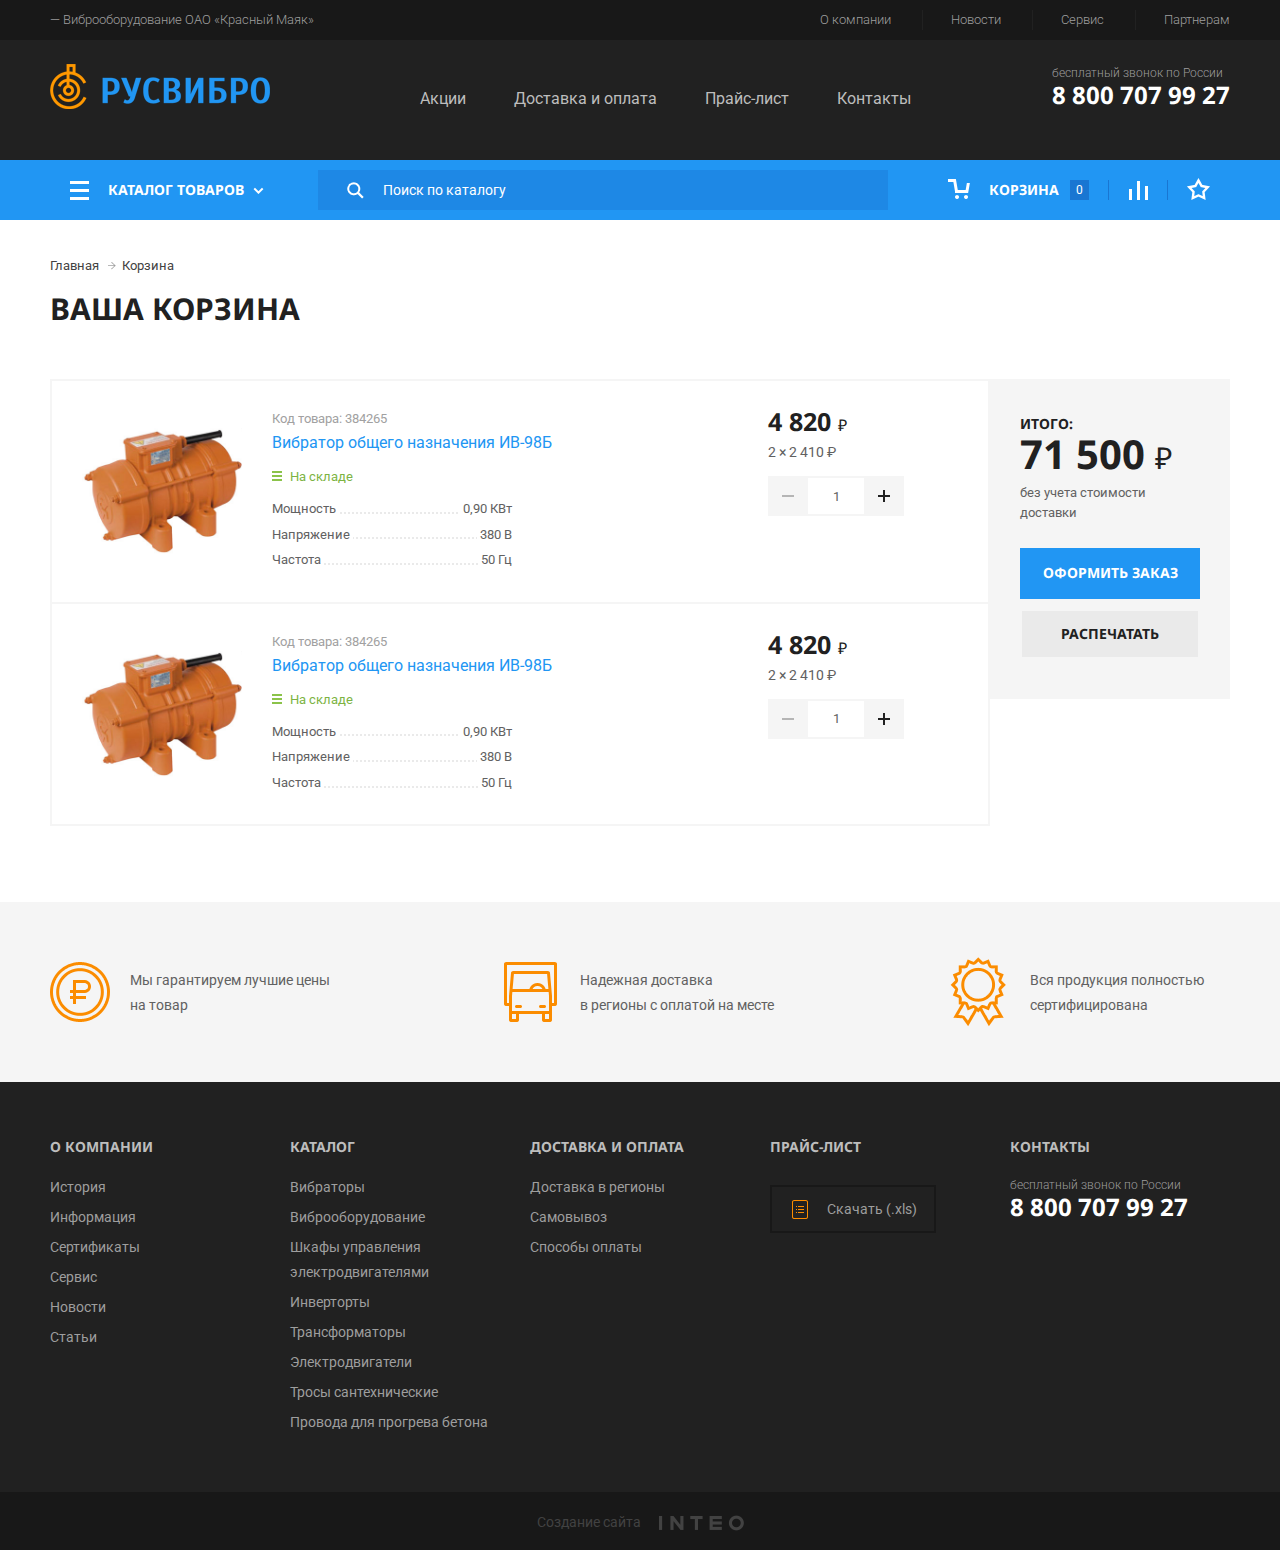
<file: index6.html>
<!DOCTYPE html>
<html lang="ru">
  <head>
    <meta charset="utf-8">
    <meta http-equiv="X-UA-Compatible" content="IE=edge">
    <meta name="viewport" content="width=device-width, initial-scale=1">
    <meta name="description" content="">
    <meta name="keywords" content="">
    <link rel="icon" href="favicon.ico">
    <title>РусВибро</title>
    <link href='https://fonts.googleapis.com/css?family=Roboto:400,400italic,300,700,700italic&subset=latin,cyrillic' rel='stylesheet' type='text/css'>
    <link href='https://fonts.googleapis.com/css?family=Noto+Sans:400,700&subset=latin,cyrillic' rel='stylesheet' type='text/css'>
    <link href="f/css/flexslider.css" rel="stylesheet">
    <link href="f/fancybox/jquery.fancybox.css" rel="stylesheet">
    <link href="f/css/main.css" rel="stylesheet">
    <script src="f/js/jquery-1.12.0.min.js"></script>
    <!-- HTML5 shim and Respond.js for IE8 support of HTML5 elements and media queries -->
    <!--[if lt IE 9]>
      <script src="https://oss.maxcdn.com/html5shiv/3.7.2/html5shiv.min.js"></script>
      <script src="https://oss.maxcdn.com/respond/1.4.2/respond.min.js"></script>
    <![endif]-->
    <script src="f/js/jquery.equalizer.min.js"></script>
    <script src="f/js/jquery.flexslider-min.js"></script>
    <script src="f/fancybox/jquery.fancybox.pack.js"></script>
    <script src="f/js/jquery.scrollTo.min.js"></script>
    <script src="f/js/common.js"></script>

  </head>
  <body>
  <div id="page-wrapper">
    <div id="header">
    <div class="top-menu">
      <div class="container">
        <div class="row">
          <div class="col-md-20">
            <div class="top-menu__intro">— Виброоборудование ОАО «Красный Маяк»</div>
            <ul class="top-menu__links">
              <li><a href="#">О компании</a></li>
              <li><a href="#">Новости</a></li>
              <li><a href="#">Сервис</a></li>
              <li><a href="#">Партнерам</a></li>
            </ul>
          </div>
        </div>
      </div>
    </div>

    <div class="header">
      <div class="container">
        <div class="row">
          <div class="col-md-20">
            <div class="header__logo">
              <a href="/"><img src="f/i/logo.png" alt=""></a>
            </div>
            <div class="header__phone">
              <div class="phone__intro">бесплатный звонок по России</div>
              <div class="phone__num">8 800 707 99 27</div>
            </div>
            <div class="header__menu">
              <ul>
                <li><a href="#">Акции</a></li>
                <li><a href="#">Доставка и оплата</a></li>
                <li><a href="#">Прайс-лист</a></li>
                <li><a href="#">Контакты</a></li>
              </ul>
            </div>
          </div>
        </div>
      </div>
    </div>

    <div class="catalog-menu not-fixed">
      <div class="container">
        <div class="row">
          <div class="col-md-20">
            <div class="catalog-menu__extra">
              <a class="catalog-menu__extra-item" href="#">
                <i class="icon-cart"></i> Корзина <span class="catalog-menu__cart-counter">0</span>
              </a><a class="catalog-menu__extra-item" href="#">
                <i class="icon-compare"></i>
              </a><a class="catalog-menu__extra-item" href="#">
                <i class="icon-fav"></i>
              </a>
            </div>
            <div class="catalog-menu__button" id="catalog-area">
              <a class="catalog-menu__extra-item" id="all-goods" href="#">
                <i class="icon-ham"></i> Каталог товаров <i class="icon-drop"></i>
              </a>
              <div class="categories">
                <div class="categories__top">
                  <ul class="categories__top-holder">       
                    <li class="category">
                      <a href="/" class="has-children">Вибраторы</a>
                      <div class="categories__sub categories__sub_double">
                        <div class="categories__sub-holder clearfix">
                          <div class="categories__sub-column">
                            <ul>                   
                              <li>
                                <a href="#" class="category-title">Поверхностные вибраторы</a>
                                <ul>                                
                                  <li>
                                    <a href="#">Общего назначения</a>
                                  </li>    
                                  <li>
                                    <a href="#">Общего назначения повышенной надежности</a>
                                  </li>    
                                  <li>
                                    <a href="#">Общего назначения высокого ресурса</a>
                                  </li>    
                                  <li>
                                    <a href="#">Электромеханические взрывозащищенные</a>
                                  </li>    
                                  <li>
                                    <a href="#">Высокочастотные для опалубки (внешние)</a>
                                  </li>    
                                  <li>
                                    <a href="#">Постоянного тока</a>
                                  </li>    
                                  <li>
                                    <a href="#">Высокочастотные</a>
                                  </li>    
                                  <li>
                                    <a href="#">Общего назначения фланцевые</a>
                                  </li>    
                                  <li>
                                    <a href="#">Для пуансонов</a>
                                  </li>    
                                  <li>
                                    <a href="#">Механические</a>
                                  </li>                      
                                </ul>
                              </li>
                            </ul>
                          </div>
                          <div class="categories__sub-column">
                            <ul>                   
                              <li>
                                <a href="#" class="category-title">Глубинные вибраторы</a>
                                <ul>                                
                                  <li>
                                    <a href="#">Для бетона с гибким валом</a>
                                  </li>    
                                  <li>
                                    <a href="#">Портативные</a>
                                  </li>    
                                  <li>
                                    <a href="#">Со встроенным электродвигателем</a>
                                  </li>    
                                  <li>
                                    <a href="#">Навесные</a>
                                  </li>    
                                  <li>
                                    <a href="#">Комплектующие</a>
                                  </li>                      
                                </ul>
                              </li>
                            </ul>
                          </div>
                        </div>
                      </div>
                    </li>   
                    <li class="category">
                      <a href="#" class="has-children">Вибраторы</a>
                      <div class="categories__sub">
                        <div class="categories__sub-holder clearfix">
                          <div class="categories__sub-column">
                            <ul>                   
                              <li>
                                <a href="#" class="category-title">Поверхностные вибраторы</a>
                                <ul>                                
                                  <li>
                                    <a href="#">Для бетона с гибким валом</a>
                                  </li>    
                                  <li>
                                    <a href="#">Портативные</a>
                                  </li>    
                                  <li>
                                    <a href="#">Со встроенным электродвигателем</a>
                                  </li>    
                                  <li>
                                    <a href="#">Навесные</a>
                                  </li>    
                                  <li>
                                    <a href="#">Комплектующие</a>
                                  </li>                      
                                </ul>
                              </li>
                            </ul>
                          </div>
                        </div>
                      </div>
                    </li>
                    <li class="category">
                      <a href="#">Виброоборудование</a>
                    </li>
                    <li class="category">
                      <a href="#">Шкафы управления электродвигателями</a>
                    </li>
                    <li class="category">
                      <a href="#">Инверторы</a>
                    </li>
                    <li class="category">
                      <a href="#">Трансформаторы</a>
                    </li>
                    <li class="category">
                      <a href="#">Электродвигатели</a>
                    </li>
                    <li class="category">
                      <a href="#">Тросы сантехнические</a>
                    </li>
                    <li class="category">
                      <a href="#">Провод для прогрева бетона</a>
                    </li>
                  </ul>
                </div>
              </div>
            </div>
            <div class="catalog-menu__search">
              <div id="search"><form action="" method="get"><input type="text" class="catalog-menu__search-input" placeholder="Поиск по каталогу"><button class="catalog-menu__search-button" type="submit"><i class="icon-search"></i></button></form></div>
            </div>
          </div>
        </div>
      </div>
    </div>
    </div>
    <div class="inner">
      <div class="container">
        <div class="row">
          <div class="col-md-20">
            <ol class="breadcrumb">
              <li><a href="#">Главная</a></li>
              <li><a href="#">Корзина</a></li>
            </ol>
            <h1>Ваша корзина</h1>

            <div class="row cart">
              <div class="col-lg-16">
                <div class="cart-item">
                  <div class="cart-item__table">
                    <div class="cart-item__row">
                      <div class="cart-item__cell cart-item__cell_image"><a href="#"><img src="f/i/cat-big.jpg" alt=""></a></div>
                      <div class="cart-item__cell">
                        <div class="cart-item__code">Код товара: 384265</div>
                        <div class="cart-item__title"><a href="#">Вибратор общего назначения ИВ-98Б</a></div>
                        <div class="catalog-item__warehouse catalog-item__warehouse_yes"><i class="icon-warehouse-yes"></i> На складе</div>
                        <dl class="catalog-item__char clearfix"><dt>Мощность</dt><dd>0,90 КВт</dd></dl>
                        <dl class="catalog-item__char clearfix"><dt>Напряжение</dt><dd>380 В</dd></dl>
                        <dl class="catalog-item__char clearfix"><dt>Частота</dt><dd>50 Гц</dd></dl>
                      </div>
                      <div class="cart-item__cell cart-item__cell_price">
                        <div class="cart-item__price">4 820 <span class="rub">₽</span></div>
                        <div class="cart-item__single-price">2 &times; 2 410 <span class="rub">₽</span></div>
                        <div class="catalog-page__cart-counter"><span class="minus inactive"></span><input type="number" value="1"><span class="plus"></span></div>
                      </div>
                    </div>
                  </div>
                  <a href="#" class="cart-item__delete"></a>
                </div>
                <div class="cart-item">
                  <div class="cart-item__table">
                    <div class="cart-item__row">
                      <div class="cart-item__cell cart-item__cell_image"><a href="#"><img src="f/i/cat-big.jpg" alt=""></a></div>
                      <div class="cart-item__cell">
                        <div class="cart-item__code">Код товара: 384265</div>
                        <div class="cart-item__title"><a href="#">Вибратор общего назначения ИВ-98Б</a></div>
                        <div class="catalog-item__warehouse catalog-item__warehouse_yes"><i class="icon-warehouse-yes"></i> На складе</div>
                        <dl class="catalog-item__char clearfix"><dt>Мощность</dt><dd>0,90 КВт</dd></dl>
                        <dl class="catalog-item__char clearfix"><dt>Напряжение</dt><dd>380 В</dd></dl>
                        <dl class="catalog-item__char clearfix"><dt>Частота</dt><dd>50 Гц</dd></dl>
                      </div>
                      <div class="cart-item__cell cart-item__cell_price">
                        <div class="cart-item__price">4 820 <span class="rub">₽</span></div>
                        <div class="cart-item__single-price">2 &times; 2 410 <span class="rub">₽</span></div>
                        <div class="catalog-page__cart-counter"><span class="minus inactive"></span><input type="number" value="1"><span class="plus"></span></div>
                      </div>
                    </div>
                  </div>
                  <a href="#" class="cart-item__delete"></a>
                </div>
              </div>
              <div class="col-lg-4">
                <div class="cart-total__holder"><div class="cart-total">
                  <div class="cart-total__title">Итого:</div>
                  <div class="cart-total__price">71 500 <span class="rub">₽</span></div>
                  <div class="cart-total__extra">без учета стоимости доставки</div>
                  <div class="cart-total__buttons"><a href="#" class="btn btn-success btn-lg">Оформить заказ</a><a href="#" class="btn btn-primary btn-lg">Распечатать</a></div>
                </div></div>
              </div>

            </div>

          </div>
        </div>
      </div>
    </div>

    <div class="extra-block">
      <div class="container">
        <div class="row">
          <div class="col-md-20">
            <div class="extra-block__holder">
              <div class="extra-block__item extra-block__item_price">Мы гарантируем лучшие цены на&nbsp;товар</div>
              <div class="extra-block__item extra-block__item_delivery">Надежная доставка в&nbsp;регионы с&nbsp;оплатой на&nbsp;месте</div>
              <div class="extra-block__item extra-block__item_cert">Вся продукция полностью сертифицирована</div>
              <span class="extra-block__stretch"></span>
            </div>
          </div>
        </div>
      </div>
    </div>
    <div class="footer">
      <div class="container">
        <div class="row">
          <div class="col-md-4 col-sm-33">
            <div class="footer__column">
              <ul>
                <li><a href="#">О компании</a>
                  <ul>
                    <li><a href="#">История</a></li>
                    <li><a href="#">Информация</a></li>
                    <li><a href="#">Сертификаты</a></li>
                    <li><a href="#">Сервис</a></li>
                    <li><a href="#">Новости</a></li>
                    <li><a href="#">Статьи</a></li>
                  </ul>
                </li>
              </ul>
            </div>
          </div>
          <div class="col-md-4 col-sm-33">
            <div class="footer__column">
              <ul>
                <li><a href="#">Каталог</a>
                  <ul>
                    <li><a href="#">Вибраторы</a></li>
                    <li><a href="#">Виброоборудование</a></li>
                    <li><a href="#">Шкафы управления электродвигателями</a></li>
                    <li><a href="#">Инверторты</a></li>
                    <li><a href="#">Трансформаторы</a></li>
                    <li><a href="#">Электродвигатели</a></li>
                    <li><a href="#">Тросы сантехнические</a></li>
                    <li><a href="#">Провода для прогрева бетона</a></li>
                  </ul>
                </li>
              </ul>
            </div>
          </div>
          <div class="col-md-4 col-sm-33">
            <div class="footer__column">
              <ul>
                <li><a href="#">Доставка и оплата</a>
                  <ul>
                    <li><a href="#">Доставка в регионы</a></li>
                    <li><a href="#">Самовывоз</a></li>
                    <li><a href="#">Способы оплаты</a></li>
                  </ul>
                </li>
              </ul>
            </div>
          </div>
          <div class="col-md-4 col-sm-33">
            <div class="footer__column">
              <ul>
                <li><a href="#">Прайс-лист</a>
                  <ul>
                    <li>
                      <a class="btn" href="#"><i class="icon-document"></i> Скачать (.xls)</a>
                    </li>
                  </ul>
                </li>
              </ul>
            </div>
          </div>
          <div class="col-md-4 col-sm-33">
            <div class="footer__column">
              <ul>
                <li><a href="#">Контакты</a>
                  <ul>
                    <li>
                      <div class="phone__intro">бесплатный звонок по России</div>
                      <div class="phone__num">8 800 707 99 27</div></li>
                  </ul>
                </li>
              </ul>
            </div>
          </div>
        </div>
      </div>
    </div>
    <div class="developer">
      Создание сайта <a href="http://inteo-s.ru/" rel="external"><i class="icon-inteo"></i></a>
    </div>
    </div>
  </body>
</html>
</file>
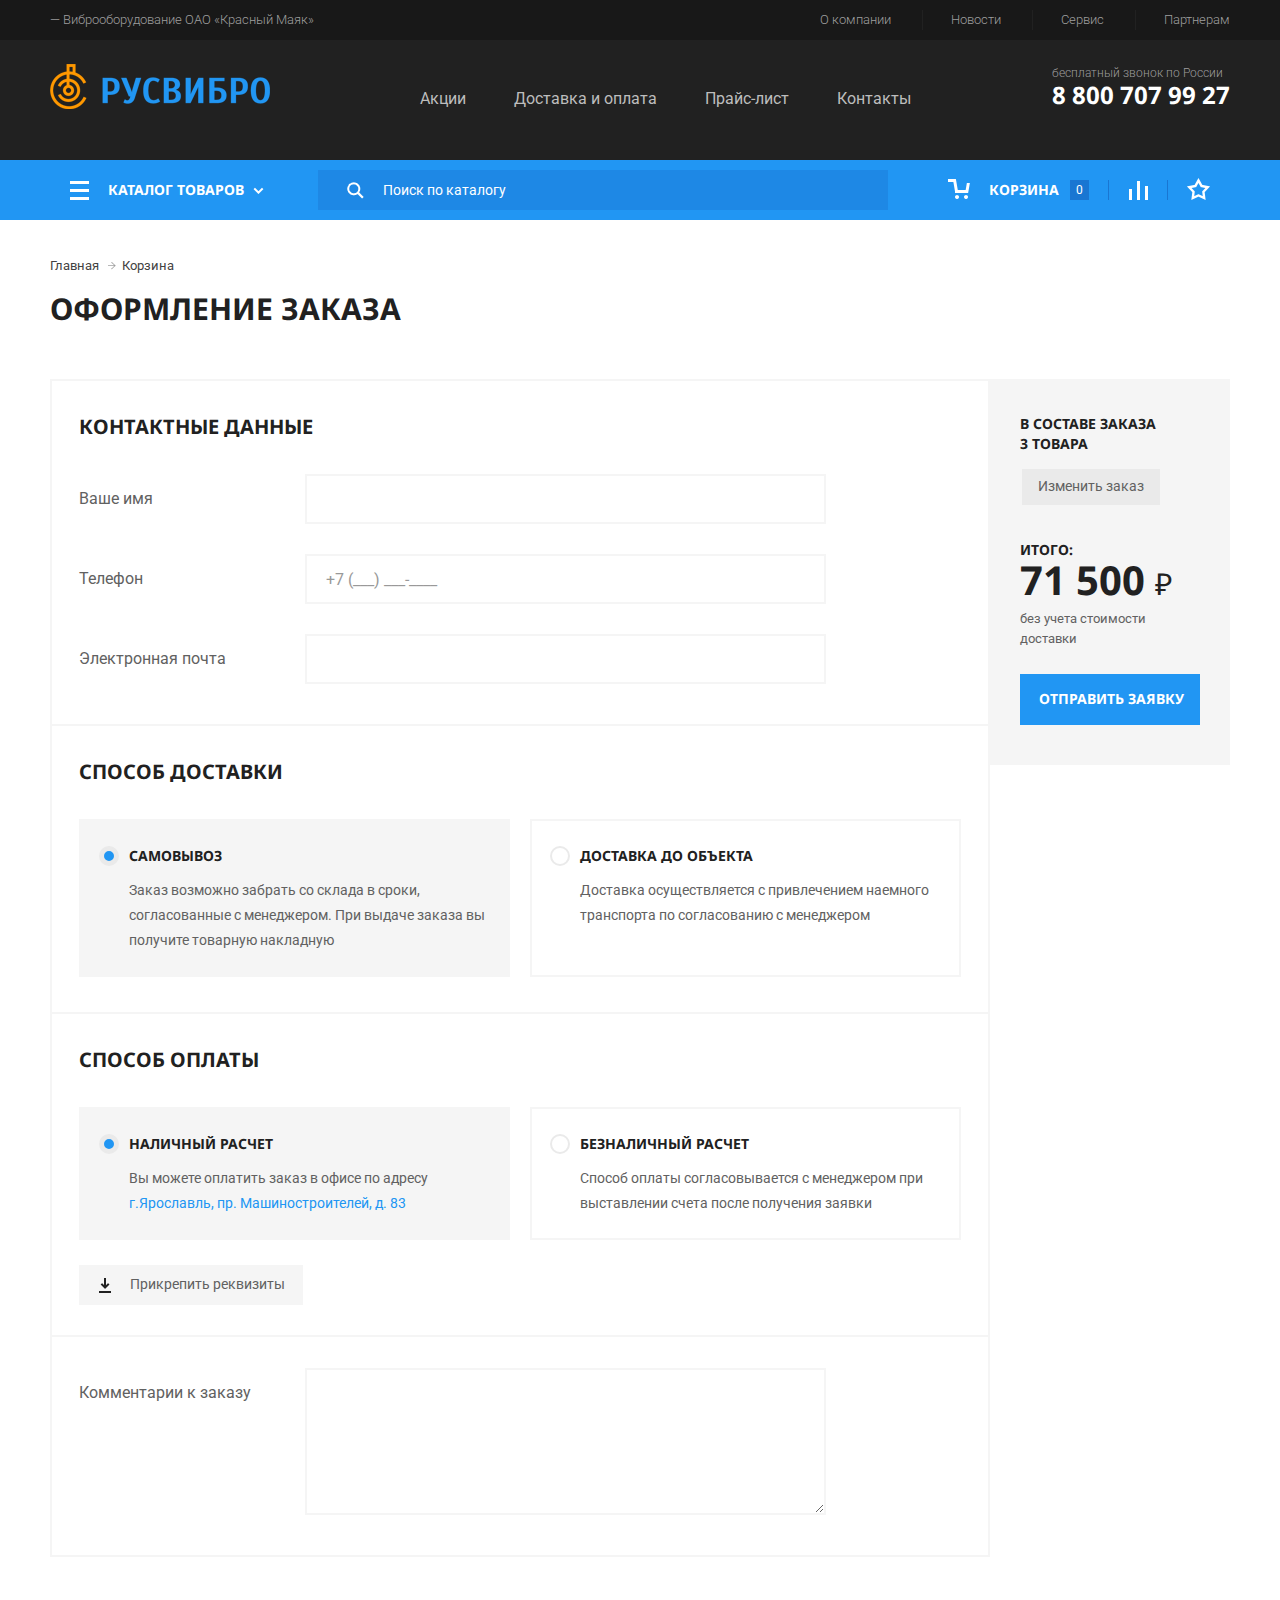
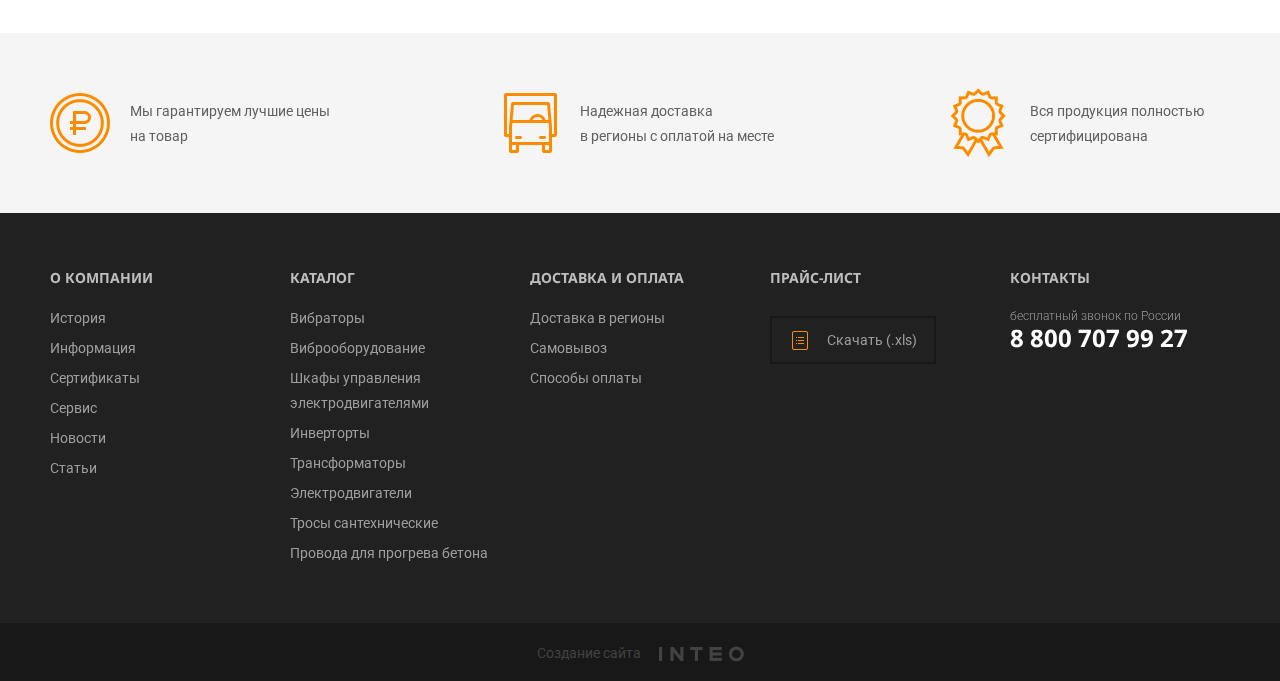
<file: index7.html>
<!DOCTYPE html>
<html lang="ru">
  <head>
    <meta charset="utf-8">
    <meta http-equiv="X-UA-Compatible" content="IE=edge">
    <meta name="viewport" content="width=device-width, initial-scale=1">
    <meta name="description" content="">
    <meta name="keywords" content="">
    <link rel="icon" href="favicon.ico">
    <title>РусВибро</title>
    <link href='https://fonts.googleapis.com/css?family=Roboto:400,400italic,300,700,700italic&subset=latin,cyrillic' rel='stylesheet' type='text/css'>
    <link href='https://fonts.googleapis.com/css?family=Noto+Sans:400,700&subset=latin,cyrillic' rel='stylesheet' type='text/css'>
    <link href="f/css/flexslider.css" rel="stylesheet">
    <link href="f/fancybox/jquery.fancybox.css" rel="stylesheet">
    <link href="f/css/main.css" rel="stylesheet">
    <script src="f/js/jquery-1.12.0.min.js"></script>
    <!-- HTML5 shim and Respond.js for IE8 support of HTML5 elements and media queries -->
    <!--[if lt IE 9]>
      <script src="https://oss.maxcdn.com/html5shiv/3.7.2/html5shiv.min.js"></script>
      <script src="https://oss.maxcdn.com/respond/1.4.2/respond.min.js"></script>
    <![endif]-->
    <script src="f/js/jquery.equalizer.min.js"></script>
    <script src="f/js/jquery.flexslider-min.js"></script>
    <script src="f/fancybox/jquery.fancybox.pack.js"></script>
    <script src="f/js/jquery.scrollTo.min.js"></script>
    <script src="f/js/jquery.maskedinput.min.js"></script>
    <script src="f/js/stickyfill.min.js"></script>
    <script src="f/js/common.js"></script>

  </head>
  <body>
  <div id="page-wrapper">
    <div id="header">
    <div class="top-menu">
      <div class="container">
        <div class="row">
          <div class="col-md-20">
            <div class="top-menu__intro">— Виброоборудование ОАО «Красный Маяк»</div>
            <ul class="top-menu__links">
              <li><a href="#">О компании</a></li>
              <li><a href="#">Новости</a></li>
              <li><a href="#">Сервис</a></li>
              <li><a href="#">Партнерам</a></li>
            </ul>
          </div>
        </div>
      </div>
    </div>

    <div class="header">
      <div class="container">
        <div class="row">
          <div class="col-md-20">
            <div class="header__logo">
              <a href="/"><img src="f/i/logo.png" alt=""></a>
            </div>
            <div class="header__phone">
              <div class="phone__intro">бесплатный звонок по России</div>
              <div class="phone__num">8 800 707 99 27</div>
            </div>
            <div class="header__menu">
              <ul>
                <li><a href="#">Акции</a></li>
                <li><a href="#">Доставка и оплата</a></li>
                <li><a href="#">Прайс-лист</a></li>
                <li><a href="#">Контакты</a></li>
              </ul>
            </div>
          </div>
        </div>
      </div>
    </div>

    <div class="catalog-menu not-fixed">
      <div class="container">
        <div class="row">
          <div class="col-md-20">
            <div class="catalog-menu__extra">
              <a class="catalog-menu__extra-item" href="#">
                <i class="icon-cart"></i> Корзина <span class="catalog-menu__cart-counter">0</span>
              </a><a class="catalog-menu__extra-item" href="#">
                <i class="icon-compare"></i>
              </a><a class="catalog-menu__extra-item" href="#">
                <i class="icon-fav"></i>
              </a>
            </div>
            <div class="catalog-menu__button" id="catalog-area">
              <a class="catalog-menu__extra-item" id="all-goods" href="#">
                <i class="icon-ham"></i> Каталог товаров <i class="icon-drop"></i>
              </a>
              <div class="categories">
                <div class="categories__top">
                  <ul class="categories__top-holder">       
                    <li class="category">
                      <a href="/" class="has-children">Вибраторы</a>
                      <div class="categories__sub categories__sub_double">
                        <div class="categories__sub-holder clearfix">
                          <div class="categories__sub-column">
                            <ul>                   
                              <li>
                                <a href="#" class="category-title">Поверхностные вибраторы</a>
                                <ul>                                
                                  <li>
                                    <a href="#">Общего назначения</a>
                                  </li>    
                                  <li>
                                    <a href="#">Общего назначения повышенной надежности</a>
                                  </li>    
                                  <li>
                                    <a href="#">Общего назначения высокого ресурса</a>
                                  </li>    
                                  <li>
                                    <a href="#">Электромеханические взрывозащищенные</a>
                                  </li>    
                                  <li>
                                    <a href="#">Высокочастотные для опалубки (внешние)</a>
                                  </li>    
                                  <li>
                                    <a href="#">Постоянного тока</a>
                                  </li>    
                                  <li>
                                    <a href="#">Высокочастотные</a>
                                  </li>    
                                  <li>
                                    <a href="#">Общего назначения фланцевые</a>
                                  </li>    
                                  <li>
                                    <a href="#">Для пуансонов</a>
                                  </li>    
                                  <li>
                                    <a href="#">Механические</a>
                                  </li>                      
                                </ul>
                              </li>
                            </ul>
                          </div>
                          <div class="categories__sub-column">
                            <ul>                   
                              <li>
                                <a href="#" class="category-title">Глубинные вибраторы</a>
                                <ul>                                
                                  <li>
                                    <a href="#">Для бетона с гибким валом</a>
                                  </li>    
                                  <li>
                                    <a href="#">Портативные</a>
                                  </li>    
                                  <li>
                                    <a href="#">Со встроенным электродвигателем</a>
                                  </li>    
                                  <li>
                                    <a href="#">Навесные</a>
                                  </li>    
                                  <li>
                                    <a href="#">Комплектующие</a>
                                  </li>                      
                                </ul>
                              </li>
                            </ul>
                          </div>
                        </div>
                      </div>
                    </li>   
                    <li class="category">
                      <a href="#" class="has-children">Вибраторы</a>
                      <div class="categories__sub">
                        <div class="categories__sub-holder clearfix">
                          <div class="categories__sub-column">
                            <ul>                   
                              <li>
                                <a href="#" class="category-title">Поверхностные вибраторы</a>
                                <ul>                                
                                  <li>
                                    <a href="#">Для бетона с гибким валом</a>
                                  </li>    
                                  <li>
                                    <a href="#">Портативные</a>
                                  </li>    
                                  <li>
                                    <a href="#">Со встроенным электродвигателем</a>
                                  </li>    
                                  <li>
                                    <a href="#">Навесные</a>
                                  </li>    
                                  <li>
                                    <a href="#">Комплектующие</a>
                                  </li>                      
                                </ul>
                              </li>
                            </ul>
                          </div>
                        </div>
                      </div>
                    </li>
                    <li class="category">
                      <a href="#">Виброоборудование</a>
                    </li>
                    <li class="category">
                      <a href="#">Шкафы управления электродвигателями</a>
                    </li>
                    <li class="category">
                      <a href="#">Инверторы</a>
                    </li>
                    <li class="category">
                      <a href="#">Трансформаторы</a>
                    </li>
                    <li class="category">
                      <a href="#">Электродвигатели</a>
                    </li>
                    <li class="category">
                      <a href="#">Тросы сантехнические</a>
                    </li>
                    <li class="category">
                      <a href="#">Провод для прогрева бетона</a>
                    </li>
                  </ul>
                </div>
              </div>
            </div>
            <div class="catalog-menu__search">
              <div id="search"><form action="" method="get"><input type="text" class="catalog-menu__search-input" placeholder="Поиск по каталогу"><button class="catalog-menu__search-button" type="submit"><i class="icon-search"></i></button></form></div>
            </div>
          </div>
        </div>
      </div>
    </div>
    </div>
    <div class="inner">
      <div class="container">
        <div class="row">
          <div class="col-md-20">
            <ol class="breadcrumb">
              <li><a href="#">Главная</a></li>
              <li><a href="#">Корзина</a></li>
            </ol>
            <h1>Оформление заказа</h1>
<script>
$(document).ready(function() {
      $('.form-horizontal').equalizer({
        columns: '.order-checkbox__label'
      });
});
</script>
            <div class="row cart">
              <div class="col-lg-16">
                <form class="form-horizontal">
                  <div class="order-item">
                    <h3 class="nomargin">Контактные данные</h3>
                      <div class="form-group">
                        <label for="order1" class="col-sm-5 control-label">Ваше имя</label>
                        <div class="col-sm-12">
                          <input type="email" class="form-control" id="order1" placeholder="">
                        </div>
                      </div>
                      <script>
                      $(document).ready(function(){
                        $("#order2").mask("+7 (999) 999-9999",{placeholder:"+7 (___) ___-____"});
                      });
                      </script>
                      <div class="form-group">
                        <label for="order2" class="col-sm-5 control-label">Телефон</label>
                        <div class="col-sm-12">
                          <input type="phone" class="form-control" id="order2" placeholder="+7 (___) ___-____">
                        </div>
                      </div>
                      <div class="form-group">
                        <label for="order3" class="col-sm-5 control-label">Электронная почта</label>
                        <div class="col-sm-12">
                          <input type="email" class="form-control" id="order3" placeholder="">
                        </div>
                      </div>
                  </div>
                  <div class="order-item">
                    <h3 class="nomargin">Способ доставки</h3>
                    <div class="row">
                      <div class="col-sm-10">
                        <div class="order-checkbox">
                          <input type="radio" name="delivery" value="1" id="delivery1" checked="checked"><label class="order-checkbox__label" for="delivery1"><span class="order-checkbox__title">Самовывоз</span>Заказ возможно забрать со склада в сроки, согласованные с менеджером. При выдаче заказа вы получите товарную накладную</label>
                        </div>
                      </div>
                      <div class="col-sm-10">
                        <div class="order-checkbox">
                          <input type="radio" name="delivery" value="2" id="delivery2"><label class="order-checkbox__label" for="delivery2"><span class="order-checkbox__title">Доставка до объекта</span>Доставка осуществляется с привлечением наемного транспорта по согласованию с менеджером</label>
                        </div>
                      </div>
                    </div>
                  </div>
                  <div class="order-item">
                    <h3 class="nomargin">Способ оплаты</h3>
                    <div class="row">
                      <div class="col-sm-10">
                        <div class="order-checkbox">
                          <input type="radio" name="payment" value="1" id="pay1" checked="checked"><label class="order-checkbox__label" for="pay1"><span class="order-checkbox__title">Наличный расчет</span>
Вы можете оплатить заказ в офисе по адресу  <a href="#">г.Ярославль, пр. Машиностроителей, д. 83</a></label>
                        </div>
                      </div>
                      <div class="col-sm-10">
                        <div class="order-checkbox">
                          <input type="radio" name="payment" value="2" id="pay2"><label class="order-checkbox__label" for="pay2"><span class="order-checkbox__title">Безналичный расчет</span>
Способ оплаты согласовывается с менеджером при выставлении счета после получения заявки</label>
                        </div>
                      </div>

            <script>
$(function(){
    $('.file-to-upload-cart').on('change', function(){
        updateFilesCart($(this));
    });

    function updateFilesCart(file){
        var filename = file.val().split('\\'), 
    currentform = file.closest('form'),
        current_name = file.attr('id').split("[")[0],
    current_id = file.attr('id').split("[")[1].replace("[", "").replace("]", ""),
    next_id = parseInt(current_id) + 1,
    newname = current_name + "[" + next_id + "]";

        filename = filename[filename.length - 1];

        currentform.find('.js-file').before('' +
        '<p class="file-display">' + filename + '  <a href="#" class="file-cancel"></a></p>' +
        '');
        var applink = currentform.find('.file-display:last');
        file.detach().appendTo(applink);
        currentform.find('.js-file').append('<input type="file" class="file-to-upload-cart" name="'+newname+'" id="'+newname+'">');
        $('.file-to-upload-cart').on('change', function(){
            updateFilesCart($(this));
        });

        $('.file-display').find('.file-cancel').on('click', function(e) {
            e.preventDefault();
            $(this).parent().remove();
        });
    }
});
</script>

                      <div class="col-sm-20">
<div class="fileinput js-file">
              <span class="btn btn-primary btn-sm"><i class="icon-download"></i> Прикрепить реквизиты</span>
              <input type="file" name="ORDER_PROP_21[0]" id="ORDER_PROP_21[0]" class="file-to-upload-cart">
            </div>

                      </div>
                    </div>
                  </div>
                  <div class="order-item">
                      <div class="form-group">
                        <label for="order55" class="col-sm-5 control-label">Комментарии к заказу</label>
                        <div class="col-sm-12">
                          <textarea class="form-control" id="order55" rows="5"></textarea>
                        </div>
                      </div>
                  </div>
                </form>
              </div>
              <script>
                      $(document).ready(function(){
                        $('.fixedsticky').Stickyfill();
                      });
              
              </script>
              <div class="col-lg-4 fixedsticky">
                <div class="cart-total__holder">
                <div class="cart-total">
                  <div class="cart-total__title">В составе заказа 3&nbsp;товара</div>
                  <div class="cart-total__back"><a href="#" class="btn btn-primary btn-sm">Изменить заказ</a></div>
                  <div class="cart-total__title">Итого:</div>
                  <div class="cart-total__price">71 500 <span class="rub">₽</span></div>
                  <div class="cart-total__extra">без учета стоимости доставки</div>
                  <div class="cart-total__buttons"><a href="#" class="btn btn-success btn-lg">Отправить заявку</a></div>
                </div>
              </div></div>

            </div>

          </div>
        </div>
      </div>
    </div>

    <div class="extra-block">
      <div class="container">
        <div class="row">
          <div class="col-md-20">
            <div class="extra-block__holder">
              <div class="extra-block__item extra-block__item_price">Мы гарантируем лучшие цены на&nbsp;товар</div>
              <div class="extra-block__item extra-block__item_delivery">Надежная доставка в&nbsp;регионы с&nbsp;оплатой на&nbsp;месте</div>
              <div class="extra-block__item extra-block__item_cert">Вся продукция полностью сертифицирована</div>
              <span class="extra-block__stretch"></span>
            </div>
          </div>
        </div>
      </div>
    </div>
    <div class="footer">
      <div class="container">
        <div class="row">
          <div class="col-md-4 col-sm-33">
            <div class="footer__column">
              <ul>
                <li><a href="#">О компании</a>
                  <ul>
                    <li><a href="#">История</a></li>
                    <li><a href="#">Информация</a></li>
                    <li><a href="#">Сертификаты</a></li>
                    <li><a href="#">Сервис</a></li>
                    <li><a href="#">Новости</a></li>
                    <li><a href="#">Статьи</a></li>
                  </ul>
                </li>
              </ul>
            </div>
          </div>
          <div class="col-md-4 col-sm-33">
            <div class="footer__column">
              <ul>
                <li><a href="#">Каталог</a>
                  <ul>
                    <li><a href="#">Вибраторы</a></li>
                    <li><a href="#">Виброоборудование</a></li>
                    <li><a href="#">Шкафы управления электродвигателями</a></li>
                    <li><a href="#">Инверторты</a></li>
                    <li><a href="#">Трансформаторы</a></li>
                    <li><a href="#">Электродвигатели</a></li>
                    <li><a href="#">Тросы сантехнические</a></li>
                    <li><a href="#">Провода для прогрева бетона</a></li>
                  </ul>
                </li>
              </ul>
            </div>
          </div>
          <div class="col-md-4 col-sm-33">
            <div class="footer__column">
              <ul>
                <li><a href="#">Доставка и оплата</a>
                  <ul>
                    <li><a href="#">Доставка в регионы</a></li>
                    <li><a href="#">Самовывоз</a></li>
                    <li><a href="#">Способы оплаты</a></li>
                  </ul>
                </li>
              </ul>
            </div>
          </div>
          <div class="col-md-4 col-sm-33">
            <div class="footer__column">
              <ul>
                <li><a href="#">Прайс-лист</a>
                  <ul>
                    <li>
                      <a class="btn" href="#"><i class="icon-document"></i> Скачать (.xls)</a>
                    </li>
                  </ul>
                </li>
              </ul>
            </div>
          </div>
          <div class="col-md-4 col-sm-33">
            <div class="footer__column">
              <ul>
                <li><a href="#">Контакты</a>
                  <ul>
                    <li>
                      <div class="phone__intro">бесплатный звонок по России</div>
                      <div class="phone__num">8 800 707 99 27</div></li>
                  </ul>
                </li>
              </ul>
            </div>
          </div>
        </div>
      </div>
    </div>
    <div class="developer">
      Создание сайта <a href="http://inteo-s.ru/" rel="external"><i class="icon-inteo"></i></a>
    </div>
    </div>
  </body>
</html>
</file>
<file: f/css/main.css>
html {
  font-family: sans-serif;
  -ms-text-size-adjust: 100%;
  -webkit-text-size-adjust: 100%;
}
body {
  margin: 0;
}
article,
aside,
details,
figcaption,
figure,
footer,
header,
hgroup,
main,
menu,
nav,
section,
summary {
  display: block;
}
audio,
canvas,
progress,
video {
  display: inline-block;
  vertical-align: baseline;
}
audio:not([controls]) {
  display: none;
  height: 0;
}
[hidden],
template {
  display: none;
}
a {
  background-color: transparent;
}
a:active,
a:hover {
  outline: 0;
  text-decoration: underline;
}
abbr[title] {
  border-bottom: 1px dotted;
}
b,
strong {
  font-weight: bold;
}
dfn {
  font-style: italic;
}
h1 {
  font-size: 2em;
  margin: 0.67em 0;
}
mark {
  background: #ff0;
  color: #000;
}
small {
  font-size: 80%;
}
sub,
sup {
  font-size: 75%;
  line-height: 0;
  position: relative;
  vertical-align: baseline;
}
sup {
  top: -0.5em;
}
sub {
  bottom: -0.25em;
}
img {
  border: 0;
}
svg:not(:root) {
  overflow: hidden;
}
figure {
  margin: 1em 40px;
}
hr {
  -webkit-box-sizing: content-box;
     -moz-box-sizing: content-box;
          box-sizing: content-box;
  height: 0;
}
pre {
  overflow: auto;
}
code,
kbd,
pre,
samp {
  font-family: monospace, monospace;
  font-size: 1em;
}
button,
input,
optgroup,
select,
textarea {
  color: inherit;
  font: inherit;
  margin: 0;
}
button {
  overflow: visible;
}
button,
select {
  text-transform: none;
}
button,
html input[type="button"],
input[type="reset"],
input[type="submit"] {
  -webkit-appearance: button;
  cursor: pointer;
}
button[disabled],
html input[disabled] {
  cursor: default;
}
button::-moz-focus-inner,
input::-moz-focus-inner {
  border: 0;
  padding: 0;
}
input {
  line-height: normal;
}
input[type="checkbox"],
input[type="radio"] {
  -webkit-box-sizing: border-box;
     -moz-box-sizing: border-box;
          box-sizing: border-box;
  padding: 0;
}
input[type="number"]::-webkit-inner-spin-button,
input[type="number"]::-webkit-outer-spin-button {
  height: auto;
}
input[type="search"] {
  -webkit-appearance: textfield;
  -webkit-box-sizing: content-box;
     -moz-box-sizing: content-box;
          box-sizing: content-box;
}
input[type="search"]::-webkit-search-cancel-button,
input[type="search"]::-webkit-search-decoration {
  -webkit-appearance: none;
}
fieldset {
  border: 1px solid #c0c0c0;
  margin: 0 2px;
  padding: 0.35em 0.625em 0.75em;
}
legend {
  border: 0;
  padding: 0;
}
textarea {
  overflow: auto;
}
optgroup {
  font-weight: bold;
}
table {
  border-collapse: collapse;
  border-spacing: 0;
}
td,
th {
  padding: 0;
}

@media print {
  *,
  *:before,
  *:after {
    background: transparent !important;
    color: #000 !important;
    -webkit-box-shadow: none !important;
            box-shadow: none !important;
    text-shadow: none !important;
  }
  a,
  a:visited {
    text-decoration: underline;
  }
  a[href]:after {
    content: " (" attr(href) ")";
  }
  abbr[title]:after {
    content: " (" attr(title) ")";
  }
  a[href^="#"]:after,
  a[href^="javascript:"]:after {
    content: "";
  }
  pre,
  blockquote {
    border: 1px solid #999;
    page-break-inside: avoid;
  }
  thead {
    display: table-header-group;
  }
  tr,
  img {
    page-break-inside: avoid;
  }
  img {
    max-width: 100% !important;
  }
  p,
  h2,
  h3 {
    orphans: 3;
    widows: 3;
  }
  h2,
  h3 {
    page-break-after: avoid;
  }
  .navbar {
    display: none;
  }
  .btn > .caret,
  .dropup > .btn > .caret {
    border-top-color: #000 !important;
  }
  .label {
    border: 1px solid #000;
  }
  .table {
    border-collapse: collapse !important;
  }
  .table td,
  .table th {
    background-color: #fff !important;
  }
  .table-bordered th,
  .table-bordered td {
    border: 1px solid #ddd !important;
  }
}
* {
  -webkit-box-sizing: border-box;
  -moz-box-sizing: border-box;
  box-sizing: border-box;
}
*:before,
*:after {
  -webkit-box-sizing: border-box;
  -moz-box-sizing: border-box;
  box-sizing: border-box;
}
html {
  font-size: 10px;
  -webkit-tap-highlight-color: rgba(0, 0, 0, 0);
}
body {
  font-family: "Roboto", Helvetica, Arial, sans-serif;
  font-size: 16px;
  line-height: 30px;
  color: #616161;
  background-color: #ffffff;
}
input,
button,
select,
textarea {
  font-family: inherit;
  font-size: inherit;
  line-height: inherit;
}
a {
  color: #337ab7;
  text-decoration: none;
  -webkit-transition: color .3s ease;
  transition: color .3s ease;
}
a:hover,
a:focus {
  color: #23527c;
}
a:focus {
  outline: 0;
}
figure {
  margin: 0;
}
img {
  vertical-align: middle;
}
hr {
  margin-top: 20px;
  margin-bottom: 20px;
  border: 0;
  border-top: 1px solid #eeeeee;
}
[role="button"] {
  cursor: pointer;
}
h1,
h2,
h3,
h4,
h5,
h6,
.h1,
.h2,
.h3,
.h4,
.h5,
.h6 {
  font-family: inherit;
  font-weight: 500;
  line-height: 1.1;
  color: #212121;
}
h1 a,
h2 a,
h3 a,
h4 a,
h5 a,
h6 a,
.h1 a,
.h2 a,
.h3 a,
.h4 a,
.h5 a,
.h6 a {
  color: #212121!important;
  text-decoration: none!important;
}
h1 small,
h2 small,
h3 small,
h4 small,
h5 small,
h6 small,
.h1 small,
.h2 small,
.h3 small,
.h4 small,
.h5 small,
.h6 small,
h1 .small,
h2 .small,
h3 .small,
h4 .small,
h5 .small,
h6 .small,
.h1 .small,
.h2 .small,
.h3 .small,
.h4 .small,
.h5 .small,
.h6 .small {
  font-weight: normal;
  line-height: 1;
  color: #777777;
}
h1,
.h1,
h2,
.h2,
h3,
.h3 {
  margin-top: 20px;
  margin-bottom: 10px;
}
h1 small,
.h1 small,
h2 small,
.h2 small,
h3 small,
.h3 small,
h1 .small,
.h1 .small,
h2 .small,
.h2 .small,
h3 .small,
.h3 .small {
  font-size: 65%;
}
h4,
.h4,
h5,
.h5,
h6,
.h6 {
  margin-top: 10px;
  margin-bottom: 10px;
}
h4 small,
.h4 small,
h5 small,
.h5 small,
h6 small,
.h6 small,
h4 .small,
.h4 .small,
h5 .small,
.h5 .small,
h6 .small,
.h6 .small {
  font-size: 75%;
}
h1,
.h1 {
  font: bold 30px/50px 'Noto Sans', Arial, sans-serif;
  text-transform: uppercase;
  margin: 0 0 25px;
}
h2,
.h2 {
  font: bold 25px/40px 'Noto Sans', Arial, sans-serif;
  text-transform: uppercase;
  margin: 30px 0 30px;
}
h3,
.h3 {
  font: bold 20px/30px 'Noto Sans', Arial, sans-serif;
  text-transform: uppercase;
  margin: 40px 0 19px;
}
h4,
.h4 {
  font: bold 16px/30px 'Noto Sans', Arial, sans-serif;
  text-transform: uppercase;
  margin: 40px 0 19px;
}
h5,
.h5 {
  font-size: 14px;
}
h6,
.h6 {
  font-size: 12px;
}
p {
  margin: 0 0 10px;
}

.lead {
  margin-bottom: 20px;
  font-size: 16px;
  font-weight: 300;
  line-height: 1.4;
}
@media (min-width: 768px) {
  .lead {
    font-size: 21px;
  }
}
small,
.small {
  font-size: 85%;
}
mark,
.mark {
  background-color: #fcf8e3;
  padding: .2em;
}
ul,
ol {
  margin-top: 0;
  margin-bottom: 10px;
}
ul ul,
ol ul,
ul ol,
ol ol {
  margin-bottom: 0;
}
.list-unstyled {
  padding-left: 0;
  list-style: none;
}
.list-inline {
  padding-left: 0;
  list-style: none;
  margin-left: -5px;
}
.list-inline > li {
  display: inline-block;
  padding-left: 5px;
  padding-right: 5px;
}
dl {
  margin-top: 0;
  margin-bottom: 20px;
}
dt,
dd {
  line-height: 1.42857143;
}
dt {
  font-weight: bold;
}
dd {
  margin-left: 0;
}
@media (min-width: 768px) {
  .dl-horizontal dt {
    float: left;
    width: 160px;
    clear: left;
    text-align: right;
    overflow: hidden;
    text-overflow: ellipsis;
    white-space: nowrap;
  }
  .dl-horizontal dd {
    margin-left: 180px;
  }
}
abbr[title],
abbr[data-original-title] {
  cursor: help;
  border-bottom: 1px dotted #777777;
}
.initialism {
  font-size: 90%;
  text-transform: uppercase;
}
blockquote {
  padding: 10px 20px;
  margin: 0 0 20px;
  font-size: 17.5px;
  border-left: 5px solid #eeeeee;
}
blockquote p:last-child,
blockquote ul:last-child,
blockquote ol:last-child {
  margin-bottom: 0;
}
blockquote footer,
blockquote small,
blockquote .small {
  display: block;
  font-size: 80%;
  line-height: 1.42857143;
  color: #777777;
}
blockquote footer:before,
blockquote small:before,
blockquote .small:before {
  content: '\2014 \00A0';
}
.blockquote-reverse,
blockquote.pull-right {
  padding-right: 15px;
  padding-left: 0;
  border-right: 5px solid #eeeeee;
  border-left: 0;
  text-align: right;
}
.blockquote-reverse footer:before,
blockquote.pull-right footer:before,
.blockquote-reverse small:before,
blockquote.pull-right small:before,
.blockquote-reverse .small:before,
blockquote.pull-right .small:before {
  content: '';
}
.blockquote-reverse footer:after,
blockquote.pull-right footer:after,
.blockquote-reverse small:after,
blockquote.pull-right small:after,
.blockquote-reverse .small:after,
blockquote.pull-right .small:after {
  content: '\00A0 \2014';
}
address {
  margin-bottom: 20px;
  font-style: normal;
  line-height: 1.42857143;
}
code,
kbd,
pre,
samp {
  font-family: Menlo, Monaco, Consolas, "Courier New", monospace;
}
code {
  padding: 2px 4px;
  font-size: 90%;
  color: #c7254e;
  background-color: #f9f2f4;
  border-radius: 4px;
}
kbd {
  padding: 2px 4px;
  font-size: 90%;
  color: #ffffff;
  background-color: #333333;
  border-radius: 3px;
  -webkit-box-shadow: inset 0 -1px 0 rgba(0, 0, 0, 0.25);
          box-shadow: inset 0 -1px 0 rgba(0, 0, 0, 0.25);
}
kbd kbd {
  padding: 0;
  font-size: 100%;
  font-weight: bold;
  -webkit-box-shadow: none;
          box-shadow: none;
}
pre {
  display: block;
  padding: 9.5px;
  margin: 0 0 10px;
  font-size: 13px;
  line-height: 1.42857143;
  word-break: break-all;
  word-wrap: break-word;
  color: #333333;
  background-color: #f5f5f5;
  border: 1px solid #cccccc;
  border-radius: 4px;
}
pre code {
  padding: 0;
  font-size: inherit;
  color: inherit;
  white-space: pre-wrap;
  background-color: transparent;
  border-radius: 0;
}
.pre-scrollable {
  max-height: 340px;
  overflow-y: scroll;
}
table {
  background-color: transparent;
}
caption {
  padding-top: 8px;
  padding-bottom: 8px;
  color: #777777;
  text-align: left;
}
th {
  text-align: left;
}
.table {
  width: 100%;
  max-width: 100%;
  margin-bottom: 20px;
}
.table > thead > tr > th,
.table > tbody > tr > th,
.table > tfoot > tr > th,
.table > thead > tr > td,
.table > tbody > tr > td,
.table > tfoot > tr > td {
  padding: 8px;
  line-height: 1.42857143;
  vertical-align: top;
  border-top: 1px solid #dddddd;
}
.table > thead > tr > th {
  vertical-align: bottom;
  border-bottom: 2px solid #dddddd;
}
.table > caption + thead > tr:first-child > th,
.table > colgroup + thead > tr:first-child > th,
.table > thead:first-child > tr:first-child > th,
.table > caption + thead > tr:first-child > td,
.table > colgroup + thead > tr:first-child > td,
.table > thead:first-child > tr:first-child > td {
  border-top: 0;
}
.table > tbody + tbody {
  border-top: 2px solid #dddddd;
}
.table .table {
  background-color: #ffffff;
}
.table-condensed > thead > tr > th,
.table-condensed > tbody > tr > th,
.table-condensed > tfoot > tr > th,
.table-condensed > thead > tr > td,
.table-condensed > tbody > tr > td,
.table-condensed > tfoot > tr > td {
  padding: 5px;
}
.table-bordered {
  border: 1px solid #dddddd;
}
.table-bordered > thead > tr > th,
.table-bordered > tbody > tr > th,
.table-bordered > tfoot > tr > th,
.table-bordered > thead > tr > td,
.table-bordered > tbody > tr > td,
.table-bordered > tfoot > tr > td {
  border: 1px solid #dddddd;
}
.table-bordered > thead > tr > th,
.table-bordered > thead > tr > td {
  border-bottom-width: 2px;
}
.table-striped > tbody > tr:nth-of-type(odd) {
  background-color: #f9f9f9;
}
.table-hover > tbody > tr:hover {
  background-color: #f5f5f5;
}
table col[class*="col-"] {
  position: static;
  float: none;
  display: table-column;
}
table td[class*="col-"],
table th[class*="col-"] {
  position: static;
  float: none;
  display: table-cell;
}
.table > thead > tr > td.active,
.table > tbody > tr > td.active,
.table > tfoot > tr > td.active,
.table > thead > tr > th.active,
.table > tbody > tr > th.active,
.table > tfoot > tr > th.active,
.table > thead > tr.active > td,
.table > tbody > tr.active > td,
.table > tfoot > tr.active > td,
.table > thead > tr.active > th,
.table > tbody > tr.active > th,
.table > tfoot > tr.active > th {
  background-color: #f5f5f5;
}
.table-hover > tbody > tr > td.active:hover,
.table-hover > tbody > tr > th.active:hover,
.table-hover > tbody > tr.active:hover > td,
.table-hover > tbody > tr:hover > .active,
.table-hover > tbody > tr.active:hover > th {
  background-color: #e8e8e8;
}
.table > thead > tr > td.success,
.table > tbody > tr > td.success,
.table > tfoot > tr > td.success,
.table > thead > tr > th.success,
.table > tbody > tr > th.success,
.table > tfoot > tr > th.success,
.table > thead > tr.success > td,
.table > tbody > tr.success > td,
.table > tfoot > tr.success > td,
.table > thead > tr.success > th,
.table > tbody > tr.success > th,
.table > tfoot > tr.success > th {
  background-color: #dff0d8;
}
.table-hover > tbody > tr > td.success:hover,
.table-hover > tbody > tr > th.success:hover,
.table-hover > tbody > tr.success:hover > td,
.table-hover > tbody > tr:hover > .success,
.table-hover > tbody > tr.success:hover > th {
  background-color: #d0e9c6;
}
.table > thead > tr > td.info,
.table > tbody > tr > td.info,
.table > tfoot > tr > td.info,
.table > thead > tr > th.info,
.table > tbody > tr > th.info,
.table > tfoot > tr > th.info,
.table > thead > tr.info > td,
.table > tbody > tr.info > td,
.table > tfoot > tr.info > td,
.table > thead > tr.info > th,
.table > tbody > tr.info > th,
.table > tfoot > tr.info > th {
  background-color: #d9edf7;
}
.table-hover > tbody > tr > td.info:hover,
.table-hover > tbody > tr > th.info:hover,
.table-hover > tbody > tr.info:hover > td,
.table-hover > tbody > tr:hover > .info,
.table-hover > tbody > tr.info:hover > th {
  background-color: #c4e3f3;
}
.table > thead > tr > td.warning,
.table > tbody > tr > td.warning,
.table > tfoot > tr > td.warning,
.table > thead > tr > th.warning,
.table > tbody > tr > th.warning,
.table > tfoot > tr > th.warning,
.table > thead > tr.warning > td,
.table > tbody > tr.warning > td,
.table > tfoot > tr.warning > td,
.table > thead > tr.warning > th,
.table > tbody > tr.warning > th,
.table > tfoot > tr.warning > th {
  background-color: #fcf8e3;
}
.table-hover > tbody > tr > td.warning:hover,
.table-hover > tbody > tr > th.warning:hover,
.table-hover > tbody > tr.warning:hover > td,
.table-hover > tbody > tr:hover > .warning,
.table-hover > tbody > tr.warning:hover > th {
  background-color: #faf2cc;
}
.table > thead > tr > td.danger,
.table > tbody > tr > td.danger,
.table > tfoot > tr > td.danger,
.table > thead > tr > th.danger,
.table > tbody > tr > th.danger,
.table > tfoot > tr > th.danger,
.table > thead > tr.danger > td,
.table > tbody > tr.danger > td,
.table > tfoot > tr.danger > td,
.table > thead > tr.danger > th,
.table > tbody > tr.danger > th,
.table > tfoot > tr.danger > th {
  background-color: #f2dede;
}
.table-hover > tbody > tr > td.danger:hover,
.table-hover > tbody > tr > th.danger:hover,
.table-hover > tbody > tr.danger:hover > td,
.table-hover > tbody > tr:hover > .danger,
.table-hover > tbody > tr.danger:hover > th {
  background-color: #ebcccc;
}
.table-responsive {
  overflow-x: auto;
  min-height: 0.01%;
}
@media screen and (max-width: 767px) {
  .table-responsive {
    width: 100%;
    margin-bottom: 15px;
    overflow-y: hidden;
    -ms-overflow-style: -ms-autohiding-scrollbar;
    border: 1px solid #dddddd;
  }
  .table-responsive > .table {
    margin-bottom: 0;
  }
  .table-responsive > .table > thead > tr > th,
  .table-responsive > .table > tbody > tr > th,
  .table-responsive > .table > tfoot > tr > th,
  .table-responsive > .table > thead > tr > td,
  .table-responsive > .table > tbody > tr > td,
  .table-responsive > .table > tfoot > tr > td {
    white-space: nowrap;
  }
  .table-responsive > .table-bordered {
    border: 0;
  }
  .table-responsive > .table-bordered > thead > tr > th:first-child,
  .table-responsive > .table-bordered > tbody > tr > th:first-child,
  .table-responsive > .table-bordered > tfoot > tr > th:first-child,
  .table-responsive > .table-bordered > thead > tr > td:first-child,
  .table-responsive > .table-bordered > tbody > tr > td:first-child,
  .table-responsive > .table-bordered > tfoot > tr > td:first-child {
    border-left: 0;
  }
  .table-responsive > .table-bordered > thead > tr > th:last-child,
  .table-responsive > .table-bordered > tbody > tr > th:last-child,
  .table-responsive > .table-bordered > tfoot > tr > th:last-child,
  .table-responsive > .table-bordered > thead > tr > td:last-child,
  .table-responsive > .table-bordered > tbody > tr > td:last-child,
  .table-responsive > .table-bordered > tfoot > tr > td:last-child {
    border-right: 0;
  }
  .table-responsive > .table-bordered > tbody > tr:last-child > th,
  .table-responsive > .table-bordered > tfoot > tr:last-child > th,
  .table-responsive > .table-bordered > tbody > tr:last-child > td,
  .table-responsive > .table-bordered > tfoot > tr:last-child > td {
    border-bottom: 0;
  }
}
fieldset {
  padding: 0;
  margin: 0;
  border: 0;
  min-width: 0;
}
legend {
  display: block;
  width: 100%;
  padding: 0;
  margin-bottom: 20px;
  font-size: 21px;
  line-height: inherit;
  color: #333333;
  border: 0;
  border-bottom: 1px solid #e5e5e5;
}
label {
  display: inline-block;
  max-width: 100%;
  margin-bottom: 5px;
}
input[type="search"] {
  -webkit-box-sizing: border-box;
  -moz-box-sizing: border-box;
  box-sizing: border-box;
}
input[type="radio"],
input[type="checkbox"] {
  margin: 4px 0 0;
  margin-top: 1px \9;
  line-height: normal;
}
input[type="file"] {
  display: block;
}
input[type="range"] {
  display: block;
  width: 100%;
}
select[multiple],
select[size] {
  height: auto;
}
input[type="file"]:focus,
input[type="radio"]:focus,
input[type="checkbox"]:focus {
  outline: thin dotted;
  outline: 5px auto -webkit-focus-ring-color;
  outline-offset: -2px;
}
output {
  display: block;
  padding-top: 7px;
  font-size: 14px;
  line-height: 1.42857143;
  color: #555555;
}
.form-control {
  display: block;
  width: 100%;
  height: 50px;
  padding: 9px 19px;
  font-size: 16px;
  line-height: 25px;
  color: #616161;
  background-color: #ffffff;
  background-image: none;
  border: 2px solid #f5f5f5;
  -webkit-transition: background-color ease-in-out .15s;
  -o-transition: background-color ease-in-out .15s;
  transition: background-color ease-in-out .15s;
}
.form-control:focus {
  border-color: #f5f5f5;
  background: #f5f5f5;
  outline: 0;
}
.form-control::-moz-placeholder {
  color: #999999;
  opacity: 1;
}
.form-control:-ms-input-placeholder {
  color: #999999;
}
.form-control::-webkit-input-placeholder {
  color: #999999;
}
.form-control::-ms-expand {
  border: 0;
  background-color: transparent;
}
.form-control[disabled],
.form-control[readonly],
fieldset[disabled] .form-control {
  background-color: #eeeeee;
  opacity: 1;
}
.form-control[disabled],
fieldset[disabled] .form-control {
  cursor: not-allowed;
}
textarea.form-control {
  height: auto;
}
input[type="search"] {
  -webkit-appearance: none;
}
@media screen and (-webkit-min-device-pixel-ratio: 0) {
  input[type="date"].form-control,
  input[type="time"].form-control,
  input[type="datetime-local"].form-control,
  input[type="month"].form-control {
    line-height: 34px;
  }
  input[type="date"].input-sm,
  input[type="time"].input-sm,
  input[type="datetime-local"].input-sm,
  input[type="month"].input-sm,
  .input-group-sm input[type="date"],
  .input-group-sm input[type="time"],
  .input-group-sm input[type="datetime-local"],
  .input-group-sm input[type="month"] {
    line-height: 30px;
  }
  input[type="date"].input-lg,
  input[type="time"].input-lg,
  input[type="datetime-local"].input-lg,
  input[type="month"].input-lg,
  .input-group-lg input[type="date"],
  .input-group-lg input[type="time"],
  .input-group-lg input[type="datetime-local"],
  .input-group-lg input[type="month"] {
    line-height: 46px;
  }
}
.form-group {
  margin-bottom: 10px;
}
.radio,
.checkbox {
  position: relative;
  display: block;
  margin-top: 10px;
  margin-bottom: 10px;
}
.radio label,
.checkbox label {
  min-height: 20px;
  padding-left: 20px;
  margin-bottom: 0;
  font-weight: normal;
  cursor: pointer;
}
.radio input[type="radio"],
.radio-inline input[type="radio"],
.checkbox input[type="checkbox"],
.checkbox-inline input[type="checkbox"] {
  position: absolute;
  margin-left: -20px;
  margin-top: 4px \9;
}
.radio + .radio,
.checkbox + .checkbox {
  margin-top: -5px;
}
.radio-inline,
.checkbox-inline {
  position: relative;
  display: inline-block;
  padding-left: 20px;
  margin-bottom: 0;
  vertical-align: middle;
  font-weight: normal;
  cursor: pointer;
}
.radio-inline + .radio-inline,
.checkbox-inline + .checkbox-inline {
  margin-top: 0;
  margin-left: 10px;
}
input[type="radio"][disabled],
input[type="checkbox"][disabled],
input[type="radio"].disabled,
input[type="checkbox"].disabled,
fieldset[disabled] input[type="radio"],
fieldset[disabled] input[type="checkbox"] {
  cursor: not-allowed;
}
.radio-inline.disabled,
.checkbox-inline.disabled,
fieldset[disabled] .radio-inline,
fieldset[disabled] .checkbox-inline {
  cursor: not-allowed;
}
.radio.disabled label,
.checkbox.disabled label,
fieldset[disabled] .radio label,
fieldset[disabled] .checkbox label {
  cursor: not-allowed;
}
.form-control-static {
  padding-top: 7px;
  padding-bottom: 7px;
  margin-bottom: 0;
  min-height: 34px;
}
.form-control-static.input-lg,
.form-control-static.input-sm {
  padding-left: 0;
  padding-right: 0;
}
.input-sm {
  height: 30px;
  padding: 5px 10px;
  font-size: 12px;
  line-height: 1.5;
  border-radius: 3px;
}
select.input-sm {
  height: 30px;
  line-height: 30px;
}
textarea.input-sm,
select[multiple].input-sm {
  height: auto;
}
.form-group-sm .form-control {
  height: 30px;
  padding: 5px 10px;
  font-size: 12px;
  line-height: 1.5;
  border-radius: 3px;
}
.form-group-sm select.form-control {
  height: 30px;
  line-height: 30px;
}
.form-group-sm textarea.form-control,
.form-group-sm select[multiple].form-control {
  height: auto;
}
.form-group-sm .form-control-static {
  height: 30px;
  min-height: 32px;
  padding: 6px 10px;
  font-size: 12px;
  line-height: 1.5;
}
.input-lg {
  height: 46px;
  padding: 10px 16px;
  font-size: 18px;
  line-height: 1.3333333;
  border-radius: 6px;
}
select.input-lg {
  height: 46px;
  line-height: 46px;
}
textarea.input-lg,
select[multiple].input-lg {
  height: auto;
}
.form-group-lg .form-control {
  height: 46px;
  padding: 10px 16px;
  font-size: 18px;
  line-height: 1.3333333;
  border-radius: 6px;
}
.form-group-lg select.form-control {
  height: 46px;
  line-height: 46px;
}
.form-group-lg textarea.form-control,
.form-group-lg select[multiple].form-control {
  height: auto;
}
.form-group-lg .form-control-static {
  height: 46px;
  min-height: 38px;
  padding: 11px 16px;
  font-size: 18px;
  line-height: 1.3333333;
}
.has-feedback {
  position: relative;
}
.has-feedback .form-control {
  padding-right: 42.5px;
}
.form-control-feedback {
  position: absolute;
  top: 0;
  right: 0;
  z-index: 2;
  display: block;
  width: 34px;
  height: 34px;
  line-height: 34px;
  text-align: center;
  pointer-events: none;
}
.input-lg + .form-control-feedback,
.input-group-lg + .form-control-feedback,
.form-group-lg .form-control + .form-control-feedback {
  width: 46px;
  height: 46px;
  line-height: 46px;
}
.input-sm + .form-control-feedback,
.input-group-sm + .form-control-feedback,
.form-group-sm .form-control + .form-control-feedback {
  width: 30px;
  height: 30px;
  line-height: 30px;
}
.has-success .help-block,
.has-success .control-label,
.has-success .radio,
.has-success .checkbox,
.has-success .radio-inline,
.has-success .checkbox-inline,
.has-success.radio label,
.has-success.checkbox label,
.has-success.radio-inline label,
.has-success.checkbox-inline label {
  color: #3c763d;
}
.has-success .form-control {
  border-color: #3c763d;
  -webkit-box-shadow: inset 0 1px 1px rgba(0, 0, 0, 0.075);
  box-shadow: inset 0 1px 1px rgba(0, 0, 0, 0.075);
}
.has-success .form-control:focus {
  border-color: #2b542c;
  -webkit-box-shadow: inset 0 1px 1px rgba(0, 0, 0, 0.075), 0 0 6px #67b168;
  box-shadow: inset 0 1px 1px rgba(0, 0, 0, 0.075), 0 0 6px #67b168;
}
.has-success .input-group-addon {
  color: #3c763d;
  border-color: #3c763d;
  background-color: #dff0d8;
}
.has-success .form-control-feedback {
  color: #3c763d;
}
.has-warning .help-block,
.has-warning .control-label,
.has-warning .radio,
.has-warning .checkbox,
.has-warning .radio-inline,
.has-warning .checkbox-inline,
.has-warning.radio label,
.has-warning.checkbox label,
.has-warning.radio-inline label,
.has-warning.checkbox-inline label {
  color: #8a6d3b;
}
.has-warning .form-control {
  border-color: #8a6d3b;
  -webkit-box-shadow: inset 0 1px 1px rgba(0, 0, 0, 0.075);
  box-shadow: inset 0 1px 1px rgba(0, 0, 0, 0.075);
}
.has-warning .form-control:focus {
  border-color: #66512c;
  -webkit-box-shadow: inset 0 1px 1px rgba(0, 0, 0, 0.075), 0 0 6px #c0a16b;
  box-shadow: inset 0 1px 1px rgba(0, 0, 0, 0.075), 0 0 6px #c0a16b;
}
.has-warning .input-group-addon {
  color: #8a6d3b;
  border-color: #8a6d3b;
  background-color: #fcf8e3;
}
.has-warning .form-control-feedback {
  color: #8a6d3b;
}
.has-error .help-block,
.has-error .control-label,
.has-error .radio,
.has-error .checkbox,
.has-error .radio-inline,
.has-error .checkbox-inline,
.has-error.radio label,
.has-error.checkbox label,
.has-error.radio-inline label,
.has-error.checkbox-inline label {
  color: #a94442;
}
.has-error .form-control {
  border-color: #a94442;
  -webkit-box-shadow: inset 0 1px 1px rgba(0, 0, 0, 0.075);
  box-shadow: inset 0 1px 1px rgba(0, 0, 0, 0.075);
}
.has-error .form-control:focus {
  border-color: #843534;
  -webkit-box-shadow: inset 0 1px 1px rgba(0, 0, 0, 0.075), 0 0 6px #ce8483;
  box-shadow: inset 0 1px 1px rgba(0, 0, 0, 0.075), 0 0 6px #ce8483;
}
.has-error .input-group-addon {
  color: #a94442;
  border-color: #a94442;
  background-color: #f2dede;
}
.has-error .form-control-feedback {
  color: #a94442;
}
.has-feedback label ~ .form-control-feedback {
  top: 25px;
}
.has-feedback label.sr-only ~ .form-control-feedback {
  top: 0;
}
.help-block {
  display: block;
  margin-top: 5px;
  margin-bottom: 10px;
  color: #737373;
}
@media (min-width: 768px) {
  .form-inline .form-group {
    display: inline-block;
    margin-bottom: 0;
    vertical-align: middle;
  }
  .form-inline .form-control {
    display: inline-block;
    width: auto;
    vertical-align: middle;
  }
  .form-inline .form-control-static {
    display: inline-block;
  }
  .form-inline .input-group {
    display: inline-table;
    vertical-align: middle;
  }
  .form-inline .input-group .input-group-addon,
  .form-inline .input-group .input-group-btn,
  .form-inline .input-group .form-control {
    width: auto;
  }
  .form-inline .input-group > .form-control {
    width: 100%;
  }
  .form-inline .control-label {
    margin-bottom: 0;
    vertical-align: middle;
    font-weight: normal;
  }
  .form-inline .radio,
  .form-inline .checkbox {
    display: inline-block;
    margin-top: 0;
    margin-bottom: 0;
    vertical-align: middle;
  }
  .form-inline .radio label,
  .form-inline .checkbox label {
    padding-left: 0;
  }
  .form-inline .radio input[type="radio"],
  .form-inline .checkbox input[type="checkbox"] {
    position: relative;
    margin-left: 0;
  }
  .form-inline .has-feedback .form-control-feedback {
    top: 0;
  }
}
.form-horizontal .radio,
.form-horizontal .checkbox,
.form-horizontal .radio-inline,
.form-horizontal .checkbox-inline {
  margin-top: 0;
  margin-bottom: 0;
  padding-top: 7px;
}
.form-horizontal .radio,
.form-horizontal .checkbox {
  min-height: 27px;
}
.form-horizontal .form-group {
  margin-left: -10px;
  margin-right: -10px;
}
@media (min-width: 768px) {
  .form-horizontal .control-label {
    text-align: left;
    margin-bottom: 0;
    padding-top: 10px;
  }
}
.form-horizontal .has-feedback .form-control-feedback {
  right: 15px;
}
@media (min-width: 768px) {
  .form-horizontal .form-group-lg .control-label {
    padding-top: 11px;
    font-size: 18px;
  }
}
@media (min-width: 768px) {
  .form-horizontal .form-group-sm .control-label {
    padding-top: 6px;
    font-size: 12px;
  }
}
.nav {
  padding-left: 0;
  margin-bottom: 0;
  list-style: none;
}
.nav > li {
  position: relative;
  display: block;
}
.nav > li > a {
  position: relative;
  display: block;
  padding: 0 19px 15px;
}
.nav > li > a:hover,
.nav > li > a:focus {
  text-decoration: none;
}
.nav > li.disabled > a {
  color: #777;
}
.nav > li.disabled > a:hover,
.nav > li.disabled > a:focus {
  color: #777;
  text-decoration: none;
  cursor: not-allowed;
  background-color: transparent;
}
.nav .open > a,
.nav .open > a:hover,
.nav .open > a:focus {
  background-color: #eee;
  border-color: #337ab7;
}
.nav .nav-divider {
  height: 1px;
  margin: 9px 0;
  overflow: hidden;
  background-color: #e5e5e5;
}
.nav > li > a > img {
  max-width: none;
}
.nav-tabs {
  border-bottom: 3px solid #f5f5f5;
  margin-bottom: 50px;
}
.nav-tabs > li {
  float: left;
  margin-bottom: -3px;
}
.nav-tabs > li > a {
  font-size: 14px;
  font-family: 'Noto Sans',Arial,sans-serif;
  font-weight: bold;
  text-transform: uppercase;
  line-height: 1.42857143;
  border-bottom: 3px solid transparent;
  color: #212121;
}
.nav-tabs > li > a:hover {
  border-color: #eaeaea;
}
.nav-tabs > li.active > a,
.nav-tabs > li.active > a:hover,
.nav-tabs > li.active > a:focus {
  cursor: default;
  background-color: #fff;
  border-color: #2196f3;
}
.nav-tabs.nav-justified {
  width: 100%;
  border-bottom: 0;
}
.nav-tabs.nav-justified > li {
  float: none;
}
.nav-tabs.nav-justified > li > a {
  margin-bottom: 5px;
  text-align: center;
}
.nav-tabs.nav-justified > .dropdown .dropdown-menu {
  top: auto;
  left: auto;
}
@media (min-width: 768px) {
  .nav-tabs.nav-justified > li {
    display: table-cell;
    width: 1%;
  }
  .nav-tabs.nav-justified > li > a {
    margin-bottom: 0;
  }
}
.nav-tabs.nav-justified > li > a {
  margin-right: 0;
  border-radius: 4px;
}
.nav-tabs.nav-justified > .active > a,
.nav-tabs.nav-justified > .active > a:hover,
.nav-tabs.nav-justified > .active > a:focus {
  border: 1px solid #ddd;
}
@media (min-width: 768px) {
  .nav-tabs.nav-justified > li > a {
    border-bottom: 1px solid #ddd;
    border-radius: 4px 4px 0 0;
  }
  .nav-tabs.nav-justified > .active > a,
  .nav-tabs.nav-justified > .active > a:hover,
  .nav-tabs.nav-justified > .active > a:focus {
    border-bottom-color: #fff;
  }
}
.nav-pills > li {
  float: left;
}
.nav-pills > li > a {
  border-radius: 4px;
}
.nav-pills > li + li {
  margin-left: 2px;
}
.nav-pills > li.active > a,
.nav-pills > li.active > a:hover,
.nav-pills > li.active > a:focus {
  color: #fff;
  background-color: #337ab7;
}
.nav-stacked > li {
  float: none;
}
.nav-stacked > li + li {
  margin-top: 2px;
  margin-left: 0;
}
.nav-justified {
  width: 100%;
}
.nav-justified > li {
  float: none;
}
.nav-justified > li > a {
  margin-bottom: 5px;
  text-align: center;
}
.nav-justified > .dropdown .dropdown-menu {
  top: auto;
  left: auto;
}
@media (min-width: 768px) {
  .nav-justified > li {
    display: table-cell;
    width: 1%;
  }
  .nav-justified > li > a {
    margin-bottom: 0;
  }
}
.nav-tabs-justified {
  border-bottom: 0;
}
.nav-tabs-justified > li > a {
  margin-right: 0;
  border-radius: 4px;
}
.nav-tabs-justified > .active > a,
.nav-tabs-justified > .active > a:hover,
.nav-tabs-justified > .active > a:focus {
  border: 1px solid #ddd;
}
@media (min-width: 768px) {
  .nav-tabs-justified > li > a {
    border-bottom: 1px solid #ddd;
    border-radius: 4px 4px 0 0;
  }
  .nav-tabs-justified > .active > a,
  .nav-tabs-justified > .active > a:hover,
  .nav-tabs-justified > .active > a:focus {
    border-bottom-color: #fff;
  }
}
.tab-content > .tab-pane {
  display: none;
}
.tab-content > .active {
  display: block;
}
.nav-tabs .dropdown-menu {
  margin-top: -1px;
  border-top-left-radius: 0;
  border-top-right-radius: 0;
}
.fade {
  opacity: 0;
  -webkit-transition: opacity .15s linear;
       -o-transition: opacity .15s linear;
          transition: opacity .15s linear;
}
.fade.in {
  opacity: 1;
}
.collapse {
  display: none;
}
.collapse.in {
  display: block;
}
.tooltip {
  position: absolute;
  z-index: 1070;
  display: block;
  font-size: 14px;
  font-style: normal;
  font-weight: normal;
  line-height: 1.42857143;
  text-align: left;
  text-align: start;
  text-decoration: none;
  text-shadow: none;
  text-transform: none;
  letter-spacing: normal;
  word-break: normal;
  word-spacing: normal;
  word-wrap: normal;
  white-space: normal;
  filter: alpha(opacity=0);
  opacity: 0;
  white-space: nowrap;
  line-break: auto;
}
.tooltip.in {
  filter: alpha(opacity=90);
  opacity: .9;
}
.tooltip.top {
  padding: 5px 0;
  margin-top: -3px;
}
.tooltip.right {
  padding: 0 5px;
  margin-left: 3px;
}
.tooltip.bottom {
  padding: 5px 0;
  margin-top: 3px;
}
.tooltip.left {
  padding: 0 5px;
  margin-left: -3px;
}
.tooltip-inner {
  max-width: 240px;
  padding: 10px 20px;
  color: #616161;
  text-align: center;
  background-color: #f5f5f5;
}
.tooltip-arrow {
  position: absolute;
  width: 0;
  height: 0;
  border-color: transparent;
  border-style: solid;
}
.tooltip.top .tooltip-arrow {
  bottom: 0;
  left: 50%;
  margin-left: -5px;
  border-width: 5px 5px 0;
  border-top-color: #f5f5f5;
}
.tooltip.top-left .tooltip-arrow {
  right: 5px;
  bottom: 0;
  margin-bottom: -5px;
  border-width: 5px 5px 0;
  border-top-color: #f5f5f5;
}
.tooltip.top-right .tooltip-arrow {
  bottom: 0;
  left: 5px;
  margin-bottom: -5px;
  border-width: 5px 5px 0;
  border-top-color: #f5f5f5;
}
.tooltip.right .tooltip-arrow {
  top: 50%;
  left: 0;
  margin-top: -5px;
  border-width: 5px 5px 5px 0;
  border-right-color: #f5f5f5;
}
.tooltip.left .tooltip-arrow {
  top: 50%;
  right: 0;
  margin-top: -5px;
  border-width: 5px 0 5px 5px;
  border-left-color: #f5f5f5;
}
.tooltip.bottom .tooltip-arrow {
  top: 0;
  left: 50%;
  margin-left: -5px;
  border-width: 0 5px 5px;
  border-bottom-color: #f5f5f5;
}
.tooltip.bottom-left .tooltip-arrow {
  top: 0;
  right: 5px;
  margin-top: -5px;
  border-width: 0 5px 5px;
  border-bottom-color: #f5f5f5;
}
.tooltip.bottom-right .tooltip-arrow {
  top: 0;
  left: 5px;
  margin-top: -5px;
  border-width: 0 5px 5px;
  border-bottom-color: #f5f5f5;
}
.btn {
  display: inline-block;
  margin-bottom: 0;
  font-weight: normal;
  text-align: center;
  vertical-align: middle;
  -ms-touch-action: manipulation;
      touch-action: manipulation;
  cursor: pointer;
  background-image: none;
  border: 2px solid transparent;
  white-space: nowrap;
  padding: 6px 12px;
  font-size: 14px;
  line-height: 1.42857143;
  -webkit-user-select: none;
  -moz-user-select: none;
  -ms-user-select: none;
  user-select: none;
  -webkit-transition: all .3s;
  transition: all .3s;
}
.btn:focus,
.btn:active:focus,
.btn.active:focus,
.btn.focus,
.btn:active.focus,
.btn.active.focus {
  outline: 0;
}
.btn:hover,
.btn:focus,
.btn.focus {
  color: #333333;
  text-decoration: none;
}
.btn:active,
.btn.active {
  outline: 0;
  background-image: none;
}
.btn.disabled,
.btn[disabled],
fieldset[disabled] .btn {
  cursor: not-allowed;
  opacity: 0.65;
  filter: alpha(opacity=65);
  -webkit-box-shadow: none;
  box-shadow: none;
}
a.btn.disabled,
fieldset[disabled] a.btn {
  pointer-events: none;
}
.btn-default {
  background-color: #ffffff;
  border: 2px solid #f5f5f5;
}
.btn-default:focus,
.btn-default.focus {
  background-color: #f5f5f5;
}
.btn-default.active {
  background-color: #f5f5f5;
}
.btn-default.active:hover,
.btn-default.active:focus,
.btn-default.active.focus {
  background-color: #f5f5f5;
}
.btn-default:active,
.btn-default.active,
.open > .dropdown-toggle.btn-default {
  background-image: none;
}
.no-touch .catalog-item:hover .catalog-item__cart .btn-default,
.no-touch .catalog-table__row:hover .catalog-item__cart .btn-default {
  -webkit-transition: all .3s;
  transition: all .3s;
  background-color: #2196f3;
  border-color:  #2196f3;
}
.no-touch .catalog-item:hover .catalog-item__cart .btn-default:hover,
.no-touch .catalog-table__row:hover .catalog-item__cart .btn-default:hover {
  background-color: #1976d2;
  border-color:  #1976d2;
}
.btn-primary {
  color: #616161;
  background-color: #f5f5f5;
  border-color: #f5f5f5;
}
.btn-primary.btn-lg {
  color: #212121;
}
.btn-primary:focus,
.btn-primary.focus {
  color: #2196f3;
  background-color: #f5f5f5;
  border-color: #f5f5f5;
}
.btn-primary:hover {
  color: #2196f3;
  background-color: #f5f5f5;
  border-color: #f5f5f5;
}
.btn-primary:active,
.btn-primary.active,
.open > .dropdown-toggle.btn-primary {
  color: #2196f3;
  background-color: #f5f5f5;
  border-color: #f5f5f5;
}
.btn-primary:active:hover,
.btn-primary.active:hover,
.open > .dropdown-toggle.btn-primary:hover,
.btn-primary:active:focus,
.btn-primary.active:focus,
.open > .dropdown-toggle.btn-primary:focus,
.btn-primary:active.focus,
.btn-primary.active.focus,
.open > .dropdown-toggle.btn-primary.focus {
  color: #2196f3;
  background-color: #f5f5f5;
  border-color: #f5f5f5;
}
.btn-primary:active,
.btn-primary.active,
.open > .dropdown-toggle.btn-primary {
  background-image: none;
}
.btn-primary.disabled:hover,
.btn-primary[disabled]:hover,
fieldset[disabled] .btn-primary:hover,
.btn-primary.disabled:focus,
.btn-primary[disabled]:focus,
fieldset[disabled] .btn-primary:focus,
.btn-primary.disabled.focus,
.btn-primary[disabled].focus,
fieldset[disabled] .btn-primary.focus {
  background-color: #f5f5f5;
  border-color: #f5f5f5;
}
.btn-primary .badge {
  color: #337ab7;
  background-color: #ffffff;
}
.btn-success {
  color: #ffffff;
  background-color: #2196f3;
  border-color: #2196f3;
}
.btn-success:focus,
.btn-success.focus {
  color: #ffffff;
  background-color: #1e88e5;
  border-color: #1e88e5;
}
.btn-success:hover {
  color: #ffffff;
  background-color: #1e88e5;
  border-color: #1e88e5;
}
.btn-success:active,
.btn-success.active,
.open > .dropdown-toggle.btn-success {
  color: #ffffff;
  background-color: #1e88e5;
  border-color: #1e88e5;
}
.btn-success:active:hover,
.btn-success.active:hover,
.open > .dropdown-toggle.btn-success:hover,
.btn-success:active:focus,
.btn-success.active:focus,
.open > .dropdown-toggle.btn-success:focus,
.btn-success:active.focus,
.btn-success.active.focus,
.open > .dropdown-toggle.btn-success.focus {
  color: #ffffff;
  background-color: #1e88e5;
  border-color: #1e88e5;
}
.btn-success:active,
.btn-success.active,
.open > .dropdown-toggle.btn-success {
  background-image: none;
}
.btn-success.disabled:hover,
.btn-success[disabled]:hover,
fieldset[disabled] .btn-success:hover,
.btn-success.disabled:focus,
.btn-success[disabled]:focus,
fieldset[disabled] .btn-success:focus,
.btn-success.disabled.focus,
.btn-success[disabled].focus,
fieldset[disabled] .btn-success.focus {
  background-color: #1e88e5;
  border-color: #1e88e5;
}
.btn-success .badge {
  color: #5cb85c;
  background-color: #ffffff;
}
.btn-info {
  color: #ffffff;
  background-color: #5bc0de;
  border-color: #46b8da;
}
.btn-info:focus,
.btn-info.focus {
  color: #ffffff;
  background-color: #31b0d5;
  border-color: #1b6d85;
}
.btn-info:hover {
  color: #ffffff;
  background-color: #31b0d5;
  border-color: #269abc;
}
.btn-info:active,
.btn-info.active,
.open > .dropdown-toggle.btn-info {
  color: #ffffff;
  background-color: #31b0d5;
  border-color: #269abc;
}
.btn-info:active:hover,
.btn-info.active:hover,
.open > .dropdown-toggle.btn-info:hover,
.btn-info:active:focus,
.btn-info.active:focus,
.open > .dropdown-toggle.btn-info:focus,
.btn-info:active.focus,
.btn-info.active.focus,
.open > .dropdown-toggle.btn-info.focus {
  color: #ffffff;
  background-color: #269abc;
  border-color: #1b6d85;
}
.btn-info:active,
.btn-info.active,
.open > .dropdown-toggle.btn-info {
  background-image: none;
}
.btn-info.disabled:hover,
.btn-info[disabled]:hover,
fieldset[disabled] .btn-info:hover,
.btn-info.disabled:focus,
.btn-info[disabled]:focus,
fieldset[disabled] .btn-info:focus,
.btn-info.disabled.focus,
.btn-info[disabled].focus,
fieldset[disabled] .btn-info.focus {
  background-color: #5bc0de;
  border-color: #46b8da;
}
.btn-info .badge {
  color: #5bc0de;
  background-color: #ffffff;
}
.btn-warning {
  color: #ffffff;
  background-color: #f0ad4e;
  border-color: #eea236;
}
.btn-warning:focus,
.btn-warning.focus {
  color: #ffffff;
  background-color: #ec971f;
  border-color: #985f0d;
}
.btn-warning:hover {
  color: #ffffff;
  background-color: #ec971f;
  border-color: #d58512;
}
.btn-warning:active,
.btn-warning.active,
.open > .dropdown-toggle.btn-warning {
  color: #ffffff;
  background-color: #ec971f;
  border-color: #d58512;
}
.btn-warning:active:hover,
.btn-warning.active:hover,
.open > .dropdown-toggle.btn-warning:hover,
.btn-warning:active:focus,
.btn-warning.active:focus,
.open > .dropdown-toggle.btn-warning:focus,
.btn-warning:active.focus,
.btn-warning.active.focus,
.open > .dropdown-toggle.btn-warning.focus {
  color: #ffffff;
  background-color: #d58512;
  border-color: #985f0d;
}
.btn-warning:active,
.btn-warning.active,
.open > .dropdown-toggle.btn-warning {
  background-image: none;
}
.btn-warning.disabled:hover,
.btn-warning[disabled]:hover,
fieldset[disabled] .btn-warning:hover,
.btn-warning.disabled:focus,
.btn-warning[disabled]:focus,
fieldset[disabled] .btn-warning:focus,
.btn-warning.disabled.focus,
.btn-warning[disabled].focus,
fieldset[disabled] .btn-warning.focus {
  background-color: #f0ad4e;
  border-color: #eea236;
}
.btn-warning .badge {
  color: #f0ad4e;
  background-color: #ffffff;
}
.btn-danger {
  color: #ffffff;
  background-color: #d9534f;
  border-color: #d43f3a;
}
.btn-danger:focus,
.btn-danger.focus {
  color: #ffffff;
  background-color: #c9302c;
  border-color: #761c19;
}
.btn-danger:hover {
  color: #ffffff;
  background-color: #c9302c;
  border-color: #ac2925;
}
.btn-danger:active,
.btn-danger.active,
.open > .dropdown-toggle.btn-danger {
  color: #ffffff;
  background-color: #c9302c;
  border-color: #ac2925;
}
.btn-danger:active:hover,
.btn-danger.active:hover,
.open > .dropdown-toggle.btn-danger:hover,
.btn-danger:active:focus,
.btn-danger.active:focus,
.open > .dropdown-toggle.btn-danger:focus,
.btn-danger:active.focus,
.btn-danger.active.focus,
.open > .dropdown-toggle.btn-danger.focus {
  color: #ffffff;
  background-color: #ac2925;
  border-color: #761c19;
}
.btn-danger:active,
.btn-danger.active,
.open > .dropdown-toggle.btn-danger {
  background-image: none;
}
.btn-danger.disabled:hover,
.btn-danger[disabled]:hover,
fieldset[disabled] .btn-danger:hover,
.btn-danger.disabled:focus,
.btn-danger[disabled]:focus,
fieldset[disabled] .btn-danger:focus,
.btn-danger.disabled.focus,
.btn-danger[disabled].focus,
fieldset[disabled] .btn-danger.focus {
  background-color: #d9534f;
  border-color: #d43f3a;
}
.btn-danger .badge {
  color: #d9534f;
  background-color: #ffffff;
}
.btn-link {
  color: #337ab7;
  font-weight: normal;
  border-radius: 0;
}
.btn-link,
.btn-link:active,
.btn-link.active,
.btn-link[disabled],
fieldset[disabled] .btn-link {
  background-color: transparent;
  -webkit-box-shadow: none;
  box-shadow: none;
}
.btn-link,
.btn-link:hover,
.btn-link:focus,
.btn-link:active {
  border-color: transparent;
}
.btn-link:hover,
.btn-link:focus {
  color: #23527c;
  text-decoration: underline;
  background-color: transparent;
}
.btn-link[disabled]:hover,
fieldset[disabled] .btn-link:hover,
.btn-link[disabled]:focus,
fieldset[disabled] .btn-link:focus {
  color: #777777;
  text-decoration: none;
}
.btn-lg {
  padding: 14px 17px;
  font-size: 14px;
  line-height: 1.3333333;
  font-family: 'Noto Sans',Arial,sans-serif;
  text-transform: uppercase;
  font-weight: bold;
  text-align: center;
}
.btn-sm {
  padding: 7px 16px 8px;
  font-size: 14px;
  line-height: 1.5;
}
.btn-xs {
  padding: 4px 8px;
  font-size: 12px;
  line-height: 1.5;
}
.btn-block {
  display: block;
  width: 100%;
}
.btn-block + .btn-block {
  margin-top: 5px;
}
input[type="submit"].btn-block,
input[type="reset"].btn-block,
input[type="button"].btn-block {
  width: 100%;
}
.clearfix:before,
.clearfix:after,
.dl-horizontal dd:before,
.dl-horizontal dd:after,
.container:before,
.container:after,
.container-fluid:before,
.container-fluid:after,
.row:before,
.row:after,
.form-horizontal .form-group:before,
.form-horizontal .form-group:after,
.btn-toolbar:before,
.btn-toolbar:after,
.btn-group-vertical > .btn-group:before,
.btn-group-vertical > .btn-group:after,
.nav:before,
.nav:after,
.navbar:before,
.navbar:after,
.navbar-header:before,
.navbar-header:after,
.navbar-collapse:before,
.navbar-collapse:after,
.pager:before,
.pager:after,
.panel-body:before,
.panel-body:after,
.modal-footer:before,
.modal-footer:after {
  display: table;
  content: " ";
}
.clearfix:after,
.dl-horizontal dd:after,
.container:after,
.container-fluid:after,
.row:after,
.form-horizontal .form-group:after,
.btn-toolbar:after,
.btn-group-vertical > .btn-group:after,
.nav:after,
.navbar:after,
.navbar-header:after,
.navbar-collapse:after,
.pager:after,
.panel-body:after,
.modal-footer:after {
  clear: both;
}
.center-block {
  display: block;
  margin-left: auto;
  margin-right: auto;
}
.pull-right {
  float: right !important;
}
.pull-left {
  float: left !important;
}
.hide {
  display: none !important;
}
.show {
  display: block !important;
}
.invisible {
  visibility: hidden;
}
.text-hide {
  font: 0/0 a;
  color: transparent;
  text-shadow: none;
  background-color: transparent;
  border: 0;
}
.hidden {
  display: none !important;
}
.affix {
  position: fixed;
}
@-ms-viewport {
  width: device-width;
}
.visible-xs,
.visible-sm,
.visible-md,
.visible-lg {
  display: none !important;
}
.visible-xs-block,
.visible-xs-inline,
.visible-xs-inline-block,
.visible-sm-block,
.visible-sm-inline,
.visible-sm-inline-block,
.visible-md-block,
.visible-md-inline,
.visible-md-inline-block,
.visible-lg-block,
.visible-lg-inline,
.visible-lg-inline-block {
  display: none !important;
}
@media (max-width: 767px) {
  .visible-xs {
    display: block !important;
  }
  table.visible-xs {
    display: table !important;
  }
  tr.visible-xs {
    display: table-row !important;
  }
  th.visible-xs,
  td.visible-xs {
    display: table-cell !important;
  }
}
@media (max-width: 767px) {
  .visible-xs-block {
    display: block !important;
  }
}
@media (max-width: 767px) {
  .visible-xs-inline {
    display: inline !important;
  }
}
@media (max-width: 767px) {
  .visible-xs-inline-block {
    display: inline-block !important;
  }
}
@media (min-width: 768px) and (max-width: 991px) {
  .visible-sm {
    display: block !important;
  }
  table.visible-sm {
    display: table !important;
  }
  tr.visible-sm {
    display: table-row !important;
  }
  th.visible-sm,
  td.visible-sm {
    display: table-cell !important;
  }
}
@media (min-width: 768px) and (max-width: 991px) {
  .visible-sm-block {
    display: block !important;
  }
}
@media (min-width: 768px) and (max-width: 991px) {
  .visible-sm-inline {
    display: inline !important;
  }
}
@media (min-width: 768px) and (max-width: 991px) {
  .visible-sm-inline-block {
    display: inline-block !important;
  }
}
@media (min-width: 992px) and (max-width: 1239px) {
  .visible-md {
    display: block !important;
  }
  table.visible-md {
    display: table !important;
  }
  tr.visible-md {
    display: table-row !important;
  }
  th.visible-md,
  td.visible-md {
    display: table-cell !important;
  }
}
@media (min-width: 992px) and (max-width: 1239px) {
  .visible-md-block {
    display: block !important;
  }
}
@media (min-width: 992px) and (max-width: 1239px) {
  .visible-md-inline {
    display: inline !important;
  }
}
@media (min-width: 992px) and (max-width: 1239px) {
  .visible-md-inline-block {
    display: inline-block !important;
  }
}
@media (min-width: 1240px) {
  .visible-lg {
    display: block !important;
  }
  table.visible-lg {
    display: table !important;
  }
  tr.visible-lg {
    display: table-row !important;
  }
  th.visible-lg,
  td.visible-lg {
    display: table-cell !important;
  }
}
@media (min-width: 1240px) {
  .visible-lg-block {
    display: block !important;
  }
}
@media (min-width: 1240px) {
  .visible-lg-inline {
    display: inline !important;
  }
}
@media (min-width: 1240px) {
  .visible-lg-inline-block {
    display: inline-block !important;
  }
}
@media (max-width: 767px) {
  .hidden-xs {
    display: none !important;
  }
}
@media (min-width: 768px) and (max-width: 991px) {
  .hidden-sm {
    display: none !important;
  }
}
@media (min-width: 992px) and (max-width: 1239px) {
  .hidden-md {
    display: none !important;
  }
}
@media (min-width: 1240px) {
  .hidden-lg {
    display: none !important;
  }
}
.visible-print {
  display: none !important;
}
@media print {
  .visible-print {
    display: block !important;
  }
  table.visible-print {
    display: table !important;
  }
  tr.visible-print {
    display: table-row !important;
  }
  th.visible-print,
  td.visible-print {
    display: table-cell !important;
  }
}
.visible-print-block {
  display: none !important;
}
@media print {
  .visible-print-block {
    display: block !important;
  }
}
.visible-print-inline {
  display: none !important;
}
@media print {
  .visible-print-inline {
    display: inline !important;
  }
}
.visible-print-inline-block {
  display: none !important;
}
@media print {
  .visible-print-inline-block {
    display: inline-block !important;
  }
}
@media print {
  .hidden-print {
    display: none !important;
  }
}

.container {
  margin-right: auto;
  margin-left: auto;
  padding-left: 10px;
  padding-right: 10px;
}
@media (min-width: 768px) {
  .container {
    width: 740px;
  }
}
@media (min-width: 992px) {
  .container {
    width: 960px;
  }
}
@media (min-width: 1240px) {
  .container {
    width: 1200px;
  }
}
.container-fluid {
  margin-right: auto;
  margin-left: auto;
  padding-left: 10px;
  padding-right: 10px;
}
.row {
  margin-left: -10px;
  margin-right: -10px;
}
.col-xs-1, .col-sm-1, .col-md-1, .col-lg-1, .col-xs-2, .col-sm-2, .col-md-2, .col-lg-2, .col-xs-3, .col-sm-3, .col-sm-33, .col-md-3, .col-lg-3, .col-xs-4, .col-sm-4, .col-md-4, .col-lg-4, .col-xs-5, .col-sm-5, .col-md-5, .col-lg-5, .col-xs-6, .col-sm-6, .col-sm-66, .col-md-6, .col-lg-6, .col-xs-7, .col-sm-7, .col-md-7, .col-lg-7, .col-xs-8, .col-sm-8, .col-md-8, .col-lg-8, .col-xs-9, .col-sm-9, .col-md-9, .col-lg-9, .col-xs-10, .col-sm-10, .col-md-10, .col-lg-10, .col-xs-11, .col-sm-11, .col-md-11, .col-lg-11, .col-xs-12, .col-sm-12, .col-md-12, .col-lg-12, .col-xs-13, .col-sm-13, .col-md-13, .col-lg-13, .col-xs-14, .col-sm-14, .col-md-14, .col-lg-14, .col-xs-15, .col-sm-15, .col-md-15, .col-lg-15, .col-xs-16, .col-sm-16, .col-md-16, .col-lg-16, .col-xs-17, .col-sm-17, .col-md-17, .col-lg-17, .col-xs-18, .col-sm-18, .col-md-18, .col-lg-18, .col-xs-19, .col-sm-19, .col-md-19, .col-lg-19, .col-xs-20, .col-sm-20, .col-md-20, .col-lg-20 {
  position: relative;
  min-height: 1px;
  padding-left: 10px;
  padding-right: 10px;
  margin-bottom: 20px;
}
.col-xs-1, .col-xs-2, .col-xs-3, .col-xs-4, .col-xs-5, .col-xs-6, .col-xs-7, .col-xs-8, .col-xs-9, .col-xs-10, .col-xs-11, .col-xs-12, .col-xs-13, .col-xs-14, .col-xs-15, .col-xs-16, .col-xs-17, .col-xs-18, .col-xs-19, .col-xs-20 {
  float: left;
}
.col-xs-20 {
  width: 100%;
}
.col-xs-19 {
  width: 95%;
}
.col-xs-18 {
  width: 90%;
}
.col-xs-17 {
  width: 85%;
}
.col-xs-16 {
  width: 80%;
}
.col-xs-15 {
  width: 75%;
}
.col-xs-14 {
  width: 70%;
}
.col-xs-13 {
  width: 65%;
}
.col-xs-12 {
  width: 60%;
}
.col-xs-11 {
  width: 55%;
}
.col-xs-10 {
  width: 50%;
}
.col-xs-9 {
  width: 45%;
}
.col-xs-8 {
  width: 40%;
}
.col-xs-7 {
  width: 35%;
}
.col-xs-6 {
  width: 30%;
}
.col-xs-5 {
  width: 25%;
}
.col-xs-4 {
  width: 20%;
}
.col-xs-3 {
  width: 15%;
}
.col-xs-2 {
  width: 10%;
}
.col-xs-1 {
  width: 5%;
}
.col-xs-pull-20 {
  right: 100%;
}
.col-xs-pull-19 {
  right: 95%;
}
.col-xs-pull-18 {
  right: 90%;
}
.col-xs-pull-17 {
  right: 85%;
}
.col-xs-pull-16 {
  right: 80%;
}
.col-xs-pull-15 {
  right: 75%;
}
.col-xs-pull-14 {
  right: 70%;
}
.col-xs-pull-13 {
  right: 65%;
}
.col-xs-pull-12 {
  right: 60%;
}
.col-xs-pull-11 {
  right: 55%;
}
.col-xs-pull-10 {
  right: 50%;
}
.col-xs-pull-9 {
  right: 45%;
}
.col-xs-pull-8 {
  right: 40%;
}
.col-xs-pull-7 {
  right: 35%;
}
.col-xs-pull-6 {
  right: 30%;
}
.col-xs-pull-5 {
  right: 25%;
}
.col-xs-pull-4 {
  right: 20%;
}
.col-xs-pull-3 {
  right: 15%;
}
.col-xs-pull-2 {
  right: 10%;
}
.col-xs-pull-1 {
  right: 5%;
}
.col-xs-pull-0 {
  right: auto;
}
.col-xs-push-20 {
  left: 100%;
}
.col-xs-push-19 {
  left: 95%;
}
.col-xs-push-18 {
  left: 90%;
}
.col-xs-push-17 {
  left: 85%;
}
.col-xs-push-16 {
  left: 80%;
}
.col-xs-push-15 {
  left: 75%;
}
.col-xs-push-14 {
  left: 70%;
}
.col-xs-push-13 {
  left: 65%;
}
.col-xs-push-12 {
  left: 60%;
}
.col-xs-push-11 {
  left: 55%;
}
.col-xs-push-10 {
  left: 50%;
}
.col-xs-push-9 {
  left: 45%;
}
.col-xs-push-8 {
  left: 40%;
}
.col-xs-push-7 {
  left: 35%;
}
.col-xs-push-6 {
  left: 30%;
}
.col-xs-push-5 {
  left: 25%;
}
.col-xs-push-4 {
  left: 20%;
}
.col-xs-push-3 {
  left: 15%;
}
.col-xs-push-2 {
  left: 10%;
}
.col-xs-push-1 {
  left: 5%;
}
.col-xs-push-0 {
  left: auto;
}
.col-xs-offset-20 {
  margin-left: 100%;
}
.col-xs-offset-19 {
  margin-left: 95%;
}
.col-xs-offset-18 {
  margin-left: 90%;
}
.col-xs-offset-17 {
  margin-left: 85%;
}
.col-xs-offset-16 {
  margin-left: 80%;
}
.col-xs-offset-15 {
  margin-left: 75%;
}
.col-xs-offset-14 {
  margin-left: 70%;
}
.col-xs-offset-13 {
  margin-left: 65%;
}
.col-xs-offset-12 {
  margin-left: 60%;
}
.col-xs-offset-11 {
  margin-left: 55%;
}
.col-xs-offset-10 {
  margin-left: 50%;
}
.col-xs-offset-9 {
  margin-left: 45%;
}
.col-xs-offset-8 {
  margin-left: 40%;
}
.col-xs-offset-7 {
  margin-left: 35%;
}
.col-xs-offset-6 {
  margin-left: 30%;
}
.col-xs-offset-5 {
  margin-left: 25%;
}
.col-xs-offset-4 {
  margin-left: 20%;
}
.col-xs-offset-3 {
  margin-left: 15%;
}
.col-xs-offset-2 {
  margin-left: 10%;
}
.col-xs-offset-1 {
  margin-left: 5%;
}
.col-xs-offset-0 {
  margin-left: 0%;
}
@media (min-width: 768px) {
  .col-sm-1, .col-sm-2, .col-sm-3, .col-sm-33, .col-sm-4, .col-sm-5, .col-sm-6, .col-sm-66, .col-sm-7, .col-sm-8, .col-sm-9, .col-sm-10, .col-sm-11, .col-sm-12, .col-sm-13, .col-sm-14, .col-sm-15, .col-sm-16, .col-sm-17, .col-sm-18, .col-sm-19, .col-sm-20 {
    float: left;
  }
  .col-sm-20 {
    width: 100%;
  }
  .col-sm-19 {
    width: 95%;
  }
  .col-sm-18 {
    width: 90%;
  }
  .col-sm-17 {
    width: 85%;
  }
  .col-sm-16 {
    width: 80%;
  }
  .col-sm-15 {
    width: 75%;
  }
  .col-sm-14 {
    width: 70%;
  }
  .col-sm-13 {
    width: 65%;
  }
  .col-sm-12 {
    width: 60%;
  }
  .col-sm-11 {
    width: 55%;
  }
  .col-sm-10 {
    width: 50%;
  }
  .col-sm-9 {
    width: 45%;
  }
  .col-sm-8 {
    width: 40%;
  }
  .col-sm-7 {
    width: 35%;
  }
  .col-sm-66 {
    width: 66.66666667%;
  }
  .col-sm-6 {
    width: 30%;
  }
  .col-sm-5 {
    width: 25%;
  }
  .col-sm-4 {
    width: 20%;
  }
  .col-sm-33 {
    width: 33.33333333%;
  }
  .col-sm-3 {
    width: 15%;
  }
  .col-sm-2 {
    width: 10%;
  }
  .col-sm-1 {
    width: 5%;
  }
  .col-sm-pull-20 {
    right: 100%;
  }
  .col-sm-pull-19 {
    right: 95%;
  }
  .col-sm-pull-18 {
    right: 90%;
  }
  .col-sm-pull-17 {
    right: 85%;
  }
  .col-sm-pull-16 {
    right: 80%;
  }
  .col-sm-pull-15 {
    right: 75%;
  }
  .col-sm-pull-14 {
    right: 70%;
  }
  .col-sm-pull-13 {
    right: 65%;
  }
  .col-sm-pull-12 {
    right: 60%;
  }
  .col-sm-pull-11 {
    right: 55%;
  }
  .col-sm-pull-10 {
    right: 50%;
  }
  .col-sm-pull-9 {
    right: 45%;
  }
  .col-sm-pull-8 {
    right: 40%;
  }
  .col-sm-pull-7 {
    right: 35%;
  }
  .col-sm-pull-6 {
    right: 30%;
  }
  .col-sm-pull-5 {
    right: 25%;
  }
  .col-sm-pull-4 {
    right: 20%;
  }
  .col-sm-pull-3 {
    right: 15%;
  }
  .col-sm-pull-2 {
    right: 10%;
  }
  .col-sm-pull-1 {
    right: 5%;
  }
  .col-sm-pull-0 {
    right: auto;
  }
  .col-sm-push-20 {
    left: 100%;
  }
  .col-sm-push-19 {
    left: 95%;
  }
  .col-sm-push-18 {
    left: 90%;
  }
  .col-sm-push-17 {
    left: 85%;
  }
  .col-sm-push-16 {
    left: 80%;
  }
  .col-sm-push-15 {
    left: 75%;
  }
  .col-sm-push-14 {
    left: 70%;
  }
  .col-sm-push-13 {
    left: 65%;
  }
  .col-sm-push-12 {
    left: 60%;
  }
  .col-sm-push-11 {
    left: 55%;
  }
  .col-sm-push-10 {
    left: 50%;
  }
  .col-sm-push-9 {
    left: 45%;
  }
  .col-sm-push-8 {
    left: 40%;
  }
  .col-sm-push-7 {
    left: 35%;
  }
  .col-sm-push-6 {
    left: 30%;
  }
  .col-sm-push-5 {
    left: 25%;
  }
  .col-sm-push-4 {
    left: 20%;
  }
  .col-sm-push-3 {
    left: 15%;
  }
  .col-sm-push-2 {
    left: 10%;
  }
  .col-sm-push-1 {
    left: 5%;
  }
  .col-sm-push-0 {
    left: auto;
  }
  .col-sm-offset-20 {
    margin-left: 100%;
  }
  .col-sm-offset-19 {
    margin-left: 95%;
  }
  .col-sm-offset-18 {
    margin-left: 90%;
  }
  .col-sm-offset-17 {
    margin-left: 85%;
  }
  .col-sm-offset-16 {
    margin-left: 80%;
  }
  .col-sm-offset-15 {
    margin-left: 75%;
  }
  .col-sm-offset-14 {
    margin-left: 70%;
  }
  .col-sm-offset-13 {
    margin-left: 65%;
  }
  .col-sm-offset-12 {
    margin-left: 60%;
  }
  .col-sm-offset-11 {
    margin-left: 55%;
  }
  .col-sm-offset-10 {
    margin-left: 50%;
  }
  .col-sm-offset-9 {
    margin-left: 45%;
  }
  .col-sm-offset-8 {
    margin-left: 40%;
  }
  .col-sm-offset-7 {
    margin-left: 35%;
  }
  .col-sm-offset-6 {
    margin-left: 30%;
  }
  .col-sm-offset-5 {
    margin-left: 25%;
  }
  .col-sm-offset-4 {
    margin-left: 20%;
  }
  .col-sm-offset-3 {
    margin-left: 15%;
  }
  .col-sm-offset-2 {
    margin-left: 10%;
  }
  .col-sm-offset-1 {
    margin-left: 5%;
  }
  .col-sm-offset-0 {
    margin-left: 0%;
  }
}
@media (min-width: 992px) {
  .col-md-1, .col-md-2, .col-md-3, .col-md-4, .col-md-5, .col-md-6, .col-md-7, .col-md-8, .col-md-9, .col-md-10, .col-md-11, .col-md-12, .col-md-13, .col-md-14, .col-md-15, .col-md-16, .col-md-17, .col-md-18, .col-md-19, .col-md-20 {
    float: left;
  }
  .col-md-20 {
    width: 100%;
  }
  .col-md-19 {
    width: 95%;
  }
  .col-md-18 {
    width: 90%;
  }
  .col-md-17 {
    width: 85%;
  }
  .col-md-16 {
    width: 80%;
  }
  .col-md-15 {
    width: 75%;
  }
  .col-md-14 {
    width: 70%;
  }
  .col-md-13 {
    width: 65%;
  }
  .col-md-12 {
    width: 60%;
  }
  .col-md-11 {
    width: 55%;
  }
  .col-md-10 {
    width: 50%;
  }
  .col-md-9 {
    width: 45%;
  }
  .col-md-8 {
    width: 40%;
  }
  .col-md-7 {
    width: 35%;
  }
  .col-md-6 {
    width: 30%;
  }
  .col-md-5 {
    width: 25%;
  }
  .col-md-4 {
    width: 20%;
  }
  .col-md-3 {
    width: 15%;
  }
  .col-md-2 {
    width: 10%;
  }
  .col-md-1 {
    width: 5%;
  }
  .col-md-pull-20 {
    right: 100%;
  }
  .col-md-pull-19 {
    right: 95%;
  }
  .col-md-pull-18 {
    right: 90%;
  }
  .col-md-pull-17 {
    right: 85%;
  }
  .col-md-pull-16 {
    right: 80%;
  }
  .col-md-pull-15 {
    right: 75%;
  }
  .col-md-pull-14 {
    right: 70%;
  }
  .col-md-pull-13 {
    right: 65%;
  }
  .col-md-pull-12 {
    right: 60%;
  }
  .col-md-pull-11 {
    right: 55%;
  }
  .col-md-pull-10 {
    right: 50%;
  }
  .col-md-pull-9 {
    right: 45%;
  }
  .col-md-pull-8 {
    right: 40%;
  }
  .col-md-pull-7 {
    right: 35%;
  }
  .col-md-pull-6 {
    right: 30%;
  }
  .col-md-pull-5 {
    right: 25%;
  }
  .col-md-pull-4 {
    right: 20%;
  }
  .col-md-pull-3 {
    right: 15%;
  }
  .col-md-pull-2 {
    right: 10%;
  }
  .col-md-pull-1 {
    right: 5%;
  }
  .col-md-pull-0 {
    right: auto;
  }
  .col-md-push-20 {
    left: 100%;
  }
  .col-md-push-19 {
    left: 95%;
  }
  .col-md-push-18 {
    left: 90%;
  }
  .col-md-push-17 {
    left: 85%;
  }
  .col-md-push-16 {
    left: 80%;
  }
  .col-md-push-15 {
    left: 75%;
  }
  .col-md-push-14 {
    left: 70%;
  }
  .col-md-push-13 {
    left: 65%;
  }
  .col-md-push-12 {
    left: 60%;
  }
  .col-md-push-11 {
    left: 55%;
  }
  .col-md-push-10 {
    left: 50%;
  }
  .col-md-push-9 {
    left: 45%;
  }
  .col-md-push-8 {
    left: 40%;
  }
  .col-md-push-7 {
    left: 35%;
  }
  .col-md-push-6 {
    left: 30%;
  }
  .col-md-push-5 {
    left: 25%;
  }
  .col-md-push-4 {
    left: 20%;
  }
  .col-md-push-3 {
    left: 15%;
  }
  .col-md-push-2 {
    left: 10%;
  }
  .col-md-push-1 {
    left: 5%;
  }
  .col-md-push-0 {
    left: auto;
  }
  .col-md-offset-20 {
    margin-left: 100%;
  }
  .col-md-offset-19 {
    margin-left: 95%;
  }
  .col-md-offset-18 {
    margin-left: 90%;
  }
  .col-md-offset-17 {
    margin-left: 85%;
  }
  .col-md-offset-16 {
    margin-left: 80%;
  }
  .col-md-offset-15 {
    margin-left: 75%;
  }
  .col-md-offset-14 {
    margin-left: 70%;
  }
  .col-md-offset-13 {
    margin-left: 65%;
  }
  .col-md-offset-12 {
    margin-left: 60%;
  }
  .col-md-offset-11 {
    margin-left: 55%;
  }
  .col-md-offset-10 {
    margin-left: 50%;
  }
  .col-md-offset-9 {
    margin-left: 45%;
  }
  .col-md-offset-8 {
    margin-left: 40%;
  }
  .col-md-offset-7 {
    margin-left: 35%;
  }
  .col-md-offset-6 {
    margin-left: 30%;
  }
  .col-md-offset-5 {
    margin-left: 25%;
  }
  .col-md-offset-4 {
    margin-left: 20%;
  }
  .col-md-offset-3 {
    margin-left: 15%;
  }
  .col-md-offset-2 {
    margin-left: 10%;
  }
  .col-md-offset-1 {
    margin-left: 5%;
  }
  .col-md-offset-0 {
    margin-left: 0%;
  }
}
@media (min-width: 1240px) {
  .col-lg-1, .col-lg-2, .col-lg-3, .col-lg-4, .col-lg-5, .col-lg-6, .col-lg-7, .col-lg-8, .col-lg-9, .col-lg-10, .col-lg-11, .col-lg-12, .col-lg-13, .col-lg-14, .col-lg-15, .col-lg-16, .col-lg-17, .col-lg-18, .col-lg-19, .col-lg-20 {
    float: left;
  }
  .col-lg-20 {
    width: 100%;
  }
  .col-lg-19 {
    width: 95%;
  }
  .col-lg-18 {
    width: 90%;
  }
  .col-lg-17 {
    width: 85%;
  }
  .col-lg-16 {
    width: 80%;
  }
  .col-lg-15 {
    width: 75%;
  }
  .col-lg-14 {
    width: 70%;
  }
  .col-lg-13 {
    width: 65%;
  }
  .col-lg-12 {
    width: 60%;
  }
  .col-lg-11 {
    width: 55%;
  }
  .col-lg-10 {
    width: 50%;
  }
  .col-lg-9 {
    width: 45%;
  }
  .col-lg-8 {
    width: 40%;
  }
  .col-lg-7 {
    width: 35%;
  }
  .col-lg-6 {
    width: 30%;
  }
  .col-lg-5 {
    width: 25%;
  }
  .col-lg-4 {
    width: 20%;
  }
  .col-lg-3 {
    width: 15%;
  }
  .col-lg-2 {
    width: 10%;
  }
  .col-lg-1 {
    width: 5%;
  }
  .col-lg-pull-20 {
    right: 100%;
  }
  .col-lg-pull-19 {
    right: 95%;
  }
  .col-lg-pull-18 {
    right: 90%;
  }
  .col-lg-pull-17 {
    right: 85%;
  }
  .col-lg-pull-16 {
    right: 80%;
  }
  .col-lg-pull-15 {
    right: 75%;
  }
  .col-lg-pull-14 {
    right: 70%;
  }
  .col-lg-pull-13 {
    right: 65%;
  }
  .col-lg-pull-12 {
    right: 60%;
  }
  .col-lg-pull-11 {
    right: 55%;
  }
  .col-lg-pull-10 {
    right: 50%;
  }
  .col-lg-pull-9 {
    right: 45%;
  }
  .col-lg-pull-8 {
    right: 40%;
  }
  .col-lg-pull-7 {
    right: 35%;
  }
  .col-lg-pull-6 {
    right: 30%;
  }
  .col-lg-pull-5 {
    right: 25%;
  }
  .col-lg-pull-4 {
    right: 20%;
  }
  .col-lg-pull-3 {
    right: 15%;
  }
  .col-lg-pull-2 {
    right: 10%;
  }
  .col-lg-pull-1 {
    right: 5%;
  }
  .col-lg-pull-0 {
    right: auto;
  }
  .col-lg-push-20 {
    left: 100%;
  }
  .col-lg-push-19 {
    left: 95%;
  }
  .col-lg-push-18 {
    left: 90%;
  }
  .col-lg-push-17 {
    left: 85%;
  }
  .col-lg-push-16 {
    left: 80%;
  }
  .col-lg-push-15 {
    left: 75%;
  }
  .col-lg-push-14 {
    left: 70%;
  }
  .col-lg-push-13 {
    left: 65%;
  }
  .col-lg-push-12 {
    left: 60%;
  }
  .col-lg-push-11 {
    left: 55%;
  }
  .col-lg-push-10 {
    left: 50%;
  }
  .col-lg-push-9 {
    left: 45%;
  }
  .col-lg-push-8 {
    left: 40%;
  }
  .col-lg-push-7 {
    left: 35%;
  }
  .col-lg-push-6 {
    left: 30%;
  }
  .col-lg-push-5 {
    left: 25%;
  }
  .col-lg-push-4 {
    left: 20%;
  }
  .col-lg-push-3 {
    left: 15%;
  }
  .col-lg-push-2 {
    left: 10%;
  }
  .col-lg-push-1 {
    left: 5%;
  }
  .col-lg-push-0 {
    left: auto;
  }
  .col-lg-offset-20 {
    margin-left: 100%;
  }
  .col-lg-offset-19 {
    margin-left: 95%;
  }
  .col-lg-offset-18 {
    margin-left: 90%;
  }
  .col-lg-offset-17 {
    margin-left: 85%;
  }
  .col-lg-offset-16 {
    margin-left: 80%;
  }
  .col-lg-offset-15 {
    margin-left: 75%;
  }
  .col-lg-offset-14 {
    margin-left: 70%;
  }
  .col-lg-offset-13 {
    margin-left: 65%;
  }
  .col-lg-offset-12 {
    margin-left: 60%;
  }
  .col-lg-offset-11 {
    margin-left: 55%;
  }
  .col-lg-offset-10 {
    margin-left: 50%;
  }
  .col-lg-offset-9 {
    margin-left: 45%;
  }
  .col-lg-offset-8 {
    margin-left: 40%;
  }
  .col-lg-offset-7 {
    margin-left: 35%;
  }
  .col-lg-offset-6 {
    margin-left: 30%;
  }
  .col-lg-offset-5 {
    margin-left: 25%;
  }
  .col-lg-offset-4 {
    margin-left: 20%;
  }
  .col-lg-offset-3 {
    margin-left: 15%;
  }
  .col-lg-offset-2 {
    margin-left: 10%;
  }
  .col-lg-offset-1 {
    margin-left: 5%;
  }
  .col-lg-offset-0 {
    margin-left: 0%;
  }
}
.breadcrumb {
  margin-bottom: 8px;
  list-style: none;
  padding-left: 0;
  font-size: 13px;
  line-height: 20px;
}
.breadcrumb > li {
  display: inline-block;
}
.breadcrumb > li + li:before {
  margin: 0 6px;
  content: "";
  display: inline-block;
  width: 8px;
  height: 8px;
  background: url(../../f/i/icons.png) 0 -273px no-repeat;
}
.breadcrumb > .active {
  color: #777;
}
.breadcrumb a {
  color: #424242;
}
.breadcrumb a:hover {
  color: #2196f3;
  text-decoration: none;
}
.pagination__holder {
  text-align: center;
}
.pagination {
  display: inline-block;
  padding-left: 0;
  margin: 40px 0 -20px;
}
.pagination > li {
  display: inline;
}
.pagination > li > a,
.pagination > li > span {
  position: relative;
  float: left;
  padding: 8px 14px;
  margin-left: -2px;
  line-height: 1.42857143;
  color: #616161;
  font-size: 14px;
  text-decoration: none;
  background-color: #fff;
  border: 2px solid #f5f5f5;
}
.pagination > li:first-child > a,
.pagination > li:first-child > span {
  margin-left: 0;
}
.pagination > li > a:hover,
.pagination > li > span:hover,
.pagination > li > a:focus,
.pagination > li > span:focus {
  z-index: 2;
  color: #2196f3;
}
.pagination > .active > a,
.pagination > .active > span,
.pagination > .active > a:hover,
.pagination > .active > span:hover,
.pagination > .active > a:focus,
.pagination > .active > span:focus {
  z-index: 3;
  color: #616161;
  cursor: default;
  background-color: #f5f5f5;
  border-color: #f5f5f5;
}
.pagination > .disabled > span,
.pagination > .disabled > span:hover,
.pagination > .disabled > span:focus,
.pagination > .disabled > a,
.pagination > .disabled > a:hover,
.pagination > .disabled > a:focus {
  color: #777;
  cursor: not-allowed;
  background-color: #fff;
  border-color: #ddd;
}
.pagination-lg > li > a,
.pagination-lg > li > span {
  padding: 10px 16px;
  font-size: 18px;
  line-height: 1.3333333;
}
.pagination-sm > li > a,
.pagination-sm > li > span {
  padding: 5px 10px;
  font-size: 12px;
  line-height: 1.5;
}
.pagination .prev a {
  margin-right: 20px;
}
.pagination .next a {
  margin-left: 20px;
}
@media (max-width: 479px) {
  .pagination .prev a {
    margin-right: 0;
  }
  .pagination .next a {
    margin-left: 0;
  }
}
.pagination .prev a,
.pagination .next a {
  width: 40px;
  background: #f5f5f5;
}
.pagination .prev span,
.pagination .next span {
  content: '';
  display: inline-block;
  width: 10px;
  height: 10px;
  position: relative;
  border-right: 2px solid #212121;
  border-bottom: 2px solid #212121;
  vertical-align: middle;
  -webkit-transition: all .3s;
  transition: all .3s;
}
.pagination .prev a:hover span,
.pagination .next a:hover span {
  border-color: #2196f3;
}
.pagination .prev span {
  margin-left: 2px;
  -ms-transform: rotate(135deg);
  -webkit-transform: rotate(135deg);
  transform: rotate(135deg);
}
.pagination .next span {
  margin-left: -3px;
  -ms-transform: rotate(-45deg);
  -webkit-transform: rotate(-45deg);
  transform: rotate(-45deg);
}
[class^='icon-'],
[class*=' icon-'] {
  display: inline-block;
  position: relative;
  width: 14px;
  height: 14px;
  line-height: 1;
  vertical-align: text-top;
  background: url('../../f/i/icons.png') -9999px -9999px no-repeat;
}
.icon-fav {
  top: -2px;
  width: 23px;
  height: 22px;
  background-position: 0 0;
}
.icon-compare {
  top: 1px;
  width: 19px;
  height: 19px;
  background-position: -23px 0;
}
.icon-cart {
  top: -1px;
  width: 22px;
  height: 20px;
  background-position: -42px 0;
  margin-right: 15px;
}
.icon-ham {
  top: 1px;
  width: 19px;
  height: 19px;
  background-position: -64px 0;
  margin-right: 15px;
}
.icon-drop {
  width: 11px;
  height: 9px;
  margin-left: 5px;
  margin-right: 5px;
  top: 7px;
  background-position: -83px 0;
}
.icon-search {
  width: 17px;
  height: 17px;
  background-position: -94px 0;
}
.icon-list {
  width: 40px;
  height: 50px;
  background-position: 0 -122px;
  margin-top: 2px;
}
.icon-video {
  width: 50px;
  height: 40px;
  background-position: -40px -122px;
  margin-top: 7px;
}
.icon-question {
  width: 50px;
  height: 50px;
  background-position: -90px -122px;
  margin-top: 2px;
}
.open .icon-drop {
  background-position: -83px -9px;
}
.icon-document {
  width: 16px;
  height: 19px;
  margin-right: 16px;
  top: -1px;
  background-position: 0 -242px;
}
.btn .icon-document {
  margin-left: 3px;
}
.icon-discount {
  top: -1px;
  width: 18px;
  height: 18px;
  background-position: 0 -390px;
  margin-right: 8px;
}
a:hover .icon-discount {
  background-position: -18px -390px;
}
.icon-howto {
  top: -2px;
  width: 20px;
  height: 20px;
  background-position: 0 -408px;
  margin-right: 6px;
}
a:hover .icon-howto {
  background-position: -20px -408px;
}
.icon-download {
  top: 2px;
  width: 12px;
  height: 15px;
  background-position: 0 -513px;
  margin: 0 16px 0 2px;
}
.fileinput:hover .icon-download {
  background-position: -12px -513px;
}
.icon-warehouse-yes,
.icon-warehouse-no {
  width: 10px;
  height: 10px;
  margin-top: 2px;
  margin-right: 5px;
  position: static;
}
.icon-warehouse-yes {
  background-position: 0 -281px;
}
.icon-warehouse-no {
  background-position: -10px -281px;
}
.icon-compare-small {
  width: 10px;
  height: 14px;
  background-position: -15px -291px;
}
a:hover .icon-compare-small,
a:focus .icon-compare-small,
a.active .icon-compare-small {
  background-position: -15px -305px;
}
.icon-fav-small {
  width: 14px;
  height: 14px;
  background-position: -25px -291px;
  margin: 0 -2px;
}
a:hover .icon-fav-small,
a:focus .icon-fav-small,
a.active .icon-fav-small {
  background-position: -25px -305px;
}
.icon-print-small {
  width: 12px;
  height: 14px;
  background-position: -39px -291px;
  margin: 0 -1px;
}
a:hover .icon-print-small,
a:focus .icon-print-small,
a.active .icon-print-small {
  background-position: -39px -305px;
}
.icon-cart-small {
  width: 15px;
  height: 14px;
  background-position: 0 -291px;
  margin: 0 10px;
}
a:hover .icon-cart-small,
a:focus .icon-cart-small,
a.active .icon-cart-small,
.no-touch .catalog-item:hover .icon-cart-small,
.no-touch .catalog-table__row:hover .icon-cart-small {
  background-position: 0 -305px;
}
.icon-about {
  width: 26px;
  height: 26px;
  background-position: 0 -327px;
}
a:hover .icon-about {
  background-position: -26px -327px;
}
.icon-blocks {
  width: 15px;
  height: 15px;
  background-position: 0 -353px;
  margin-top: 2px;
}
a:hover .icon-blocks {
  background-position: -15px -353px;
}
.active .icon-blocks,
.active:hover .icon-blocks {
  background-position: -30px -353px;
}
.icon-table {
  width: 15px;
  height: 15px;
  background-position: -45px -353px;
  margin-top: 2px;
}
a:hover .icon-table {
  background-position: -60px -353px;
}
.active .icon-table,
.active:hover .icon-table {
  background-position: -75px -353px;
}
.icon-sort {
  width: 10px;
  height: 10px;
  background-position: 0 -368px;
  margin: 4px -4px -4px 5px;
}
.h1__about {
 display: inline-block;
 vertical-align: middle;
 margin-left: 10px;
 margin-top: 5px;
 margin-bottom: -5px;
}
.top-menu {
  background: #181818;
  font-size: 13px;
  line-height: 20px;
  text-align: right;
  font-weight: 300;
  padding: 10px 0;
}
.top-menu .col-md-20 {
  margin: 0;
}
.top-menu,
.top-menu a {
  color: #9e9e9e;
}
.top-menu a:hover {
  color: #fff;
  text-decoration: none;
}
.top-menu__links,
.top-menu__links li {
  list-style: none;
  margin: 0;
  padding: 0;
}
.top-menu__links li:before {
  display: none;
}
.top-menu__links li {
  display: inline-block;
  padding: 0 28px;
}
.top-menu__links li {
  border-left: 1px solid #212121;
}
.top-menu__links li:first-child {
  border-left: 0;
}
.top-menu__links li:last-child {
  padding-right: 0;
}
.top-menu__intro {
  float: left;
}
.header {
  background: #212121;
  padding: 24px 0 26px;
}
.header__logo {
  float: left;
}
.header__phone {
  float: right;
  margin-top: -1px;
}
.header__menu {
  text-align: center;
  margin: 0 180px 0 230px;
  padding-top: 20px;
}
.header__menu,
.header__menu a {
  color: #bdbdbd;
}
.header__menu a:hover {
  color: #fff;
  text-decoration: none;
}
.header__menu ul,
.header__menu li {
  list-style: none;
  margin: 0;
  padding: 0;
}
.header__menu li:before {
  display: none;
}
.header__menu li {
  display: inline-block;
  padding: 0 22px;
}
@media (max-width: 1240px) {
  .header__menu li {
    display: inline-block;
    padding: 0 10px;
  }
}
.phone__intro {
  color: #9e9e9e;
  font-size: 12px;
  font-weight: 300;
  line-height: 20px;
}
.phone__num {
  color: #fff;
  font-size: 24px;
  line-height: 24px;
  font-family: 'Noto Sans', Arial, sans-serif;
  font-weight: bold;
  white-space: nowrap;
}
.catalog-menu {
  height: 60px;
  background: #2196f3;
  position: relative;
  z-index: 7001;
}
.catalog-menu .col-md-20 {
  margin: 0;
}
.catalog-menu,
.catalog-menu a,
.catalog-menu a:visited,
.catalog-menu a:hover {
  color: #fff;
}
.catalog-menu a {
  -webkit-transition: background-color .3s;
  transition: background-color .3s;
}
.catalog-menu .catalog-menu__button .catalog-menu__extra-item:hover {
  background: transparent;
}
.catalog-menu a:hover {
  background: #1e88e5;
  text-decoration: none;
}
.open.catalog-menu__button .catalog-menu__extra-item {
  background: #1e88e5!important;
}
.catalog-menu__extra {
  float: right;
  padding-right: 1px;
}
.catalog-menu__extra-item {
  height: 60px;
  display: inline-block;
  position: relative;
  vertical-align: top;
  min-width: 60px;
  text-align: center;
  line-height: 60px;
  padding: 0 20px;
  white-space: nowrap;
  text-transform: uppercase;
  font-family: 'Noto Sans', Arial, sans-serif;
  font-size: 14px;
  font-weight: bold;
  margin-right: -1px;
}
.catalog-menu__extra-item:hover {
  z-index: 2;
  text-decoration: none;
}
.catalog-menu__extra-item:before {
  position: absolute;
  left: 0;
  top: 20px;
  height: 20px;
  width: 1px;
  background: #1976d2;
  content: '';
  display: block;
  font-size: 0;
  z-index: 0;
  -webkit-transition: background-color .3s;
  transition: background-color .3s;
}
.catalog-menu__extra-item:hover:before {
  background: #1e88e5;
}
.catalog-menu__extra-item:first-child:before {
  display: none;
}
.catalog-menu__cart-counter {
  font-size: 12px;
  line-height: 12px;
  font-family: 'Roboto', Arial, sans-serif;
  font-weight: normal;
  background: #1976d2;
  display: inline-block;
  padding: 4px 6px;
  margin-left: 7px;
  vertical-align: text-top;
}
.catalog-menu__button {
  float: left;
  white-space: nowrap;
  position: relative;
}
.catalog-menu__search {
  float: left;
  padding: 10px 0 10px 30px;
  position: relative;
}
@media (min-width: 768px) {
  .catalog-menu__search {
    width: 170px;
  }
}
@media (min-width: 992px) {
  .catalog-menu__search {
    width: 390px;
  }
}
@media (min-width: 1240px) {
  .catalog-menu__search {
    width: 600px;
  }
}
.catalog-menu__search-input {
  border: 0;
  background: #1e88e5;
  width: 100%;
  display: block;
  font-size: 14px;
  height: 40px;
  line-height: 40px;
  padding: 0 20px 0 65px;
  color: #fff;
  -webkit-transition: background-color .3s;
  transition: background-color .3s;
  border: 0;
  -webkit-box-shadow: none;
  box-shadow: none;
}
.catalog-menu__search-input:focus {
  background: #1976d2;
  outline: 0;
  -webkit-box-shadow: none;
  box-shadow: none;
}
.catalog-menu__search-input::-moz-placeholder {
  color: #fff;
  opacity: 1;
}
.catalog-menu__search-input:-ms-input-placeholder {
  color: #fff;
}
.catalog-menu__search-input::-webkit-input-placeholder {
  color: #fff;
}
.catalog-menu__search-button {
  position: absolute;
  width: 40px;
  height: 40px;
  left: 42px;
  top: 0;
  background: transparent;
  border: 0;
  padding: 17px;
}
.intro {
  background: #f5f5f5;
  padding: 40px 0 20px;
}
.intro__block {
  background: #eaeaea;
  display: block;
  height: 200px;
  position: relative;
}
.intro__block_big,
.intro__slides,
.intro__slides-item {
  height: 420px;
}
.intro__slides {
  overflow: hidden;
  position: relative;
}
.intro__slides-item {
  position: relative;
  overflow: hidden;
  color: #616161;
  padding: 63px 60px;
}
.intro__slides-item-image {
  position: absolute;
  left: 50%;
  margin-left: -410px;
  top: 0;
  min-height: 100%;
}
.intro__slides-item-text {
  position: relative;
  width: 340px;
  height: 260px;
  overflow: hidden;
}
.intro__slides-item-title {
  font: bold 30px/50px 'Noto Sans', Arial, sans-serif;
  color: #212121;
  text-transform: uppercase;
  margin-bottom: 25px;
}
.intro__block-button {
  display: block;
  position: relative;
  width: 100%;
  height: 100%;
  overflow: hidden;
  padding: 50px 30px 50px 170px;
  font: bold 20px/35px 'Noto Sans', Arial, sans-serif;
  text-transform: uppercase;
  -webkit-transition: all .3s;
  transition: all .3s;
}
.intro__block-button:hover {
  background: #fff;
  text-decoration: none;
  -webkit-box-shadow: 0 1px 15px rgba(0,0,0,.15);
  box-shadow: 0 1px 15px rgba(0,0,0,.15);
}
.intro__block-button:after {
  content: '';
  display: block;
  width: 100px;
  height: 100px;
  background: url(../../f/i/icons.png) -9999px -9999px no-repeat;
  position: absolute;
  left: 40px;
  top: 50%;
  margin-top: -50px;
}
.intro__block-button-text {
  position: relative;
  display: table;
  height: 100px;
}
.intro__block-button-text-holder {
  display: table-cell;
  vertical-align: middle;
}
.intro .flex-direction-nav a {
  display: none;
}
.intro .flex-control-nav {
  text-align: left;
  left: 55px;
  bottom: 18px;
}
@media (min-width: 992px) and (max-width: 1240px) {
  .intro__block-button {
    padding-left: 101px;
  }
  .intro__block-button:after {
    -webkit-transform: scale(.5);
    transform: scale(.5);
    left: 5px;
  }
}
@media (max-width: 767px) {
  .intro__block,
  .intro__block_big,
  .intro__slides,
  .intro__slides-item {
    height: auto;
  }
  .intro__block-button {
    padding-top: 30px;
    padding-bottom: 30px;
  }
  .intro__slides-item-title {
    font-size: 20px;
    line-height: 35px;
  }
  .intro__slides-item {
    padding: 40px;
  }
  .intro__slides-item-text {
    width: auto;
    height: auto;
    text-align: center;
    padding-bottom: 40px;
  }
  .intro__slides-item-image {
    display: none;
  }
  .intro .flex-control-nav {
    position: absolute;
    left: 0;
    bottom: 20px;
    right: 0;
    text-align: center;
  }
  .intro__block-button {
    font-size: 18px;
    line-height: 30px;
  }
}
.intro__block-button_delivery,
.intro__block-button_delivery:hover,
.intro__block-button_delivery:focus {
  color: #2196f3;
}
.intro__block-button_delivery:after {
  background-position: 0 -22px;
}
.intro__block-button_price,
.intro__block-button_price:hover,
.intro__block-button_price:focus {
  color: #f57c00;
}
.intro__block-button_price:after {
  background-position: -100px -22px;
}
.main-groups {
  padding: 60px 0 40px;
}
@media (max-width: 767px) {
  .main-groups {
    padding-top: 40px;
  }
}
.main-groups__item {
  text-align: center;
  background: #f5f5f5;
}
@media (min-width: 768px) {
  .main-groups__item {
    height: 340px;
  }
}
.main-groups__item img {
  max-width: 100%;
}
.main-groups__item a {
  display: block;
  width: 100%;
  height: 100%;
  -webkit-transition: all .3s;
  transition: all .3s;
}
.main-groups__item a:hover {
  background: #fff;
  text-decoration: none;
  -webkit-box-shadow: 0 1px 15px rgba(0,0,0,.15);
  box-shadow: 0 1px 15px rgba(0,0,0,.15);
}
.main-groups__item a,
.main-groups__item a:hover {
  color: #616161;
}
.main-groups__item-image {
  display: block;
  padding-top: 30px;
}
@media (min-width: 768px) {
  .main-groups__item-image {
    display: block;
    height: 219px;
    position: relative;
  }
  .main-groups__item-image img {
    position: absolute;
    left: 0;
    right: 0;
    bottom: 0;
    margin: 0 auto;
  }
}
.main-groups__item-title {
  display: block;
  padding: 21px 21px 30px;
}
@media (min-width: 768px) {
  .main-groups__item_big .main-groups__item-title {
    padding-left: 80px;
    padding-right: 80px;
  }
}
.block {
  padding: 53px 0 40px;
}
.block_invert {
  background: #f5f5f5;
}
.block__link {
  float: right;
  font: bold 14px/30px 'Noto Sans', Arial, sans-serif;
  text-transform: uppercase;
  padding-top: 4px;
}
.block__link a,
.block__link a:hover {
  color: #212121;
}
.block__link a:after {
  content: '';
  display: inline-block;
  width: 8px;
  height: 8px;
  position: relative;
  top: -1px;
  -ms-transform: rotate(-45deg);
  -webkit-transform: rotate(-45deg);
  transform: rotate(-45deg);
  border-right: 2px solid #2196f3;
  border-bottom: 2px solid #2196f3;
  vertical-align: middle;
  margin-left: 7px;
}
.articles__item {
  vertical-align: top;
  height: 300px;
  position: relative;
  text-align: center;
  white-space: normal;
}
.articles__item_big {
  text-align: left;
}
.articles__item a {
  display: block;
  width: 100%;
  height: 100%;
  border: 2px solid #eaeaea;
  -webkit-transition: all .3s;
  transition: all .3s;
  padding: 52px 38px;
}
.articles__item a:hover {
  background: #fff;
  text-decoration: none;
  border-color: #fff;
  -webkit-box-shadow: 0 1px 15px rgba(0,0,0,.15);
  box-shadow: 0 1px 15px rgba(0,0,0,.15);
}
.articles__item a,
.articles__item a:hover {
  color: #616161;
}
.articles__item-title {
  color: #2196f3;
  font: bold 20px/30px 'Noto Sans', Arial, sans-serif;
  height: 60px;
  overflow: hidden;
  text-transform: uppercase;
  display: block;
  margin-bottom: 22px;
}
@media (max-width: 767px) {
  .articles__item-title {
    font-size: 18px;
  }
}
.articles__item_big .articles__item-title {
  padding-right: 40px;
}
.articles__item-text {
  display: block;
  height: 90px;
  overflow: hidden;
  position: relative;
}
.articles__item a:after {
  content: '\2026';
  position: absolute;
  left: 40px;
  right: 40px;
  display: block;
  text-align: center;
  bottom: 42px;
  color: #212121;
  font-weight: bold;
}
.articles__item_big a:after {
  font-size: 22px;
  text-align: left;
}
.news__item {
  height: 220px;
  position: relative;
  text-align: center;
  white-space: normal;
}
.news__item a {
  display: block;
  width: 100%;
  height: 100%;
  border: 2px solid #eaeaea;
  -webkit-transition: all .3s;
  transition: all .3s;
  padding: 53px 25px 25px;
}
.news__item a:hover {
  background: #fff;
  text-decoration: none;
  border-color: #fff;
  -webkit-box-shadow: 0 1px 15px rgba(0,0,0,.15);
  box-shadow: 0 1px 15px rgba(0,0,0,.15);
}
.news__item a,
.news__item a:hover {
  color: #616161;
}
.news__item-title {
  display: block;
  color: #2196f3;
  font-size: 14px;
  font-weight: bold;
  color: #2196f3;
  margin-bottom: 0;
}
.news__item-text {
  display: block;
  height: 90px;
  overflow: hidden;
  position: relative;
}
.block__title {
  font: bold 25px/30px 'Noto Sans', Arial, Sans-serif;
  color: #212121;
  text-transform: uppercase;
  margin-bottom: 15px;
}
.extra-block {
  padding: 66px 0 0;
  background: #f5f5f5;
}
.extra-block__holder {
  text-align: justify;
  -ms-text-justify: distribute-all-lines;
  text-justify: distribute-all-lines;
  margin-bottom: -20px;
}
@media (max-width: 767px) {
  .extra-block__holder {
   margin-top: -25px;
   margin-bottom: -25px;
  }
}
.extra-block__item {
  text-align: left;
  font-size: 14px;
  line-height: 25px;
  width: 280px;
  padding-left: 80px;
  margin-bottom: 34px;
  position: relative;
  vertical-align: top;
  display: inline-block;
  *display: inline;
  zoom: 1;
}
@media (max-width: 991px) {
  .extra-block__item {
    width: 230px;
  }
}
.extra-block__item:before {
  content: '';
  display: block;
  position: absolute;
  left: 0;
  top: 0;
  background: url('../../f/i/icons.png') -9999px -9999px no-repeat;
}
.extra-block__item_price:before {
  width: 60px;
  height: 60px;
  background-position: 0 -172px;
  top: -6px;
}
.extra-block__item_delivery:before {
  width: 53px;
  height: 60px;
  background-position: -60px -172px;
  top: -6px;
  left: 4px;
}
.extra-block__item_cert:before {
  width: 57px;
  height: 70px;
  background-position: -113px -172px;
  top: -11px;
}
.extra-block__stretch {
  width: 100%;
  display: inline-block;
  font-size: 0;
  line-height: 0
}
.inner {
  padding: 36px 0;
}
.catalog-group {
  display: block;
  min-height: 101px;
  font-size: 14px;
  line-height: 25px;
  color: #616161;
  border: 2px solid #f5f5f5;
  position: relative;
  padding: 11px 30px 11px 18px;
  -webkit-transition: all .3s;
  transition: all .3s;
}
.catalog-group:hover {
  color: #2196f3;
  text-decoration: none;
  background: #f5f5f5;
}
@media (max-width: 767px) {
  .catalog-group {
    min-height: 0;
  }
}
.catalog-group__count {
  font-size: 13px;
  position: absolute;
  display: block;
  right: -2px;
  top: -2px;
  padding: 3px 7px 2px 8px;
  background: #f5f5f5;
  color: #2196f3;
  min-width: 30px;
  text-align: center;
  -webkit-transition: all .3s;
  transition: all .3s;
}
.catalog-group:hover .catalog-group__count {
  background: #eaeaea;
}
.catalog-items {
  border: 2px solid #f5f5f5;
  background: #f5f5f5;
}
.catalog-table {
  display: table;
  border-collapse: collapse;
  width: 100%;
  font-size: 14px;
  line-height: 23px;
}
.catalog-table__row {
  display: table-row;
  border: 2px solid #f5f5f5;
  vertical-align: middle;
  position: relative;
}
.catalog-table__row_head {
  background: #f5f5f5;
  font-size: 13px;
  line-height: 20px;
  color: #616161;
  vertical-align: top;
}
.catalog-table__row img {
  max-width: 70px;
  max-height: 55px;
}
.catalog-table__cell {
  display: table-cell;
  padding-right: 30px;
  padding-top: 16px;
  padding-bottom: 16px;
}
.catalog-table__cell:first-child {
  padding-left: 28px;
}
.catalog-table__row_item .catalog-table__cell:first-child {
  padding-left: 18px;
}
.catalog-table__cell a:hover {
  text-decoration: none;
}
.catalog-table__row_head .catalog-table__cell {
  padding-top: 23px;
  padding-bottom: 23px;
}
.catalog-table__title {
  padding-left: 30px;
  position: relative;
  min-width: 160px;
}
.catalog-table__title i {
  position: absolute;
  left: 0;
  top: .3em;
}
.catalog-table .catalog-item__price {
  position: relative;
  left: 0;
  font-size: 20px;
  white-space: nowrap;
  margin: 0;
  padding-right: 165px;
  background: #fff;
  -webkit-transition: all .3s;
  transition: all .3s;
}
.catalog-table .catalog-item__price:before {
  position: absolute;
  content: '';
  display: block;
  left: -30px;
  top: 0;
  bottom: 0;
  width: 30px;
  background: -moz-linear-gradient(left,  rgba(255,255,255,0) 0%, rgba(255,255,255,1) 100%);
  background: -webkit-linear-gradient(left,  rgba(255,255,255,0) 0%,rgba(255,255,255,1) 100%);
  background: linear-gradient(to right,  rgba(255,255,255,0) 0%,rgba(255,255,255,1) 100%);
  filter: progid:DXImageTransform.Microsoft.gradient( startColorstr='#00ffffff', endColorstr='#ffffff',GradientType=1 );
}
.no-touch .catalog-table__row:hover .catalog-item__price {
  left: -130px;
}
.catalog-table__buttons {
  position: absolute;
  top: 2px;
  right: -12px;
  white-space: nowrap;
}
@media (max-width: 479px) {
  .catalog-table__buttons {
    display: none!important;
  }
  .catalog-table .catalog-item__price {
    padding-right: 0;
  }
  .catalog-table__title {
    min-width: 0;
  }
  .catalog-table__row img {
    max-width: 40px;
  }
  .catalog-table .catalog-item__price {
    font-size: 16px;
  }
}
.catalog-table__buttons .btn {
  margin-left: 10px;
}
.catalog-blocks {
  margin: 0 -10px 0 2px;
  padding-top: 2px;
}
.catalog-blocks .catalog-item {
  float: left;
  width: 100%;
  border: 2px solid #f5f5f5;
  margin: -2px 0 0 -2px;
  -webkit-transition: border-color .3s, box-shadow .3s;
  transition: border-color .3s, box-shadow .3s;
}
@media (min-width: 480px) {
  .catalog-blocks .catalog-item {
    width: 50%;
  }
}
@media (min-width: 768px) {
  .catalog-blocks .catalog-item {
    width: 33.33333333%;
  }
}
@media (min-width: 768px) {
  .catalog-blocks .catalog-item {
    width: 33.33333333%;
  }
}
@media (min-width: 992px) {
  .catalog-blocks .catalog-item {
    width: 25%;
  }
}
@media (min-width: 1240px) {
  .catalog-blocks .catalog-item {
    width: 20%;
  }
}
.no-touch .catalog-blocks .catalog-item:hover {
  z-index: 10;
  border-color: #fff;
  -webkit-box-shadow: 0 1px 15px rgba(0,0,0,.15);
  box-shadow: 0 1px 15px rgba(0,0,0,.15);
}
.catalog-items__control {
  float: right;
}
.catalog-item {
  background: #fff;
  padding: 28px 36px;
  font-size: 13px;
  line-height: 20px;
  position: relative;
  -webkit-backface-visibility: hidden;
  -webkit-transform: translateZ(0); 
}
.catalog-item a:hover {
  text-decoration: none;
}
.catalog-item__image {
  display: block;
  height: 155px;
  margin-bottom: 10px;
  position: relative;
}
.catalog-item__image img {
  max-width: 100%;
  max-height: 155px;
  margin: auto;
  position: absolute;
  left: 0;
  top: 0;
  right: 0;
  bottom: 0;
}
.catalog-item__title {
  display: block;
  margin-bottom: 4px;
  font-size: 14px;
  line-height: 23px;
  color: #2196f3;
  margin-top: 0;
}
.catalog-item__image:after {
  content: '';
  display: block;
  position: absolute;
  left: 0;
  right: 0;
  top: 155px;
  height: 155px;
  -webkit-transition: top .3s;
  transition: top .3s;
  background: -moz-linear-gradient(top,  rgba(255,255,255,0) 0%, rgba(255,255,255,.4) 30%, rgba(255,255,255,.95) 60%, rgba(255,255,255,1) 100%);
  background: -webkit-linear-gradient(top,  rgba(255,255,255,0) 0%,rgba(255,255,255,.4) 30%,rgba(255,255,255,.95) 60%,rgba(255,255,255,1) 100%);
  background: linear-gradient(to bottom,  rgba(255,255,255,0) 0%,rgba(255,255,255,.4) 30%,rgba(255,255,255,.95) 60%,rgba(255,255,255,1) 100%);
  filter: progid:DXImageTransform.Microsoft.gradient( startColorstr='#00ffffff', endColorstr='#ffffff',GradientType=0 );
}
.catalog-item__content {
  position: relative;
  margin-top: 0;
  -webkit-transition: margin .3s;
  transition: margin .3s;
}
.no-touch .catalog-item:hover .catalog-item__content {
  margin-top: -50px;
}
.no-touch .catalog-item:hover .catalog-item__image:after {
  top: 0;
}
.catalog-item__char {
  display: block;
  margin-bottom: 7px;
  background: url(../../f/i/dot.gif) left .9em repeat-x;
}
.catalog-item__char dt {
  float: left;
  padding-right: 3px;
  background: #fff;
  font-weight: normal;
}
.catalog-item__char dd {
  float: right;
  padding-left: 3px;
  background: #fff;
}
.catalog-item__price {
  margin-bottom: 15px;
  color: #212121;
  font: bold 25px/30px 'Noto Sans', Arial, sans-serif;
}
.catalog-item__price .rub {
  font-size: 16px;
  font-weight: normal;
}
.catalog-item__price-old {
  display: inline-block;
  font-size: 10px;
  line-height: 12px;
  color: #616161;
  white-space: nowrap;
  margin-right: 5px;
}
.catalog-item__price-old b {
  color: #212121;
}
.catalog-item__warehouse {
  margin-bottom: 13px;
}
.catalog-item__warehouse_yes {
  color: #7cb342;
}
.catalog-item__warehouse_no {
  color: #9e9e9e;
}
.catalog-item__actions {
  margin-top: 20px;
}
.catalog-item__actions .btn {
  margin-right: 10px;
}
.catalog-item__cart {
  position: absolute;
  right: 36px;
  bottom: 28px;
}
.catalog-table .catalog-item__cart {
  position: relative;
  right: auto;
  bottom: auto;
  display: inline-block;
  vertical-align: top;
  overflow: hidden;
  padding-left: 0;
  -webkit-transition: all .3s;
  transition: all .3s;
}
.catalog-table .catalog-item__cart .btn {
  position: relative;
}
.no-touch .catalog-table__row:hover .catalog-item__cart {
  padding-left: 116px;
}
.catalog-item__cart-counter {
  position: absolute;
  left: 36px;
  bottom: -22px;
  opacity: 0;
  -webkit-transition: all .3s;
  transition: all .3s;
}
.catalog-table__row .catalog-item__cart-counter {
  bottom: auto;
  top: 0;
  left: 20px;
  opacity: 1;
}
.no-touch .catalog-table__row:hover .catalog-item__cart-counter {
  left: 20px;
}
.no-touch .catalog-item:hover .catalog-item__cart-counter {
  position: absolute;
  left: 36px;
  bottom: 28px;
  opacity: 1;
}
.catalog-item__cart-counter input {
  width: 40px;
  height: 30px;
  border: 2px solid #f5f5f5;
  text-align: center;
}
.catalog-item__cart-counter input:focus {
  outline: 0;
  border-color: #eaeaea;
}
.catalog-item__cart-counter span {
  font-weight: bold;
  vertical-align: top;
  display: inline-block;
  background:  #f5f5f5;
  width: 28px;
  height: 30px;
  text-align: center;
  position: relative;
}
.catalog-item__cart-counter span:after {
  position: absolute;
  content: '';
  display: block;
  top: 50%;
  left: 50%;
  width: 8px;
  height: 8px;
  margin-left: -4px;
  margin-top: -4px;
  background: url(../../f/i/icons.png) -9999px -9999px no-repeat;
}
.catalog-item__cart-counter span.minus:after {
  background-position: 0 -319px;
    margin-left: -3px;
}
.catalog-item__cart-counter span.plus:after {
  background-position: -8px -319px;
  margin-left: -5px;
}
.catalog-item__labels {
  position: absolute;
  left: 28px;
  top: 18px;
}
.catalog-item__labels-item {
  margin-bottom: 10px;
}
.catalog-item__labels-content {
  font-weight: bold;
  display: inline-block;
  line-height: 30px;
  height: 30px;
  padding: 0 10px 0 15px;
  text-align: center;
  min-width: 50px;
  position: relative;
  color: #212121;
  background: #f5f5f5;
}
.catalog-item__labels-content:after {
  display: block;
  content: '';
  position: absolute;
  top: 0;
  right: -10px;
  width: 0;
  height: 0;
  border-style: solid;
  border-width: 15px 0 15px 10px;
  border-color: transparent transparent transparent #f5f5f5;
}
.catalog-item__labels-content_discount {
  background: #fdd835;
}
.catalog-item__labels-content_discount:after {
  border-color: transparent transparent transparent #fdd835;
}
.catalog-all a {
  display: inline-block;
  padding: 10px 30px;
  background: #f5f5f5;
  color: #212121;
  font: bold 14px/30px 'Noto Sans', Arial, sans-serif;
  text-transform: uppercase;
}
.catalog-all a:hover {
  color: #2196f3;
  text-decoration: none;
}
.catalog-all span:after {
  content: '';
  display: inline-block;
  width: 8px;
  height: 8px;
  position: relative;
  top: -1px;
  -ms-transform: rotate(-45deg);
  -webkit-transform: rotate(-45deg);
  transform: rotate(-45deg);
  border-right: 2px solid #2196f3;
  border-bottom: 2px solid #2196f3;
  vertical-align: middle;
  margin-left: 7px;
}
.catalog-group-preview {
  margin-bottom: 48px;
}
.catalog-group-preview:last-child {
  margin-bottom: 0;
}
.slides li {
  position: relative;
  opacity: 1;
}
input[type=number] {
  -moz-appearance:textfield;
}
input[type=number]::-webkit-inner-spin-button, 
input[type=number]::-webkit-outer-spin-button { 
  -webkit-appearance: none; 
  margin: 0; 
}
[data-href] {
  cursor: pointer;
}
.carousel__title {
  margin-right: 90px;
}
.carousel .flex-direction-nav {
  position: absolute;
  right: -2px;
  top: -56px;
}
.carousel .flex-direction-nav li {
  display: inline-block;
  width: 30px;
  height: 30px;
  margin-right: 0;
  margin-left: 10px;
}
.carousel .flex-direction-nav li a {
  position: relative;
  display: block;
  width: 30px;
  height: 30px;
  background: #f5f5f5;
  left: 0!important;
  top: 0;
  text-indent: -9999px;
  overflow: hidden;
  font-size: 0;
  line-height: 0;
  color: #f5f5f5;
  opacity: 1!important;
  right: auto;
  margin: 0;
}
.carousel .flex-direction-nav .flex-disabled {
  display: none!important;
}
.carousel .flex-direction-nav li a:before {
  content: '';
  display: block;
  width: 8px;
  height: 8px;
  position: absolute;
  top: 50%;
  margin-top: -4px;
  left: 50%;
  margin-left: -5px;
  -ms-transform: rotate(-45deg);
  -webkit-transform: rotate(-45deg);
  transform: rotate(-45deg);
  border-right: 2px solid #212121;
  border-bottom: 2px solid #212121;
}
.carousel .flex-direction-nav li a.flex-prev:before {
  -ms-transform: rotate(135deg);
  -webkit-transform: rotate(135deg);
  transform: rotate(135deg);
  margin-left: -3px;
}
.carousel .flex-direction-nav li a:hover:before {
  border-color: #2196f3;
}
.footer {
  background: #212121;
  padding: 52px 0 22px;
  font-size: 14px;
  line-height: 25px;
}
.footer__column {
  padding-bottom: 10px;
}
.footer__column ul,
.footer__column li {
  padding: 0;
  margin: 0;
  list-style: none;
}
.footer__column li:before {
  display: none;
}
.footer li {
  margin-bottom: 5px;
  font-weight: bold;
  text-transform: uppercase;
  font-family: 'Noto Sans', Arial, sans-serif;
}
.footer li ul {
  margin-top: 16px;
}
.footer li li {
  font-weight: normal;
  text-transform: none;
  font-family: 'Roboto', Arial, sans-serif;
}
.footer li a {
  color: #bdbdbd;
}
.footer li a:hover {
  color: #fff;
  text-decoration: none;
}
.footer li ul a {
  color: #9e9e9e;
}
.footer li ul a:hover {
  color: #fff;
  text-decoration: none;
}
.footer .btn {
  margin-top: 10px;
  border-color: #181818;
  padding: 12px 17px 11px;
}
.footer .btn:active,
.footer .btn:focus {
  color: #fff;
}
.footer .phone__intro {
  margin-top: 3px;
}
.developer {
  color: #424242;
  font-size: 14px;
  text-align: center;
  padding: 15px 0 13px;
  background: #181818;
}
.valign {
  display: inline-block;
  height: 100%;
  vertical-align: middle;
  min-height: 100%;
}
.faded-page {
  position: relative;
  z-index: 7020 !important;
}
.icon-inteo {
  background: url('../../f/i/inteo.png') 0 0 no-repeat;
  width: 85px;
  height: 16px;
  margin-left: 15px;
  top: 1px;
}
a:hover .icon-inteo {
  background-position: 0 -16px;
}
.categories {
  white-space: normal;
}
#menuFader {
  visibility: hidden;
  position: absolute;
  top: 180px;
  right: 0;
  left: 0;
  bottom: 0;
  z-index: 7000;
  background-color: #000;
  -ms-filter: "progid:DXImageTransform.Microsoft.Alpha(Opacity=0)";
  filter: alpha(opacity=0);0;
  opacity:0;
  -webkit-transition: opacity .3s;
  transition: opacity .3s;
}
#menuFader.faded {
  visibility: visible;
  -ms-filter: "progid:DXImageTransform.Microsoft.Alpha(Opacity=20)";
  filter: alpha(opacity=20);
  opacity: 0.2;
}
.i-faded-page{
  position: relative;
  z-index: 7020 !important;
}
#catalog-area.always-open .categories {
  display: block !important;
}
.categories {
  display: none;
  z-index: 7001;
  position: absolute;
  left: 0;
  right: 0;
  top: 100%;
  font-size: 14px;
  line-height: 20px;
}
.categories__top {
  position: relative;
  background-color: #fff;
}
.categories__top .category-title {
  color: #424242;
  padding: 6px 0 3px 0;
}
.categories__top-holder {
  list-style: none;
  padding: 0;
  margin: 0;
}
.categories__top-holder .category {
  border-collapse: collapse;
}
.categories__top-holder .category>a {
  display: block;
  vertical-align: top;
  text-decoration: none;
  position: relative;
  z-index: 100;
  color: #424242;
  padding: 15px 10px 15px 20px;
  font-weight: normal;
  -webkit-transition: all .3s;
  transition: all .3s;
  border-bottom: 1px solid #eaeaea;
}
.categories__top-holder .category:last-child>a {
  border-bottom: 0;
}
.categories__top-holder .category>a:hover,
.categories__top-holder .category>a.hovered {
  background: #f5f5f5;
}
.categories__top-holder .category>a.has-children {
  padding-right: 30px;
}
.categories__top-holder .category>a.has-children:after {
  background: url('../../f/i/icons.png') no-repeat top left;
  width: 7px;
  height: 12px;
  margin-top: -6px;
  background-position: 0 -261px;
  display: block;
  content: '';
  position: absolute;
  top: 50%;
  right: 10px;
}
.categories__top-holder .category>a.hovered.has-children:after {
  background-position: -7px -261px;
}
.categories__sub {
  display: none;
  position: absolute;
  left: 100%;
  top: 0;
  z-index: -1;
  width: 270px;
  background: #f5f5f5;
  padding: 33px 0 3px;
}
.categories__sub_double {
  width: 520px;
}
.categories__sub ul,
.categories__sub li {
  list-style: none;
  margin: 0;
  padding: 0;
}
.categories__sub ul {
  margin-bottom: 25px;
}
.categories__sub li {
  margin-bottom: 15px;
}
.categories__sub ul ul {
  font-size: 13px;
  line-height: 20px;
  font-weight: 300;
  margin-top: 19px;
  margin-bottom: 30px;
}
.catalog-menu .categories__sub a {
  color: #424242;
}
.catalog-menu .categories__sub .category-title {
  font-size: 16px;
  line-height: 25px;
  color: #212121;
}
.catalog-menu .categories__sub a:hover,
.catalog-menu .categories__sub .category-title:hover {
  text-decoration: underline;
  color: #000;
  background: transparent;
}
.catalog-controls {
  font-size: 14px;
  margin-top: 43px;
}
.catalog-controls__title {
  display: inline-block;
  height: 40px;
  line-height: 38px;
  margin-right: 17px;
}
.catalog-controls__item {
  display: inline-block;
  margin-right: 36px;
  margin-bottom: 19px;
}
.catalog-controls__button {
  display: inline-block;
  color: #616161;
  border: 2px solid #f5f5f5;
  min-width: 40px;
  height: 40px;
  line-height: 36px;
  padding: 0 10px;
  margin-left: -2px;
}
.catalog-controls__button:hover {
  color: #2196f3;
  text-decoration: none;
}
.catalog-controls__button.active {
  color: #424242;
}
.catalog-controls__button:first-child {
  margin-left: 0;
}
.catalog-controls__button.active {
  background: #f5f5f5;
  cursor: default;
}
.catalog-controls__button_text {
  padding-left: 20px;
  padding-right: 20px;
}
.categories__sub-column {
  float: left;
  width: 210px;
  margin-left: 30px;
}
.sticky {
  position: fixed;
  top: 0;
  width: 100%;
}
.carousel .flex-control-nav {
  display: none;
}
.rel {
  position: relative;
}
.light {
  font-weight: 300;
}
.catalog-page {
  padding-top: 22px;
  margin-bottom: 35px;
}
.catalog-page__images {
  margin-right: 10px;
}
.catalog-page__chars {
  font-size: 14px;
  line-height: 30px;
  margin-bottom: 30px;
}
@media (min-width: 992px) and (max-width: 1239px) {
  .catalog-page__chars {
    font-size: 12px;
    line-height: 20px;
  }
}
.catalog-page__image {
  margin-bottom: 16px;
}
.catalog-page__image,
.catalog-page__image .slides a {
  height: 300px;
}
.catalog-page__image .slides a {
  display: block;
  position: relative;
  height: 300px;
  width: 100%;
}
.catalog-page__image .slides li img {
  max-height: 100%;
  max-width: 100%;
  position: absolute;
  left: 0;
  top: 0;
  right: 0;
  bottom: 0;
  margin: auto;
}
.catalog-page__carousel {
  margin-bottom: 30px;
}
.catalog-page__carousel .slides li {
  width: 54px;
  height: 54px;
  position: relative;
  border-bottom: 2px solid #fff;
}
.catalog-page__carousel .slides li img {
  max-width: 50px;
  max-height: 50px;
  position: absolute;
  left: 0;
  top: 0;
  right: 0;
  bottom: 0;
  margin: auto;
}
.catalog-page__carousel .slides li span {
  display: block;
  width: 54px;
  height: 54px;
  border: 2px solid #fff;
  cursor: pointer;
  -webkit-transition: border-color .3s;
  transition: border-color .3s ease;
}
.catalog-page__carousel .slides li:hover span {
  border-color: #eaeaea;
}
.catalog-page__carousel .slides li.flex-active-slide span {
  border-color: #2196f3;
}
.catalog-page__actions {
  border: 2px solid #f5f5f5;
  margin-left: 20px;
  font-size: 14px;
}
@media (max-width: 991px) {
  .catalog-page__actions {
    margin-left: 0;
  }
}
.catalog-page__actions-intro {
  padding: 8px 8px 8px 27px;
  font-weight: 300;
  border-bottom: 2px solid #f5f5f5;
}
.catalog-page__actions-intro b {
  font-weight: 400;
}
.catalog-page__actions-buttons {
  float: right;
}
.catalog-page__actions-buttons .btn {
  margin-left: 8px;
}
.catalog-page__actions-content {
  padding: 20px 27px 14px;
}
.catalog-page__actions-content .catalog-item__warehouse {
  margin-bottom: 2px;
}
.catalog-page__price {
  margin-bottom: 21px;
  color: #212121;
  font: bold 40px/40px 'Noto Sans', Arial, sans-serif;
}
.catalog-page__price .rub {
  font-weight: normal;
  font-size: 30px;
}
.catalog-page__price-old {
  display: inline-block;
  margin-right: 5px;
  color: #212121;
  font-size: 12px;
  line-height: 20px;
  font-weight: 300;
}
.catalog-page__price-old b {
  font-size: 16px;
  font-weight: bold;
  font-family: 'Noto Sans',Arial,sans-serif;
}
.catalog-page__price-old .rub {
  font-size: 16px;
  font-weight: normal;
}
.catalog-page__price .catalog-item__labels-item {
  display: inline-block;
  vertical-align: top;
  font-size: 14px;
  margin-left: 20px;
  margin-top: 3px;
  margin-bottom: -3px;
}
.catalog-page__price .catalog-item__labels-content {
  padding: 0 7px 0 5px;
}
.catalog-page__price .catalog-item__labels-content:after {
  right: auto;
  left: -10px;
  border-width: 15px 10px 15px 0;
  border-color: transparent #fdd835 transparent transparent;
}
.catalog-page__cart-counter {
  margin-bottom: 20px;
}
.catalog-page__cart-counter input {
  width: 60px;
  height: 40px;
  border: 2px solid #f5f5f5;
  text-align: center;
}
.catalog-page__cart-counter input:focus {
  outline: 0;
  border-color: #eaeaea;
}
.catalog-page__cart-counter span {
  font-weight: bold;
  vertical-align: top;
  display: inline-block;
  background:  #f5f5f5;
  width: 38px;
  height: 40px;
  text-align: center;
  position: relative;
  cursor: pointer;
}
.catalog-page__cart-counter span:after {
  position: absolute;
  content: '';
  display: block;
  top: 50%;
  left: 50%;
  width: 12px;
  height: 12px;
  margin-left: -6px;
  margin-top: -6px;
  background: url(../../f/i/icons.png) -9999px -9999px no-repeat;
  -webkit-transition: opacity .3s;
  transition: opacity .3s;
}
.catalog-page__cart-counter span.inactive:after {
  opacity: .3;
}
.catalog-page__cart-counter span.inactive {
  cursor: default;
}
.catalog-page__cart-counter span.minus:after {
  background-position: 0 -378px;
    margin-left: -5px;
}
.catalog-page__cart-counter span.plus:after {
  background-position: -12px -378px;
  margin-left: -7px;
}
.catalog-page__buttons {
  margin-bottom: 14px;
}
.catalog-page__buttons .btn {
  margin-right: 10px;
  margin-bottom: 10px;
}
.catalog-page__buttons .btn:last-child {
  margin-right: 0;
}
.catalog-page__buttons .btn-success {
  width: 136px;
}
.catalog-page__extra {
  margin-bottom: 10px;
  font-weight: 300;
}
.catalog-page__extra a {
  font-weight: 400;
  color: #2196f3;
}
.catalog-page__extra a:hover {
  text-decoration: none;
  color: #1976d2;
}
.catalog-modifications {
  padding-right: 20px;
  margin-bottom: 50px;
}
@media (max-width:991px) {
  .catalog-modifications {
    padding-right: 0;
  }
}
.catalog-modifications h3 {
  margin-bottom: 35px;
}
.catalog-modification {
  border: 2px solid #f5f5f5;
  margin-top: -2px;
  font-size: 14px;
  padding: 10px 18px;
  -webkit-transition: border-color .3s, box-shadow .3s;
  transition: border-color .3s, box-shadow .3s;
}
.no-touch .catalog-modification:hover {
  z-index: 10;
  border-color: #fff;
  -webkit-box-shadow: 0 1px 15px rgba(0,0,0,.15);
  box-shadow: 0 1px 15px rgba(0,0,0,.15);
}
.catalog-modification a:hover {
  text-decoration: none;
}
.catalog-modification__table {
  display: table;
  width: 100%;
}
.catalog-modification__row {
  display: table-row;
}
.catalog-modification__cell {
  display: table-cell;
  padding-right: 20px;
  vertical-align: top;
}
.catalog-modification__cell_image {
  width: 110px;
  vertical-align: middle;
}
.catalog-modification__cell_image img {
  max-width: 110px;
}
@media (max-width:479px) {
  .catalog-modification__cell_image {
    width: 50px;
    vertical-align: middle;
  }
  .catalog-modification__cell_image img {
    max-width: 50px;
  }
}
.catalog-modification .catalog-item__title {
  display: inline;
}
.catalog-modification .catalog-item__char {
  font-size: 12px;
  line-height: 20px;
  margin-bottom: 3px;
  font-weight: 300;
}
.catalog-modification .catalog-item__char dt {
  font-weight: 300;
}
.catalog-modification .catalog-item__price {
  font-size: 20px;
  line-height: 30px;
}
.catalog-modification .catalog-item__price {
  margin-bottom: 5px;
}
.catalog-modification__cell_actions {
  width: 30px;
  padding-right: 0;
  padding-top: 8px;
}
.catalog-modification__cell_actions .btn {
  margin-bottom: 10px;
}
.file {
  position: relative;
  padding-left: 59px;
  margin-bottom: 25px;
  margin-top: 25px;
}
.file a {
  color: #616161;
}
.file a:hover {
  color: #2196f3;
  text-decoration: none;
}
.file__info {
  font-weight: 300;
}
.file__icon {
  position: absolute;
  left: 0;
  top: 5px;
  width: 40px;
  height: 50px;
  background: url(../../f/i/icons.png) 0 -428px no-repeat;
  color: #2196f3;
  font-weight: 700;
  text-transform: uppercase;
  font-size: 13px;
  text-align: center;
  padding-top: 17px;
}
.viewed {
  margin-top: -40px;
  border-top: 3px solid #f5f5f5;
  padding-top: 48px;
  padding-bottom: 60px;
}
.certificate {
  vertical-align: top;
  line-height: 25px;
}
.certificate a {
  color: #616161;
}
.certificate a:hover {
  color: #2196f3;
  text-decoration: none;
}
.certificate__img {
  position: relative;
  display: block;
  float: left;
  border: 2px solid #f5f5f5;
  margin-right: 20px;
}
.certificate__text {
  display: block;
}
.certificate__img:after {
  display: block;
  content: '';
  position: absolute;
  left: 50%;
  top: 50%;
  margin-top: -11px;
  margin-left: -11px;
  width: 22px;
  height: 22px;
  opacity: 0;
  background: url(../../f/i/icons.png) 0 -478px no-repeat;
  -webkit-transition: all .3s;
  transition: all .3s;
}
a:hover .certificate__img img {
  opacity: .5;
}
a:hover .certificate__img:after {
  opacity: 1;
}
.certificate__img img {
  display: block;
  -webkit-transition: all .3s;
  transition: all .3s;
}
.data,
.tab-pane table {
  width: 100%;
  border-collapse: collapse;
  margin-bottom: 28px;
}
.data th {
  font-weight: 300;
}
.tab-pane th {
  font-weight: 400;
}
.data td,
.data th,
.tab-pane td,
.tab-pane th {
  border-top: 2px solid #f5f5f5;
  border-bottom: 2px solid #f5f5f5;
  padding: 9px 20px 9px 0; 
}
.order-item {
  border: 2px solid #f5f5f5;
  margin-top: -2px;
  padding: 31px 27px 10px;
  position: relative;
}
.order-item h3 {
  margin-bottom: 32px;
}
.order-checkbox {
  position: relative;
}
.order-checkbox__label {
  border: 2px solid #f5f5f5;
  font-size: 14px;
  line-height: 25px;
  padding: 22px 20px 22px 48px;
  position: relative;
  -webkit-transition: background-color .3s;
  transition: background-color .3s;
  cursor: pointer;
}
.order-checkbox__label:before {
  content: '';
  display: block;
  position: absolute;
  left: 18px;
  top: 25px;
  z-index: 10;
  width: 20px;
  height: 20px;
  background: #fff;
  border: 2px solid #eaeaea;
  -webkit-border-radius: 50%;
  border-radius: 50%;
}
input:checked + .order-checkbox__label {
  background: #f5f5f5;
}
input:checked + .order-checkbox__label:before {
  background: #eaeaea;
  border-color: #eaeaea;
}
input:checked + .order-checkbox__label:after {
  content: '';
  display: block;
  position: absolute;
  left: 23px;
  top: 30px;
  z-index: 10;
  width: 10px;
  height: 10px;
  background: #2196f3;
  border: 2px solid #2196f3;
  -webkit-border-radius: 50%;
  border-radius: 50%;
}
.order-checkbox a {
  color: #2196f3;
}
.order-checkbox a:hover {
  text-decoration: none;
  color: #1976d2;
}
.order-checkbox input {
  display: none;
}
.order-checkbox__title {
  color: #212121;
  font-weight: bold;
  font-family: 'Noto Sans',Arial,sans-serif;
  text-transform: uppercase;
  display: block;
  margin-bottom: 10px;
}
.cart {
  padding-top: 22px;
}
.cart-item {
  border: 2px solid #f5f5f5;
  margin-top: -2px;
  padding: 25px 20px;
  font-size: 13px;
  line-height: 25px;
  position: relative;
  -webkit-transition: border-color .3s, box-shadow .3s;
  transition: border-color .3s, box-shadow .3s;
}
.no-touch .cart-item:hover {
  z-index: 10;
  border-color: #fff;
  -webkit-box-shadow: 0 1px 15px rgba(0,0,0,.15);
  box-shadow: 0 1px 15px rgba(0,0,0,.15);
}
.cart-item__delete {
  position: absolute;
  right: -2px;
  top: -2px;
  width: 40px;
  height: 40px;
  background: #f5f5f5;
  opacity: 0;
  -webkit-transition: opacity .3s;
  transition: opacity .3s;
}
.touch .cart-item__delete {
  opacity: 1;
}
.cart-item:hover .cart-item__delete {
  opacity: 1;
}
.cart-item__delete:after {
  width: 12px;
  height: 13px;
  content: '';
  display: block;
  position: absolute;
  top: 50%;
  left: 50%;
  margin-top: -6px;
  margin-left: -6px;
  background: url(../../f/i/icons.png) 0 -500px no-repeat;
}
.cart-item__delete:hover:after {
  background-position: -12px -500px;
}
.cart-item__title {
  font-size: 16px;
  line-height: 30px;
  margin-bottom: 6px;
}
.cart-item__cell_image {
  margin-bottom: 20px;
}
@media (min-width: 480px) {
  .cart-item__table {
    display: table;
    width: 100%;
  }
  .cart-item__row {
    display: table-row;
  }
  .cart-item__cell {
    display: table-cell;
    padding: 0 20px 0 0;
    vertical-align: top;
  }
  .cart-item__cell_image {
    text-align: center;
    vertical-align: middle;
    width: 200px;
    margin-bottom: 0;
  }
  .cart-item__cell_price {
    width: 200px;
  }
}
.cart-item__cell_image img {
  max-width: 160px;
  max-height: 160px;
}
@media (min-width: 480px) and (max-width: 767px) {
  .cart-item__cell_image {
    width: 100px
  }
  .cart-item__cell_image img {
    max-width: 80px;
    max-height: 80px;
  }
  .cart-item__cell_price {
    width: 160px;
  }
}
.cart-item .catalog-item__warehouse {
  margin-bottom: 11px;
}
.cart-item .catalog-item__char {
  max-width: 240px;
}
.cart-item__code {
  color: #a1a1a1;
  margin-bottom: -3px;
}
.cart-item a {
  font-weight: 400;
  color: #2196f3;
}
.cart-item a:hover {
  text-decoration: none;
  color: #1976d2;
}
.cart-item__price {
  font: bold 25px/30px 'Noto Sans',Arial,sans-serif;
  color: #212121;
}
.cart-item__price .rub {
  font-weight: normal;
  font-size: 16px;
}
.cart-item__single-price {
  font-size: 14px;
  line-height: 20px;
  margin-top: 2px;
}
.cart-item .catalog-page__cart-counter {
  margin-top: 14px;
}
.cart-total {
  background: #f5f5f5;
  margin: 0 0 20px 0;
  padding: 30px;
}
.fixedsticky {
  position: -webkit-sticky;
  position: sticky;
  top: 0;
  margin-bottom: 0;
}
.fixedsticky:before,
.fixedsticky:after {
    content: '';
    display: table;
}
@media (min-width: 1240px) {
  .cart-total__holder {
    margin: -2px 0 20px -20px;
  }
}
.cart-total__title {
  font: bold 14px/20px 'Noto Sans',Arial,sans-serif;
  color: #212121;
  text-transform: uppercase;
  margin-top: 5px;
}
.cart-total__price {
  font: bold 40px/40px 'Noto Sans',Arial,sans-serif;
  color: #212121;
  margin-bottom: 5px;
}
.cart-total__price .rub {
  font-size: 30px;
  font-weight: normal;
}
.cart-total__extra {
  font-size: 13px;
  line-height: 20px;
}
.cart-total__buttons {
  margin-top: 25px;
}
.cart-total__buttons .btn {
  margin-right: 10px;
  margin-bottom: 10px;
}
@media (min-width: 1240px) {
  .cart-total__buttons .btn {
    width: 100%;
    margin-right: 0;
  }
}
.cart-total .btn-primary {
  background: #eaeaea!important;
}
.cart-total__back {
  margin: 13px 0 33px;
}
.nomargin {
  margin-top: 0!important;
}
.fileinput {
  cursor: pointer;
  position: relative;
  overflow: hidden;
}
.fileinput input {
  position: absolute;
  top: 0;
  right: 0;
  margin: 0;
  opacity: 0;
  -ms-filter: 'alpha(opacity=0)';
  font-size: 200px;
  direction: ltr;
  cursor: pointer;
}
.file-display input, 
.inv {
  display: none;
}
.file-display {
  display: inline-block;
  position: relative;
  border: 2px solid #f5f5f5;
  padding: 3px 60px 3px 20px;
  margin-bottom: 0;
  font-size: 14px;
  height: 40px;
}
.file-cancel {
  position: absolute;
  right: -2px;
  top: -2px;
  width: 40px;
  height: 40px;
  background: #f5f5f5;
}
.file-cancel:after {
  width: 12px;
  height: 13px;
  content: '';
  display: block;
  position: absolute;
  top: 50%;
  left: 50%;
  margin-top: -6px;
  margin-left: -6px;
  background: url(../../f/i/icons.png) 0 -500px no-repeat;
}
.file-cancel:hover:after {
  background-position: -12px -500px;
}
.file-display + .fileinput {
  display: none;
}
.fileinput:hover .btn-primary {
  color: #2196f3;
}
</file>
